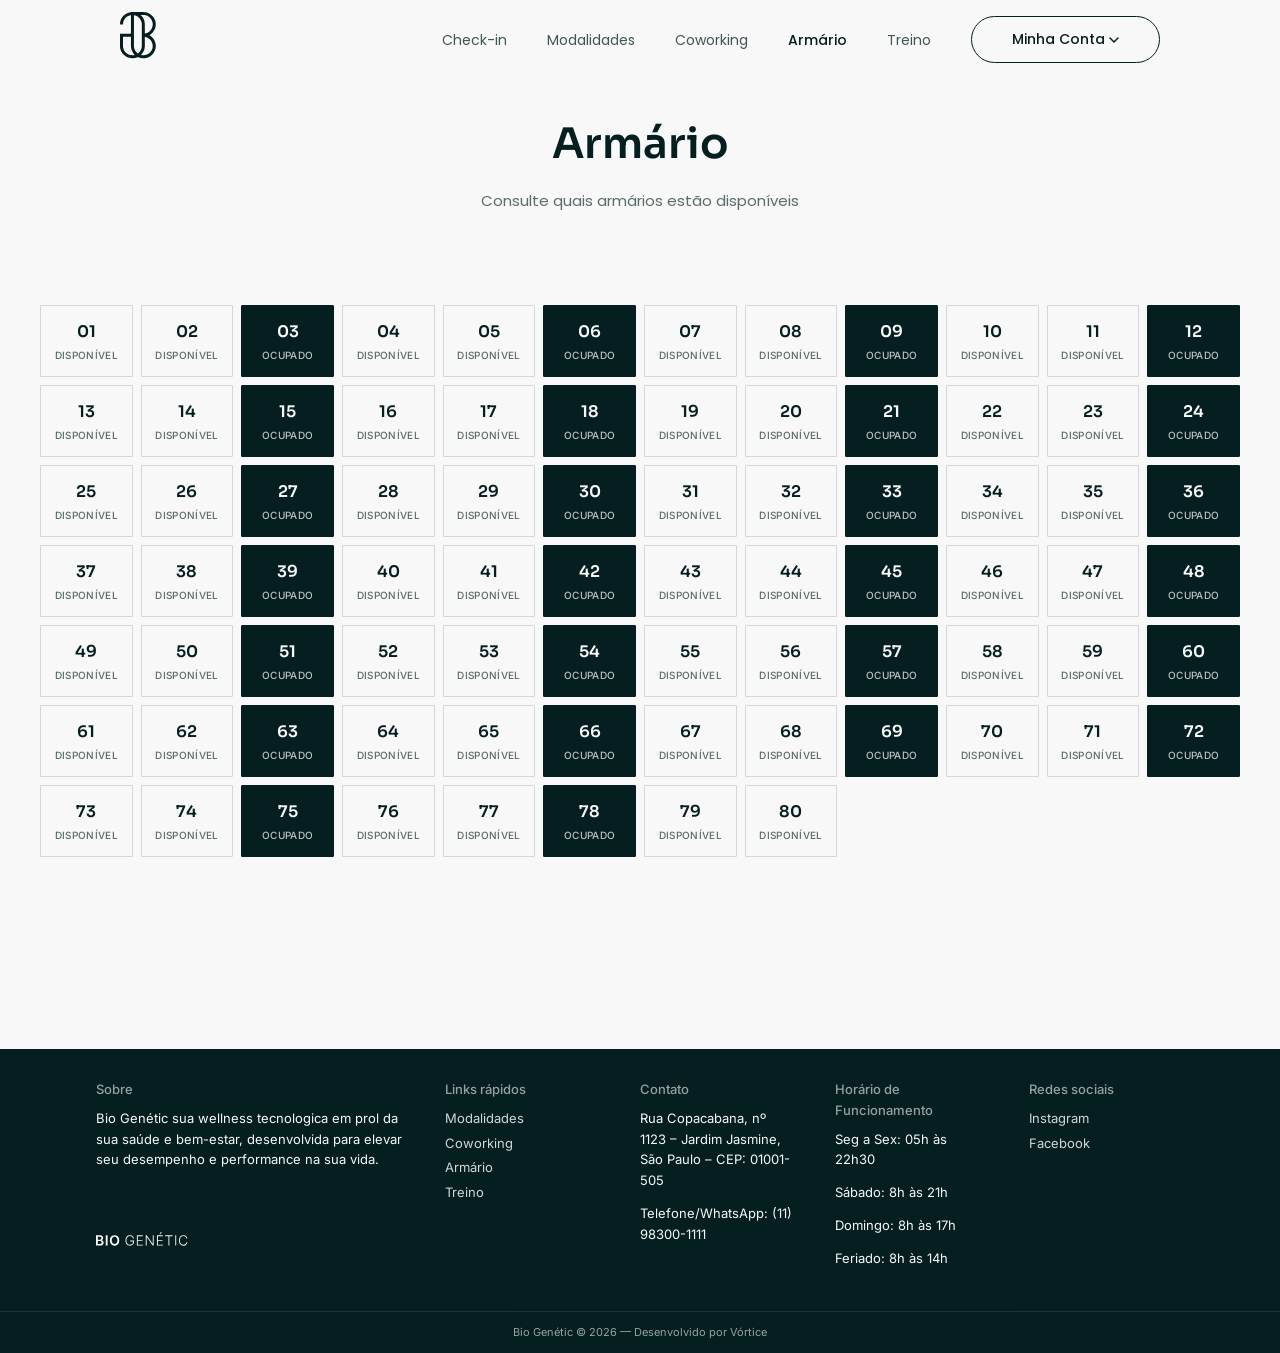
<file: html/armario.html>
<!DOCTYPE html>
<html lang="pt-BR">
<head>
  <meta charset="UTF-8">
  <meta name="viewport" content="width=device-width, initial-scale=1.0">
  <title>Armário — Bio Genétic</title>
  <link rel="icon" type="image/svg+xml" href="../img/favicon.svg">
  <link rel="alternate icon" href="../favicon.ico">
  <link rel="stylesheet" href="../css/estrutura-midia.css">
  <link rel="stylesheet" href="../css/estilo.css">
</head>
<body>

  <header class="nav">
    <div class="nav__container">
      <a href="check-in.html" class="nav__logo" aria-label="Bio Genétic — área do aluno"><svg width="36" height="47" viewBox="0 0 36 47" fill="none" xmlns="http://www.w3.org/2000/svg" aria-hidden="true">
<path d="M11.8078 46.263C8.53942 46.0858 5.78566 44.844 3.52068 42.5678C1.54963 40.5869 0.422192 38.1915 0.0782636 35.4304C0.013766 34.9126 0.0019341 34.3952 0.00176602 33.876C0.000505247 29.9794 0.000397252 26.0828 9.68228e-07 22.1862C-5.18328e-05 21.6599 0.000142623 21.6584 0.54867 21.6584C3.82703 21.6581 7.10539 21.659 10.3838 21.6584C10.9212 21.6584 10.9337 21.6478 10.9338 21.111C10.9349 15.3181 10.9348 9.52512 10.9341 3.73217C10.934 3.21719 10.8493 3.1567 10.319 3.27546C6.46986 4.13749 3.57954 7.3148 3.1054 11.1948C3.07231 11.4655 3.02438 11.7341 3.03523 12.0069C3.04619 12.2824 2.93145 12.4155 2.64441 12.4132C1.897 12.4073 1.14948 12.4067 0.402063 12.412C0.0989953 12.4141 -0.0104813 12.2831 0.000959139 11.9829C0.120058 8.85762 1.2463 6.15082 3.40823 3.86737C5.06921 2.11304 7.0875 0.972789 9.44014 0.400193C10.5657 0.126244 11.714 0.0208789 12.8662 0.0148872C16.2887 -0.00291407 19.7114 -0.00511785 23.134 0.0102609C25.738 0.0219611 28.1709 0.673348 30.3237 2.14849C32.9098 3.92053 34.6291 6.31151 35.3993 9.35925C36.0371 11.8829 35.893 14.356 34.9475 16.7696C33.9181 19.3973 32.1756 21.4527 29.7281 22.9103C29.6088 22.9813 29.4635 23.025 29.3707 23.1841C29.9267 23.5457 30.5017 23.8768 31.0221 24.2864C33.6259 26.3356 35.2085 29.001 35.6632 32.246C36.1912 36.0147 35.1411 39.3875 32.5787 42.2236C30.5514 44.4675 27.9868 45.7977 24.9482 46.1881C22.5756 46.4929 20.3046 46.1513 18.1324 45.1639C17.9465 45.0794 17.7847 45.0926 17.6076 45.1745C16.0298 45.9042 14.3599 46.2441 12.6282 46.3089C12.3678 46.3186 12.1057 46.2802 11.8078 46.263ZM18.5243 41.0576C20.6223 39.1955 21.7967 36.8974 21.8014 34.0812C21.8137 26.667 21.8072 19.2529 21.8009 11.8387C21.8006 11.4516 21.7777 11.0546 21.6906 10.6792C20.7986 6.83412 18.4771 4.32496 14.5957 3.29594C14.0096 3.14056 13.9691 3.18404 13.9691 3.78122C13.969 13.8702 13.9691 23.9592 13.9684 34.0482C13.9684 34.4894 13.9746 34.9278 14.0455 35.3669C14.4194 37.6806 15.5211 39.5893 17.3065 41.1109C17.8821 41.6014 17.8998 41.581 18.5243 41.0576ZM10.9348 29.438C10.9348 28.0094 10.924 26.5807 10.9422 25.1523C10.947 24.7793 10.8305 24.6602 10.4507 24.6626C8.14309 24.6769 5.83527 24.6784 3.5277 24.6604C3.13039 24.6573 3.01132 24.7691 3.01324 25.1635C3.02737 28.0726 3.01719 30.9817 3.02249 33.8909C3.02344 34.4086 3.02611 34.9259 3.11817 35.442C3.51846 37.6861 4.55356 39.5796 6.31023 41.0554C8.36429 42.7811 10.7634 43.4639 13.4317 43.2358C13.8759 43.1978 14.3311 43.1496 14.7941 42.9354C14.3732 42.5064 13.9787 42.1102 13.631 41.6716C11.8715 39.4522 10.9573 36.9378 10.937 34.1134C10.9259 32.5809 10.9348 31.0484 10.9348 29.438ZM32.7351 12.0629C32.6773 10.2813 32.161 8.64456 31.1522 7.16489C29.8444 5.24673 28.0526 4.00152 25.8117 3.35951C24.2306 2.90656 22.6094 3.11084 21.0063 3.01866C20.918 3.01358 20.8203 3.03254 20.7192 3.21408C20.9279 3.44404 21.1973 3.6148 21.4104 3.83821C23.629 6.16438 24.8007 8.92806 24.833 12.1318C24.8631 15.1191 24.8427 18.107 24.8348 21.0945C24.834 21.4108 24.9035 21.5575 25.2593 21.48C26.9639 21.1084 28.475 20.3529 29.7347 19.1641C31.7525 17.2598 32.7812 14.919 32.7351 12.0629ZM31.237 28.9189C29.8196 26.8408 27.9031 25.4694 25.4241 24.8977C24.8483 24.765 24.8412 24.7708 24.8408 25.3786C24.8393 27.4555 24.8561 29.5325 24.837 31.6092C24.8256 32.8531 24.9031 34.0973 24.7693 35.3416C24.5049 37.8016 23.5569 39.9666 21.9749 41.8671C21.6703 42.2329 21.3361 42.5745 21.0064 42.9372C23.4869 43.7445 27.6856 43.2388 30.4748 40.0491C33.1358 37.0061 33.4972 32.4146 31.237 28.9189Z" fill="#051F20"/>
</svg></a>

      <nav class="nav__links" id="nav-links">
        <a href="check-in.html">Check-in</a>
        <a href="modalidades-agendamento.html">Modalidades</a>
        <a href="coworking.html">Coworking</a>
        <a href="armario.html" class="is-active">Armário</a>
        <a href="treino.html">Treino</a>
        <div class="user-menu">
          <button type="button" class="user-menu__toggle btn btn--outline" id="user-menu-toggle" aria-haspopup="true" aria-expanded="false" aria-controls="user-menu-dropdown">
            Minha Conta
            <svg width="10" height="6" viewBox="0 0 10 6" fill="none" aria-hidden="true"><path d="M1 1L5 5L9 1" stroke="currentColor" stroke-width="1.5" stroke-linecap="round" stroke-linejoin="round"/></svg>
          </button>
          <div class="user-menu__dropdown" id="user-menu-dropdown" role="menu" aria-label="Menu do usuário">
            <button type="button" class="user-menu__item" role="menuitem">Editar Perfil</button>
            <button type="button" class="user-menu__item" role="menuitem">Contratos</button>
            <a href="index.html" class="user-menu__item" role="menuitem">Sair</a>
          </div>
        </div>
      </nav>
      <button class="nav__toggle" id="nav-toggle" aria-label="Abrir menu" aria-expanded="false">
        <span></span><span></span><span></span>
      </button>
    </div>
  </header>

  <main class="container">
    <section class="hero">
      <h1>Armário</h1>
      <p class="hero__subtitle">Consulte quais armários estão disponíveis</p>
    </section>

    <section class="armario-grid">
        <div class="armario-item"><span class="armario-item__numero">01</span><span class="armario-item__status">Disponível</span></div>
        <div class="armario-item"><span class="armario-item__numero">02</span><span class="armario-item__status">Disponível</span></div>
        <div class="armario-item armario-item--ocupado"><span class="armario-item__numero">03</span><span class="armario-item__status">Ocupado</span></div>
        <div class="armario-item"><span class="armario-item__numero">04</span><span class="armario-item__status">Disponível</span></div>
        <div class="armario-item"><span class="armario-item__numero">05</span><span class="armario-item__status">Disponível</span></div>
        <div class="armario-item armario-item--ocupado"><span class="armario-item__numero">06</span><span class="armario-item__status">Ocupado</span></div>
        <div class="armario-item"><span class="armario-item__numero">07</span><span class="armario-item__status">Disponível</span></div>
        <div class="armario-item"><span class="armario-item__numero">08</span><span class="armario-item__status">Disponível</span></div>
        <div class="armario-item armario-item--ocupado"><span class="armario-item__numero">09</span><span class="armario-item__status">Ocupado</span></div>
        <div class="armario-item"><span class="armario-item__numero">10</span><span class="armario-item__status">Disponível</span></div>
        <div class="armario-item"><span class="armario-item__numero">11</span><span class="armario-item__status">Disponível</span></div>
        <div class="armario-item armario-item--ocupado"><span class="armario-item__numero">12</span><span class="armario-item__status">Ocupado</span></div>
        <div class="armario-item"><span class="armario-item__numero">13</span><span class="armario-item__status">Disponível</span></div>
        <div class="armario-item"><span class="armario-item__numero">14</span><span class="armario-item__status">Disponível</span></div>
        <div class="armario-item armario-item--ocupado"><span class="armario-item__numero">15</span><span class="armario-item__status">Ocupado</span></div>
        <div class="armario-item"><span class="armario-item__numero">16</span><span class="armario-item__status">Disponível</span></div>
        <div class="armario-item"><span class="armario-item__numero">17</span><span class="armario-item__status">Disponível</span></div>
        <div class="armario-item armario-item--ocupado"><span class="armario-item__numero">18</span><span class="armario-item__status">Ocupado</span></div>
        <div class="armario-item"><span class="armario-item__numero">19</span><span class="armario-item__status">Disponível</span></div>
        <div class="armario-item"><span class="armario-item__numero">20</span><span class="armario-item__status">Disponível</span></div>
        <div class="armario-item armario-item--ocupado"><span class="armario-item__numero">21</span><span class="armario-item__status">Ocupado</span></div>
        <div class="armario-item"><span class="armario-item__numero">22</span><span class="armario-item__status">Disponível</span></div>
        <div class="armario-item"><span class="armario-item__numero">23</span><span class="armario-item__status">Disponível</span></div>
        <div class="armario-item armario-item--ocupado"><span class="armario-item__numero">24</span><span class="armario-item__status">Ocupado</span></div>
        <div class="armario-item"><span class="armario-item__numero">25</span><span class="armario-item__status">Disponível</span></div>
        <div class="armario-item"><span class="armario-item__numero">26</span><span class="armario-item__status">Disponível</span></div>
        <div class="armario-item armario-item--ocupado"><span class="armario-item__numero">27</span><span class="armario-item__status">Ocupado</span></div>
        <div class="armario-item"><span class="armario-item__numero">28</span><span class="armario-item__status">Disponível</span></div>
        <div class="armario-item"><span class="armario-item__numero">29</span><span class="armario-item__status">Disponível</span></div>
        <div class="armario-item armario-item--ocupado"><span class="armario-item__numero">30</span><span class="armario-item__status">Ocupado</span></div>
        <div class="armario-item"><span class="armario-item__numero">31</span><span class="armario-item__status">Disponível</span></div>
        <div class="armario-item"><span class="armario-item__numero">32</span><span class="armario-item__status">Disponível</span></div>
        <div class="armario-item armario-item--ocupado"><span class="armario-item__numero">33</span><span class="armario-item__status">Ocupado</span></div>
        <div class="armario-item"><span class="armario-item__numero">34</span><span class="armario-item__status">Disponível</span></div>
        <div class="armario-item"><span class="armario-item__numero">35</span><span class="armario-item__status">Disponível</span></div>
        <div class="armario-item armario-item--ocupado"><span class="armario-item__numero">36</span><span class="armario-item__status">Ocupado</span></div>
        <div class="armario-item"><span class="armario-item__numero">37</span><span class="armario-item__status">Disponível</span></div>
        <div class="armario-item"><span class="armario-item__numero">38</span><span class="armario-item__status">Disponível</span></div>
        <div class="armario-item armario-item--ocupado"><span class="armario-item__numero">39</span><span class="armario-item__status">Ocupado</span></div>
        <div class="armario-item"><span class="armario-item__numero">40</span><span class="armario-item__status">Disponível</span></div>
        <div class="armario-item"><span class="armario-item__numero">41</span><span class="armario-item__status">Disponível</span></div>
        <div class="armario-item armario-item--ocupado"><span class="armario-item__numero">42</span><span class="armario-item__status">Ocupado</span></div>
        <div class="armario-item"><span class="armario-item__numero">43</span><span class="armario-item__status">Disponível</span></div>
        <div class="armario-item"><span class="armario-item__numero">44</span><span class="armario-item__status">Disponível</span></div>
        <div class="armario-item armario-item--ocupado"><span class="armario-item__numero">45</span><span class="armario-item__status">Ocupado</span></div>
        <div class="armario-item"><span class="armario-item__numero">46</span><span class="armario-item__status">Disponível</span></div>
        <div class="armario-item"><span class="armario-item__numero">47</span><span class="armario-item__status">Disponível</span></div>
        <div class="armario-item armario-item--ocupado"><span class="armario-item__numero">48</span><span class="armario-item__status">Ocupado</span></div>
        <div class="armario-item"><span class="armario-item__numero">49</span><span class="armario-item__status">Disponível</span></div>
        <div class="armario-item"><span class="armario-item__numero">50</span><span class="armario-item__status">Disponível</span></div>
        <div class="armario-item armario-item--ocupado"><span class="armario-item__numero">51</span><span class="armario-item__status">Ocupado</span></div>
        <div class="armario-item"><span class="armario-item__numero">52</span><span class="armario-item__status">Disponível</span></div>
        <div class="armario-item"><span class="armario-item__numero">53</span><span class="armario-item__status">Disponível</span></div>
        <div class="armario-item armario-item--ocupado"><span class="armario-item__numero">54</span><span class="armario-item__status">Ocupado</span></div>
        <div class="armario-item"><span class="armario-item__numero">55</span><span class="armario-item__status">Disponível</span></div>
        <div class="armario-item"><span class="armario-item__numero">56</span><span class="armario-item__status">Disponível</span></div>
        <div class="armario-item armario-item--ocupado"><span class="armario-item__numero">57</span><span class="armario-item__status">Ocupado</span></div>
        <div class="armario-item"><span class="armario-item__numero">58</span><span class="armario-item__status">Disponível</span></div>
        <div class="armario-item"><span class="armario-item__numero">59</span><span class="armario-item__status">Disponível</span></div>
        <div class="armario-item armario-item--ocupado"><span class="armario-item__numero">60</span><span class="armario-item__status">Ocupado</span></div>
        <div class="armario-item"><span class="armario-item__numero">61</span><span class="armario-item__status">Disponível</span></div>
        <div class="armario-item"><span class="armario-item__numero">62</span><span class="armario-item__status">Disponível</span></div>
        <div class="armario-item armario-item--ocupado"><span class="armario-item__numero">63</span><span class="armario-item__status">Ocupado</span></div>
        <div class="armario-item"><span class="armario-item__numero">64</span><span class="armario-item__status">Disponível</span></div>
        <div class="armario-item"><span class="armario-item__numero">65</span><span class="armario-item__status">Disponível</span></div>
        <div class="armario-item armario-item--ocupado"><span class="armario-item__numero">66</span><span class="armario-item__status">Ocupado</span></div>
        <div class="armario-item"><span class="armario-item__numero">67</span><span class="armario-item__status">Disponível</span></div>
        <div class="armario-item"><span class="armario-item__numero">68</span><span class="armario-item__status">Disponível</span></div>
        <div class="armario-item armario-item--ocupado"><span class="armario-item__numero">69</span><span class="armario-item__status">Ocupado</span></div>
        <div class="armario-item"><span class="armario-item__numero">70</span><span class="armario-item__status">Disponível</span></div>
        <div class="armario-item"><span class="armario-item__numero">71</span><span class="armario-item__status">Disponível</span></div>
        <div class="armario-item armario-item--ocupado"><span class="armario-item__numero">72</span><span class="armario-item__status">Ocupado</span></div>
        <div class="armario-item"><span class="armario-item__numero">73</span><span class="armario-item__status">Disponível</span></div>
        <div class="armario-item"><span class="armario-item__numero">74</span><span class="armario-item__status">Disponível</span></div>
        <div class="armario-item armario-item--ocupado"><span class="armario-item__numero">75</span><span class="armario-item__status">Ocupado</span></div>
        <div class="armario-item"><span class="armario-item__numero">76</span><span class="armario-item__status">Disponível</span></div>
        <div class="armario-item"><span class="armario-item__numero">77</span><span class="armario-item__status">Disponível</span></div>
        <div class="armario-item armario-item--ocupado"><span class="armario-item__numero">78</span><span class="armario-item__status">Ocupado</span></div>
        <div class="armario-item"><span class="armario-item__numero">79</span><span class="armario-item__status">Disponível</span></div>
        <div class="armario-item"><span class="armario-item__numero">80</span><span class="armario-item__status">Disponível</span></div>
    </section>
  </main>

  <footer class="footer">
    <div class="footer__grid">
      <div>
        <h3>Sobre</h3>
        <p class="footer__sobre">Bio Genétic sua wellness tecnologica em prol da sua saúde e bem-estar, desenvolvida para elevar seu desempenho e performance na sua vida.</p>
        <svg class="footer__logo" width="92" height="14" viewBox="0 0 92 14" fill="none" xmlns="http://www.w3.org/2000/svg" aria-hidden="true">
<path d="M-3.48687e-06 13.4979V3.31605H3.89772C4.63352 3.31605 5.24503 3.43205 5.73224 3.66406C6.22277 3.89275 6.58901 4.20596 6.83096 4.60369C7.07623 5.00141 7.19886 5.45217 7.19886 5.95596C7.19886 6.37026 7.11931 6.7249 6.96022 7.01988C6.80113 7.31155 6.58735 7.54853 6.31889 7.73082C6.05042 7.91311 5.75047 8.04403 5.41903 8.12357V8.22301C5.7803 8.24289 6.12665 8.35392 6.45809 8.5561C6.79285 8.75497 7.06628 9.03669 7.27841 9.40127C7.49053 9.76586 7.59659 10.2067 7.59659 10.7237C7.59659 11.2507 7.46898 11.7247 7.21378 12.1456C6.95857 12.5632 6.5741 12.893 6.06037 13.1349C5.54663 13.3769 4.90033 13.4979 4.12145 13.4979H-3.48687e-06ZM1.84446 11.9567H3.82812C4.49763 11.9567 4.97987 11.8291 5.27485 11.5739C5.57315 11.3153 5.7223 10.9839 5.7223 10.5795C5.7223 10.2779 5.64772 10.0061 5.49858 9.7642C5.34943 9.51893 5.13731 9.3267 4.86221 9.18749C4.58712 9.04498 4.25899 8.97372 3.87784 8.97372H1.84446V11.9567ZM1.84446 7.6463H3.66903C3.98721 7.6463 4.27391 7.5883 4.52912 7.4723C4.78432 7.35298 4.98485 7.1856 5.13068 6.97016C5.27983 6.75141 5.3544 6.49289 5.3544 6.1946C5.3544 5.80018 5.2152 5.47537 4.93679 5.22016C4.66169 4.96496 4.25236 4.83735 3.7088 4.83735H1.84446V7.6463ZM11.6056 3.31605V13.4979H9.76117V3.31605H11.6056ZM23.261 8.40695C23.261 9.50402 23.0555 10.4436 22.6445 11.2258C22.2368 12.0047 21.68 12.6013 20.974 13.0156C20.2714 13.4299 19.4743 13.6371 18.5827 13.6371C17.6911 13.6371 16.8924 13.4299 16.1864 13.0156C15.4838 12.598 14.9269 11.9998 14.5159 11.2209C14.1083 10.4387 13.9044 9.5007 13.9044 8.40695C13.9044 7.30989 14.1083 6.37192 14.5159 5.59303C14.9269 4.81084 15.4838 4.21259 16.1864 3.79829C16.8924 3.38399 17.6911 3.17684 18.5827 3.17684C19.4743 3.17684 20.2714 3.38399 20.974 3.79829C21.68 4.21259 22.2368 4.81084 22.6445 5.59303C23.0555 6.37192 23.261 7.30989 23.261 8.40695ZM21.4066 8.40695C21.4066 7.6347 21.2856 6.98342 21.0436 6.45312C20.805 5.9195 20.4736 5.5168 20.0493 5.24502C19.6251 4.96993 19.1362 4.83238 18.5827 4.83238C18.0292 4.83238 17.5403 4.96993 17.1161 5.24502C16.6918 5.5168 16.3588 5.9195 16.1168 6.45312C15.8782 6.98342 15.7588 7.6347 15.7588 8.40695C15.7588 9.17921 15.8782 9.83214 16.1168 10.3658C16.3588 10.8961 16.6918 11.2988 17.1161 11.5739C17.5403 11.8456 18.0292 11.9815 18.5827 11.9815C19.1362 11.9815 19.6251 11.8456 20.0493 11.5739C20.4736 11.2988 20.805 10.8961 21.0436 10.3658C21.2856 9.83214 21.4066 9.17921 21.4066 8.40695ZM36.9902 6.49786C36.8974 6.1598 36.7615 5.84327 36.5825 5.54829C36.4035 5.24999 36.1815 4.98981 35.9163 4.76775C35.6545 4.54237 35.3512 4.36671 35.0065 4.24076C34.6651 4.11481 34.284 4.05184 33.863 4.05184C33.2002 4.05184 32.6069 4.22419 32.0832 4.56889C31.5595 4.91358 31.1452 5.41074 30.8403 6.06036C30.5387 6.70998 30.3879 7.49218 30.3879 8.40695C30.3879 9.31841 30.5404 10.099 30.8453 10.7486C31.1502 11.3982 31.5678 11.897 32.0981 12.245C32.6317 12.5897 33.2416 12.7621 33.9277 12.7621C34.5541 12.7621 35.1076 12.6229 35.5882 12.3445C36.0688 12.066 36.4433 11.6683 36.7118 11.1513C36.9835 10.6342 37.1161 10.0194 37.1095 9.30681L37.4078 9.40127H34.1464V8.56605H38.0143V9.40127C38.0143 10.2696 37.8387 11.0204 37.4873 11.6534C37.136 12.2865 36.6538 12.7753 36.0406 13.12C35.4274 13.4647 34.7231 13.6371 33.9277 13.6371C33.0394 13.6371 32.2622 13.4233 31.596 12.9957C30.9298 12.5649 30.4111 11.9583 30.0399 11.1761C29.672 10.3906 29.488 9.46756 29.488 8.40695C29.488 7.60819 29.5941 6.8873 29.8062 6.24431C30.0183 5.60132 30.3183 5.05113 30.7061 4.59374C31.0972 4.13636 31.5595 3.78669 32.0932 3.54474C32.6268 3.29947 33.2167 3.17684 33.863 3.17684C34.4199 3.17684 34.9286 3.26467 35.3893 3.44033C35.8533 3.616 36.261 3.85795 36.6123 4.16619C36.967 4.47111 37.257 4.82409 37.4824 5.22514C37.7111 5.62286 37.8652 6.04711 37.9447 6.49786H36.9902ZM40.8824 13.4979V3.31605H46.7886V4.15127H41.8121V7.98437H46.4754V8.8196H41.8121V12.6626H46.8881V13.4979H40.8824ZM57.6846 3.31605V13.4979H56.7797L50.7641 4.97159H50.6846V13.4979H49.7549V3.31605H50.6547L56.6903 11.8523H56.7698V3.31605H57.6846ZM60.9516 13.4979V3.31605H66.8579V4.15127H61.8813V7.98437H66.5446V8.8196H61.8813V12.6626H66.9573V13.4979H60.9516ZM63.4921 2.2571L64.7648 -6.07967e-06H65.8138L64.2875 2.2571H63.4921ZM69.2076 4.15127V3.31605H76.5904V4.15127H73.3639V13.4979H72.4342V4.15127H69.2076ZM80.1732 3.31605V13.4979H79.2435V3.31605H80.1732ZM91.4146 6.49786H90.48C90.4104 6.14985 90.2844 5.82836 90.1021 5.53337C89.9231 5.23508 89.6978 4.9749 89.426 4.75284C89.1542 4.53077 88.846 4.35842 88.5013 4.23579C88.1566 4.11316 87.7837 4.05184 87.3827 4.05184C86.7397 4.05184 86.153 4.21922 85.6227 4.55397C85.0957 4.88873 84.6731 5.38091 84.355 6.03053C84.0401 6.67684 83.8827 7.46898 83.8827 8.40695C83.8827 9.35156 84.0401 10.147 84.355 10.7933C84.6731 11.4396 85.0957 11.9302 85.6227 12.2649C86.153 12.5963 86.7397 12.7621 87.3827 12.7621C87.7837 12.7621 88.1566 12.7008 88.5013 12.5781C88.846 12.4555 89.1542 12.2848 89.426 12.066C89.6978 11.844 89.9231 11.5838 90.1021 11.2855C90.2844 10.9872 90.4104 10.6641 90.48 10.316H91.4146C91.3318 10.7834 91.176 11.2192 90.9473 11.6236C90.7219 12.0246 90.4336 12.3759 90.0822 12.6776C89.7342 12.9792 89.3332 13.2145 88.8791 13.3835C88.425 13.5526 87.9262 13.6371 87.3827 13.6371C86.5276 13.6371 85.7686 13.4233 85.1057 12.9957C84.4428 12.5649 83.9224 11.9583 83.5446 11.1761C83.1701 10.3939 82.9828 9.47088 82.9828 8.40695C82.9828 7.34303 83.1701 6.41998 83.5446 5.63778C83.9224 4.85558 84.4428 4.2507 85.1057 3.82315C85.7686 3.39228 86.5276 3.17684 87.3827 3.17684C87.9262 3.17684 88.425 3.26136 88.8791 3.43039C89.3332 3.59611 89.7342 3.83143 90.0822 4.13636C90.4336 4.43797 90.7219 4.78929 90.9473 5.19034C91.176 5.59138 91.3318 6.02722 91.4146 6.49786Z" fill="#f8f8f8"/>
</svg>
      </div>
      <div>
        <h3>Links rápidos</h3>
        <a href="modalidades-agendamento.html">Modalidades</a>
        <a href="coworking.html">Coworking</a>
        <a href="armario.html">Armário</a>
        <a href="treino.html">Treino</a>
      </div>
      <div>
        <h3>Contato</h3>
        <p>Rua Copacabana, nº 1123 – Jardim Jasmine, São Paulo – CEP: 01001-505</p>
        <p>Telefone/WhatsApp: (11) 98300-1111</p>
      </div>
      <div>
        <h3>Horário de Funcionamento</h3>
        <p>Seg a Sex: 05h às 22h30</p>
        <p>Sábado: 8h às 21h</p>
        <p>Domingo: 8h às 17h</p>
        <p>Feriado: 8h às 14h</p>
      </div>
      <div>
        <h3>Redes sociais</h3>
        <a href="https://www.instagram.com/">Instagram</a>
        <a href="https://www.facebook.com/">Facebook</a>
      </div>
    </div>
    <div class="footer__bottom">Bio Genétic © 2026 — Desenvolvido por Vórtice</div>
  </footer>

  <script src="../js/script.js"></script>
</body>
</html>
</file>
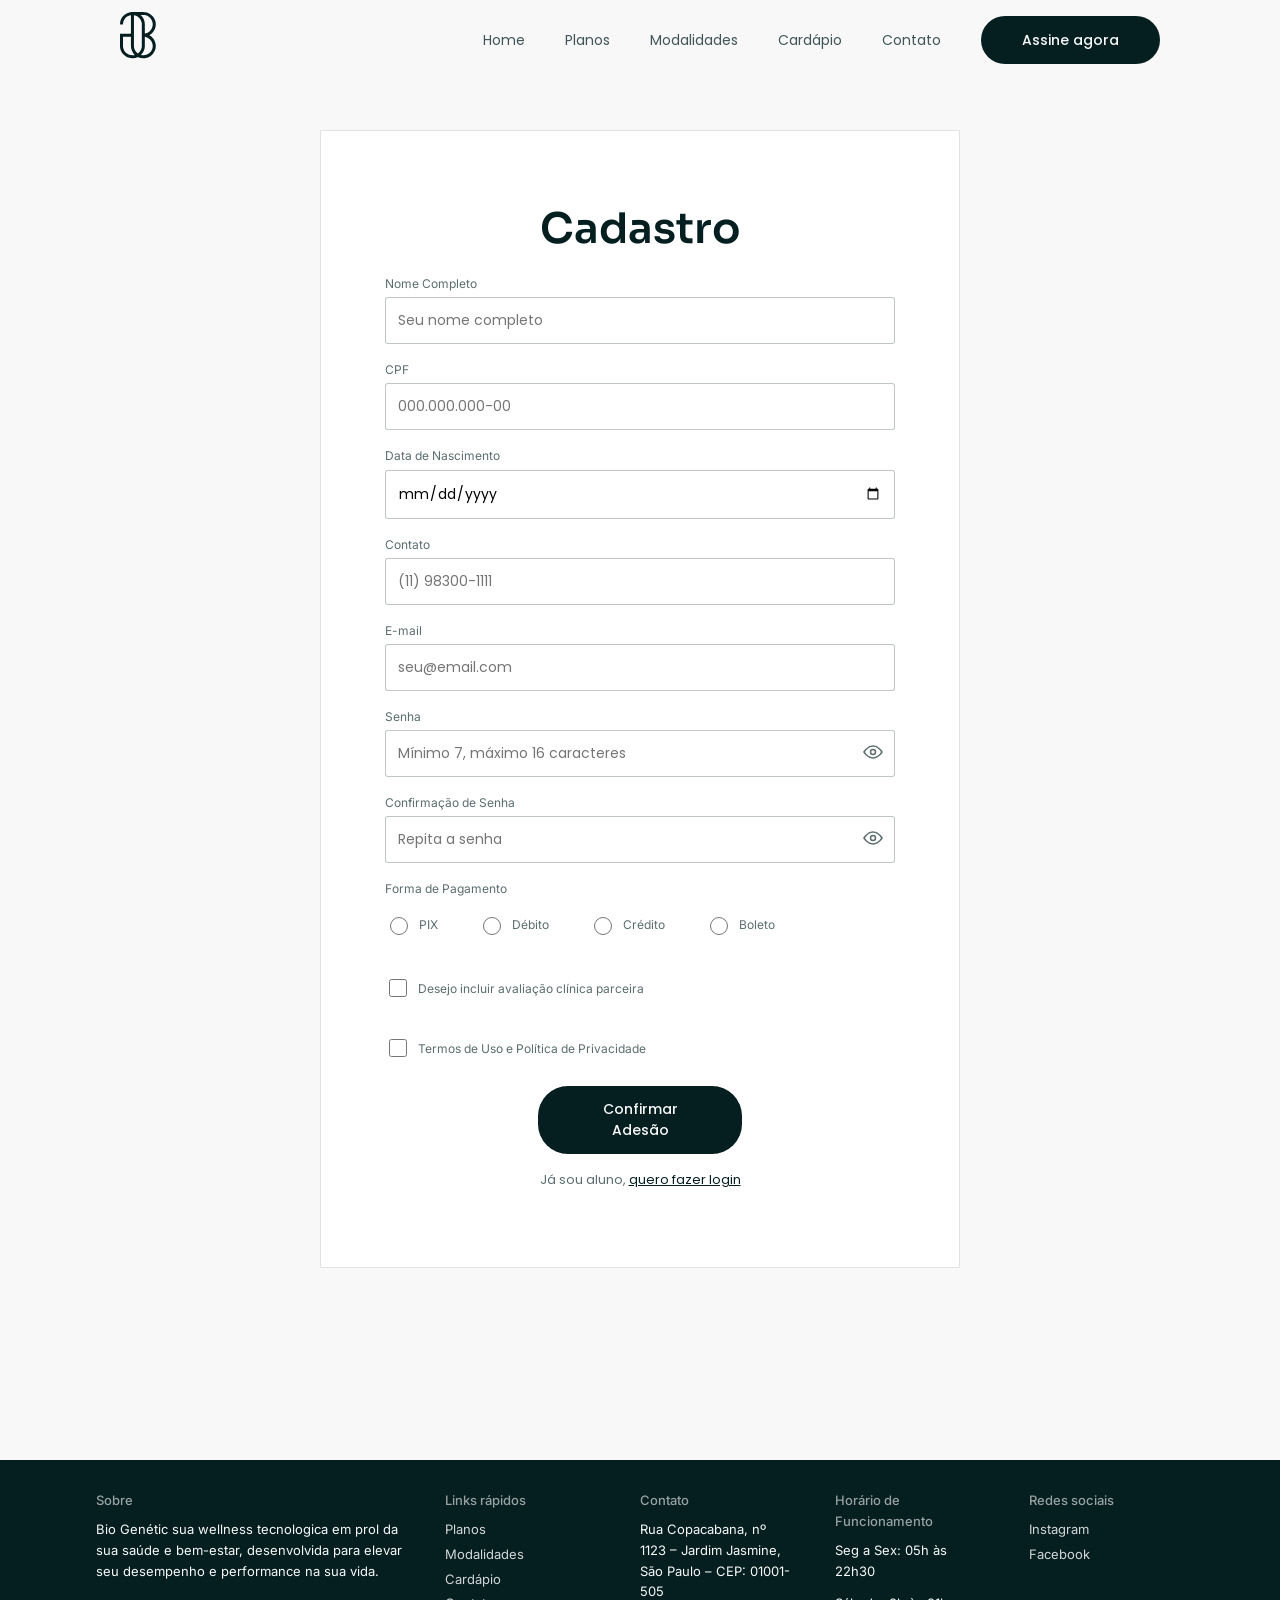
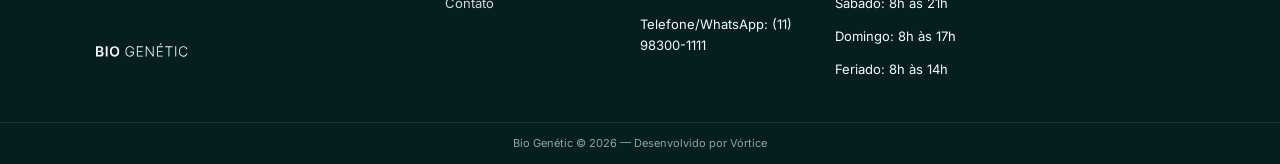
<file: html/cadastro.html>
<!DOCTYPE html>
<html lang="pt-BR">
<head>
  <meta charset="UTF-8">
  <meta name="viewport" content="width=device-width, initial-scale=1.0">
  <title>Cadastro — Bio Genétic</title>
  <link rel="icon" type="image/svg+xml" href="../img/favicon.svg">
  <link rel="alternate icon" href="../favicon.ico">
  <link rel="stylesheet" href="../css/estrutura-midia.css">
  <link rel="stylesheet" href="../css/estilo.css">
</head>
<body>

  <header class="nav">
    <div class="nav__container">
      <a href="../html/index.html" class="nav__logo" aria-label="Bio Genétic — página inicial"><svg width="36" height="47" viewBox="0 0 36 47" fill="none" xmlns="http://www.w3.org/2000/svg" aria-hidden="true">
<path d="M11.8078 46.263C8.53942 46.0858 5.78566 44.844 3.52068 42.5678C1.54963 40.5869 0.422192 38.1915 0.0782636 35.4304C0.013766 34.9126 0.0019341 34.3952 0.00176602 33.876C0.000505247 29.9794 0.000397252 26.0828 9.68228e-07 22.1862C-5.18328e-05 21.6599 0.000142623 21.6584 0.54867 21.6584C3.82703 21.6581 7.10539 21.659 10.3838 21.6584C10.9212 21.6584 10.9337 21.6478 10.9338 21.111C10.9349 15.3181 10.9348 9.52512 10.9341 3.73217C10.934 3.21719 10.8493 3.1567 10.319 3.27546C6.46986 4.13749 3.57954 7.3148 3.1054 11.1948C3.07231 11.4655 3.02438 11.7341 3.03523 12.0069C3.04619 12.2824 2.93145 12.4155 2.64441 12.4132C1.897 12.4073 1.14948 12.4067 0.402063 12.412C0.0989953 12.4141 -0.0104813 12.2831 0.000959139 11.9829C0.120058 8.85762 1.2463 6.15082 3.40823 3.86737C5.06921 2.11304 7.0875 0.972789 9.44014 0.400193C10.5657 0.126244 11.714 0.0208789 12.8662 0.0148872C16.2887 -0.00291407 19.7114 -0.00511785 23.134 0.0102609C25.738 0.0219611 28.1709 0.673348 30.3237 2.14849C32.9098 3.92053 34.6291 6.31151 35.3993 9.35925C36.0371 11.8829 35.893 14.356 34.9475 16.7696C33.9181 19.3973 32.1756 21.4527 29.7281 22.9103C29.6088 22.9813 29.4635 23.025 29.3707 23.1841C29.9267 23.5457 30.5017 23.8768 31.0221 24.2864C33.6259 26.3356 35.2085 29.001 35.6632 32.246C36.1912 36.0147 35.1411 39.3875 32.5787 42.2236C30.5514 44.4675 27.9868 45.7977 24.9482 46.1881C22.5756 46.4929 20.3046 46.1513 18.1324 45.1639C17.9465 45.0794 17.7847 45.0926 17.6076 45.1745C16.0298 45.9042 14.3599 46.2441 12.6282 46.3089C12.3678 46.3186 12.1057 46.2802 11.8078 46.263ZM18.5243 41.0576C20.6223 39.1955 21.7967 36.8974 21.8014 34.0812C21.8137 26.667 21.8072 19.2529 21.8009 11.8387C21.8006 11.4516 21.7777 11.0546 21.6906 10.6792C20.7986 6.83412 18.4771 4.32496 14.5957 3.29594C14.0096 3.14056 13.9691 3.18404 13.9691 3.78122C13.969 13.8702 13.9691 23.9592 13.9684 34.0482C13.9684 34.4894 13.9746 34.9278 14.0455 35.3669C14.4194 37.6806 15.5211 39.5893 17.3065 41.1109C17.8821 41.6014 17.8998 41.581 18.5243 41.0576ZM10.9348 29.438C10.9348 28.0094 10.924 26.5807 10.9422 25.1523C10.947 24.7793 10.8305 24.6602 10.4507 24.6626C8.14309 24.6769 5.83527 24.6784 3.5277 24.6604C3.13039 24.6573 3.01132 24.7691 3.01324 25.1635C3.02737 28.0726 3.01719 30.9817 3.02249 33.8909C3.02344 34.4086 3.02611 34.9259 3.11817 35.442C3.51846 37.6861 4.55356 39.5796 6.31023 41.0554C8.36429 42.7811 10.7634 43.4639 13.4317 43.2358C13.8759 43.1978 14.3311 43.1496 14.7941 42.9354C14.3732 42.5064 13.9787 42.1102 13.631 41.6716C11.8715 39.4522 10.9573 36.9378 10.937 34.1134C10.9259 32.5809 10.9348 31.0484 10.9348 29.438ZM32.7351 12.0629C32.6773 10.2813 32.161 8.64456 31.1522 7.16489C29.8444 5.24673 28.0526 4.00152 25.8117 3.35951C24.2306 2.90656 22.6094 3.11084 21.0063 3.01866C20.918 3.01358 20.8203 3.03254 20.7192 3.21408C20.9279 3.44404 21.1973 3.6148 21.4104 3.83821C23.629 6.16438 24.8007 8.92806 24.833 12.1318C24.8631 15.1191 24.8427 18.107 24.8348 21.0945C24.834 21.4108 24.9035 21.5575 25.2593 21.48C26.9639 21.1084 28.475 20.3529 29.7347 19.1641C31.7525 17.2598 32.7812 14.919 32.7351 12.0629ZM31.237 28.9189C29.8196 26.8408 27.9031 25.4694 25.4241 24.8977C24.8483 24.765 24.8412 24.7708 24.8408 25.3786C24.8393 27.4555 24.8561 29.5325 24.837 31.6092C24.8256 32.8531 24.9031 34.0973 24.7693 35.3416C24.5049 37.8016 23.5569 39.9666 21.9749 41.8671C21.6703 42.2329 21.3361 42.5745 21.0064 42.9372C23.4869 43.7445 27.6856 43.2388 30.4748 40.0491C33.1358 37.0061 33.4972 32.4146 31.237 28.9189Z" fill="#051F20"/>
</svg></a>

      <nav class="nav__links" id="nav-links">
        <a href="../html/index.html">Home</a>
        <a href="../html/planos.html">Planos</a>
        <a href="../html/modalidades.html">Modalidades</a>
        <a href="../html/cardapio.html">Cardápio</a>
        <a href="../html/contato.html">Contato</a>
        <a href="../html/planos.html" class="btn btn--primary">Assine agora</a>
      </nav>
      <button class="nav__toggle" id="nav-toggle" aria-label="Abrir menu" aria-expanded="false">
        <span></span><span></span><span></span>
      </button>
    </div>
  </header>

  <main class="container">
    <section class="cadastro-hero">
      <form class="cadastro-hero__form" id="form-cadastro" novalidate>
        <h1 id="cadastro-titulo">Cadastro</h1>

        <div class="form-group" data-campo="nome">
          <label for="nome">Nome Completo</label>
          <input type="text" id="nome" name="nome" placeholder="Seu nome completo" aria-describedby="erro-nome">
          <span class="form-error" id="erro-nome"></span>
        </div>

        <div class="form-group" data-campo="cpf">
          <label for="cpf">CPF</label>
          <input type="text" id="cpf" name="cpf" placeholder="000.000.000-00" inputmode="numeric" maxlength="14" aria-describedby="erro-cpf">
          <span class="form-error" id="erro-cpf"></span>
        </div>

        <div class="form-group" data-campo="nascimento">
          <label for="nascimento">Data de Nascimento</label>
          <input type="date" id="nascimento" name="nascimento" aria-describedby="erro-nascimento">
          <span class="form-error" id="erro-nascimento"></span>
        </div>

        <div class="form-group" data-campo="contato">
          <label for="contato">Contato</label>
          <input type="tel" id="contato" name="contato" placeholder="(11) 98300-1111" inputmode="numeric" maxlength="15" aria-describedby="erro-contato">
          <span class="form-error" id="erro-contato"></span>
        </div>

        <div class="form-group" data-campo="email">
          <label for="email">E-mail</label>
          <input type="email" id="email" name="email" placeholder="seu@email.com" aria-describedby="erro-email">
          <span class="form-error" id="erro-email"></span>
        </div>

        <div class="form-group" data-campo="senha">
          <label for="senha">Senha</label>
          <div class="input-senha">
            <input type="password" id="senha" name="senha" placeholder="Mínimo 7, máximo 16 caracteres" aria-describedby="erro-senha">
            <button type="button" class="input-senha__toggle" data-alvo="senha" aria-label="Mostrar senha">
              <svg class="icone-olho" width="20" height="20" viewBox="0 0 20 20" fill="none" aria-hidden="true">
                <path d="M1 10s3.5-6 9-6 9 6 9 6-3.5 6-9 6-9-6-9-6Z" stroke="currentColor" stroke-width="1.5"/>
                <circle cx="10" cy="10" r="2.5" stroke="currentColor" stroke-width="1.5"/>
              </svg>
              <svg class="icone-olho-fechado is-hidden" width="20" height="20" viewBox="0 0 20 20" fill="none" aria-hidden="true">
                <path d="M1 10s3.5-6 9-6 9 6 9 6-3.5 6-9 6-9-6-9-6Z" stroke="currentColor" stroke-width="1.5"/>
                <circle cx="10" cy="10" r="2.5" stroke="currentColor" stroke-width="1.5"/>
                <line x1="2" y1="18" x2="18" y2="2" stroke="currentColor" stroke-width="1.5"/>
              </svg>
            </button>
          </div>
          <span class="form-error" id="erro-senha"></span>
        </div>

        <div class="form-group" data-campo="confirmar-senha">
          <label for="confirmar-senha">Confirmação de Senha</label>
          <div class="input-senha">
            <input type="password" id="confirmar-senha" name="confirmar-senha" placeholder="Repita a senha" aria-describedby="erro-confirmar-senha">
            <button type="button" class="input-senha__toggle" data-alvo="confirmar-senha" aria-label="Mostrar senha">
              <svg class="icone-olho" width="20" height="20" viewBox="0 0 20 20" fill="none" aria-hidden="true">
                <path d="M1 10s3.5-6 9-6 9 6 9 6-3.5 6-9 6-9-6-9-6Z" stroke="currentColor" stroke-width="1.5"/>
                <circle cx="10" cy="10" r="2.5" stroke="currentColor" stroke-width="1.5"/>
              </svg>
              <svg class="icone-olho-fechado is-hidden" width="20" height="20" viewBox="0 0 20 20" fill="none" aria-hidden="true">
                <path d="M1 10s3.5-6 9-6 9 6 9 6-3.5 6-9 6-9-6-9-6Z" stroke="currentColor" stroke-width="1.5"/>
                <circle cx="10" cy="10" r="2.5" stroke="currentColor" stroke-width="1.5"/>
                <line x1="2" y1="18" x2="18" y2="2" stroke="currentColor" stroke-width="1.5"/>
              </svg>
            </button>
          </div>
          <span class="form-error" id="erro-confirmar-senha"></span>
        </div>

        <fieldset class="form-group" data-campo="pagamento">
          <legend>Forma de Pagamento</legend>
          <div class="form-radio-group">
            <label class="form-radio-option"><input type="radio" name="pagamento" value="pix" aria-describedby="erro-pagamento"> PIX</label>
            <label class="form-radio-option"><input type="radio" name="pagamento" value="debito" aria-describedby="erro-pagamento"> Débito</label>
            <label class="form-radio-option"><input type="radio" name="pagamento" value="credito" aria-describedby="erro-pagamento"> Crédito</label>
            <label class="form-radio-option"><input type="radio" name="pagamento" value="boleto" aria-describedby="erro-pagamento"> Boleto</label>
          </div>
          <span class="form-error" id="erro-pagamento"></span>
        </fieldset>

        <fieldset class="form-group is-hidden" data-campo="parcelas" id="campo-parcelas">
          <legend>Parcelas</legend>
          <div class="form-radio-group">
            <label class="form-radio-option"><input type="radio" name="parcelas" value="1x" aria-describedby="erro-parcelas"> 1x</label>
            <label class="form-radio-option"><input type="radio" name="parcelas" value="3x" aria-describedby="erro-parcelas"> 3x</label>
            <label class="form-radio-option"><input type="radio" name="parcelas" value="6x" aria-describedby="erro-parcelas"> 6x</label>
          </div>
          <span class="form-error" id="erro-parcelas"></span>
        </fieldset>

        <div class="form-group">
          <label class="form-checkbox-option">
            <input type="checkbox" id="avaliacao-clinica" name="avaliacao-clinica">
            Desejo incluir avaliação clínica parceira
          </label>
        </div>

        <div class="form-group" data-campo="termos">
          <label class="form-checkbox-option">
            <input type="checkbox" id="termos" name="termos" aria-describedby="erro-termos">
            Termos de Uso e Política de Privacidade
          </label>
          <span class="form-error" id="erro-termos"></span>
        </div>

        <button type="submit" class="btn btn--enviar">Confirmar Adesão</button>

        <p class="cadastro-hero__login">Já sou aluno, <a href="login.html">quero fazer login</a></p>

        <div class="form-success" role="status">Cadastro confirmado! Redirecionando para a área do aluno...</div>
      </form>
    </section>
  </main>

  <footer class="footer">
    <div class="footer__grid">
      <div>
        <h3>Sobre</h3>
        <p class="footer__sobre">Bio Genétic sua wellness tecnologica em prol da sua saúde e bem-estar, desenvolvida para elevar seu desempenho e performance na sua vida.</p>
        <svg class="footer__logo" width="92" height="14" viewBox="0 0 92 14" fill="none" xmlns="http://www.w3.org/2000/svg" aria-hidden="true">
<path d="M-3.48687e-06 13.4979V3.31605H3.89772C4.63352 3.31605 5.24503 3.43205 5.73224 3.66406C6.22277 3.89275 6.58901 4.20596 6.83096 4.60369C7.07623 5.00141 7.19886 5.45217 7.19886 5.95596C7.19886 6.37026 7.11931 6.7249 6.96022 7.01988C6.80113 7.31155 6.58735 7.54853 6.31889 7.73082C6.05042 7.91311 5.75047 8.04403 5.41903 8.12357V8.22301C5.7803 8.24289 6.12665 8.35392 6.45809 8.5561C6.79285 8.75497 7.06628 9.03669 7.27841 9.40127C7.49053 9.76586 7.59659 10.2067 7.59659 10.7237C7.59659 11.2507 7.46898 11.7247 7.21378 12.1456C6.95857 12.5632 6.5741 12.893 6.06037 13.1349C5.54663 13.3769 4.90033 13.4979 4.12145 13.4979H-3.48687e-06ZM1.84446 11.9567H3.82812C4.49763 11.9567 4.97987 11.8291 5.27485 11.5739C5.57315 11.3153 5.7223 10.9839 5.7223 10.5795C5.7223 10.2779 5.64772 10.0061 5.49858 9.7642C5.34943 9.51893 5.13731 9.3267 4.86221 9.18749C4.58712 9.04498 4.25899 8.97372 3.87784 8.97372H1.84446V11.9567ZM1.84446 7.6463H3.66903C3.98721 7.6463 4.27391 7.5883 4.52912 7.4723C4.78432 7.35298 4.98485 7.1856 5.13068 6.97016C5.27983 6.75141 5.3544 6.49289 5.3544 6.1946C5.3544 5.80018 5.2152 5.47537 4.93679 5.22016C4.66169 4.96496 4.25236 4.83735 3.7088 4.83735H1.84446V7.6463ZM11.6056 3.31605V13.4979H9.76117V3.31605H11.6056ZM23.261 8.40695C23.261 9.50402 23.0555 10.4436 22.6445 11.2258C22.2368 12.0047 21.68 12.6013 20.974 13.0156C20.2714 13.4299 19.4743 13.6371 18.5827 13.6371C17.6911 13.6371 16.8924 13.4299 16.1864 13.0156C15.4838 12.598 14.9269 11.9998 14.5159 11.2209C14.1083 10.4387 13.9044 9.5007 13.9044 8.40695C13.9044 7.30989 14.1083 6.37192 14.5159 5.59303C14.9269 4.81084 15.4838 4.21259 16.1864 3.79829C16.8924 3.38399 17.6911 3.17684 18.5827 3.17684C19.4743 3.17684 20.2714 3.38399 20.974 3.79829C21.68 4.21259 22.2368 4.81084 22.6445 5.59303C23.0555 6.37192 23.261 7.30989 23.261 8.40695ZM21.4066 8.40695C21.4066 7.6347 21.2856 6.98342 21.0436 6.45312C20.805 5.9195 20.4736 5.5168 20.0493 5.24502C19.6251 4.96993 19.1362 4.83238 18.5827 4.83238C18.0292 4.83238 17.5403 4.96993 17.1161 5.24502C16.6918 5.5168 16.3588 5.9195 16.1168 6.45312C15.8782 6.98342 15.7588 7.6347 15.7588 8.40695C15.7588 9.17921 15.8782 9.83214 16.1168 10.3658C16.3588 10.8961 16.6918 11.2988 17.1161 11.5739C17.5403 11.8456 18.0292 11.9815 18.5827 11.9815C19.1362 11.9815 19.6251 11.8456 20.0493 11.5739C20.4736 11.2988 20.805 10.8961 21.0436 10.3658C21.2856 9.83214 21.4066 9.17921 21.4066 8.40695ZM36.9902 6.49786C36.8974 6.1598 36.7615 5.84327 36.5825 5.54829C36.4035 5.24999 36.1815 4.98981 35.9163 4.76775C35.6545 4.54237 35.3512 4.36671 35.0065 4.24076C34.6651 4.11481 34.284 4.05184 33.863 4.05184C33.2002 4.05184 32.6069 4.22419 32.0832 4.56889C31.5595 4.91358 31.1452 5.41074 30.8403 6.06036C30.5387 6.70998 30.3879 7.49218 30.3879 8.40695C30.3879 9.31841 30.5404 10.099 30.8453 10.7486C31.1502 11.3982 31.5678 11.897 32.0981 12.245C32.6317 12.5897 33.2416 12.7621 33.9277 12.7621C34.5541 12.7621 35.1076 12.6229 35.5882 12.3445C36.0688 12.066 36.4433 11.6683 36.7118 11.1513C36.9835 10.6342 37.1161 10.0194 37.1095 9.30681L37.4078 9.40127H34.1464V8.56605H38.0143V9.40127C38.0143 10.2696 37.8387 11.0204 37.4873 11.6534C37.136 12.2865 36.6538 12.7753 36.0406 13.12C35.4274 13.4647 34.7231 13.6371 33.9277 13.6371C33.0394 13.6371 32.2622 13.4233 31.596 12.9957C30.9298 12.5649 30.4111 11.9583 30.0399 11.1761C29.672 10.3906 29.488 9.46756 29.488 8.40695C29.488 7.60819 29.5941 6.8873 29.8062 6.24431C30.0183 5.60132 30.3183 5.05113 30.7061 4.59374C31.0972 4.13636 31.5595 3.78669 32.0932 3.54474C32.6268 3.29947 33.2167 3.17684 33.863 3.17684C34.4199 3.17684 34.9286 3.26467 35.3893 3.44033C35.8533 3.616 36.261 3.85795 36.6123 4.16619C36.967 4.47111 37.257 4.82409 37.4824 5.22514C37.7111 5.62286 37.8652 6.04711 37.9447 6.49786H36.9902ZM40.8824 13.4979V3.31605H46.7886V4.15127H41.8121V7.98437H46.4754V8.8196H41.8121V12.6626H46.8881V13.4979H40.8824ZM57.6846 3.31605V13.4979H56.7797L50.7641 4.97159H50.6846V13.4979H49.7549V3.31605H50.6547L56.6903 11.8523H56.7698V3.31605H57.6846ZM60.9516 13.4979V3.31605H66.8579V4.15127H61.8813V7.98437H66.5446V8.8196H61.8813V12.6626H66.9573V13.4979H60.9516ZM63.4921 2.2571L64.7648 -6.07967e-06H65.8138L64.2875 2.2571H63.4921ZM69.2076 4.15127V3.31605H76.5904V4.15127H73.3639V13.4979H72.4342V4.15127H69.2076ZM80.1732 3.31605V13.4979H79.2435V3.31605H80.1732ZM91.4146 6.49786H90.48C90.4104 6.14985 90.2844 5.82836 90.1021 5.53337C89.9231 5.23508 89.6978 4.9749 89.426 4.75284C89.1542 4.53077 88.846 4.35842 88.5013 4.23579C88.1566 4.11316 87.7837 4.05184 87.3827 4.05184C86.7397 4.05184 86.153 4.21922 85.6227 4.55397C85.0957 4.88873 84.6731 5.38091 84.355 6.03053C84.0401 6.67684 83.8827 7.46898 83.8827 8.40695C83.8827 9.35156 84.0401 10.147 84.355 10.7933C84.6731 11.4396 85.0957 11.9302 85.6227 12.2649C86.153 12.5963 86.7397 12.7621 87.3827 12.7621C87.7837 12.7621 88.1566 12.7008 88.5013 12.5781C88.846 12.4555 89.1542 12.2848 89.426 12.066C89.6978 11.844 89.9231 11.5838 90.1021 11.2855C90.2844 10.9872 90.4104 10.6641 90.48 10.316H91.4146C91.3318 10.7834 91.176 11.2192 90.9473 11.6236C90.7219 12.0246 90.4336 12.3759 90.0822 12.6776C89.7342 12.9792 89.3332 13.2145 88.8791 13.3835C88.425 13.5526 87.9262 13.6371 87.3827 13.6371C86.5276 13.6371 85.7686 13.4233 85.1057 12.9957C84.4428 12.5649 83.9224 11.9583 83.5446 11.1761C83.1701 10.3939 82.9828 9.47088 82.9828 8.40695C82.9828 7.34303 83.1701 6.41998 83.5446 5.63778C83.9224 4.85558 84.4428 4.2507 85.1057 3.82315C85.7686 3.39228 86.5276 3.17684 87.3827 3.17684C87.9262 3.17684 88.425 3.26136 88.8791 3.43039C89.3332 3.59611 89.7342 3.83143 90.0822 4.13636C90.4336 4.43797 90.7219 4.78929 90.9473 5.19034C91.176 5.59138 91.3318 6.02722 91.4146 6.49786Z" fill="#f8f8f8"/>
</svg>
      </div>
      <div>
        <h3>Links rápidos</h3>
        <a href="../html/planos.html">Planos</a>
        <a href="../html/modalidades.html">Modalidades</a>
        <a href="../html/cardapio.html">Cardápio</a>
        <a href="../html/contato.html">Contato</a>
      </div>
      <div>
        <h3>Contato</h3>
        <p>Rua Copacabana, nº 1123 – Jardim Jasmine, São Paulo – CEP: 01001-505</p>
        <p>Telefone/WhatsApp: (11) 98300-1111</p>
      </div>
      <div>
        <h3>Horário de Funcionamento</h3>
        <p>Seg a Sex: 05h às 22h30</p>
        <p>Sábado: 8h às 21h</p>
        <p>Domingo: 8h às 17h</p>
        <p>Feriado: 8h às 14h</p>
      </div>
      <div>
        <h3>Redes sociais</h3>
        <a href="https://www.instagram.com/">Instagram</a>
        <a href="https://www.facebook.com/">Facebook</a>
      </div>
    </div>
    <div class="footer__bottom">Bio Genétic © 2026 — Desenvolvido por Vórtice</div>
  </footer>

  <script src="../js/script.js"></script>
</body>
</html>
</file>
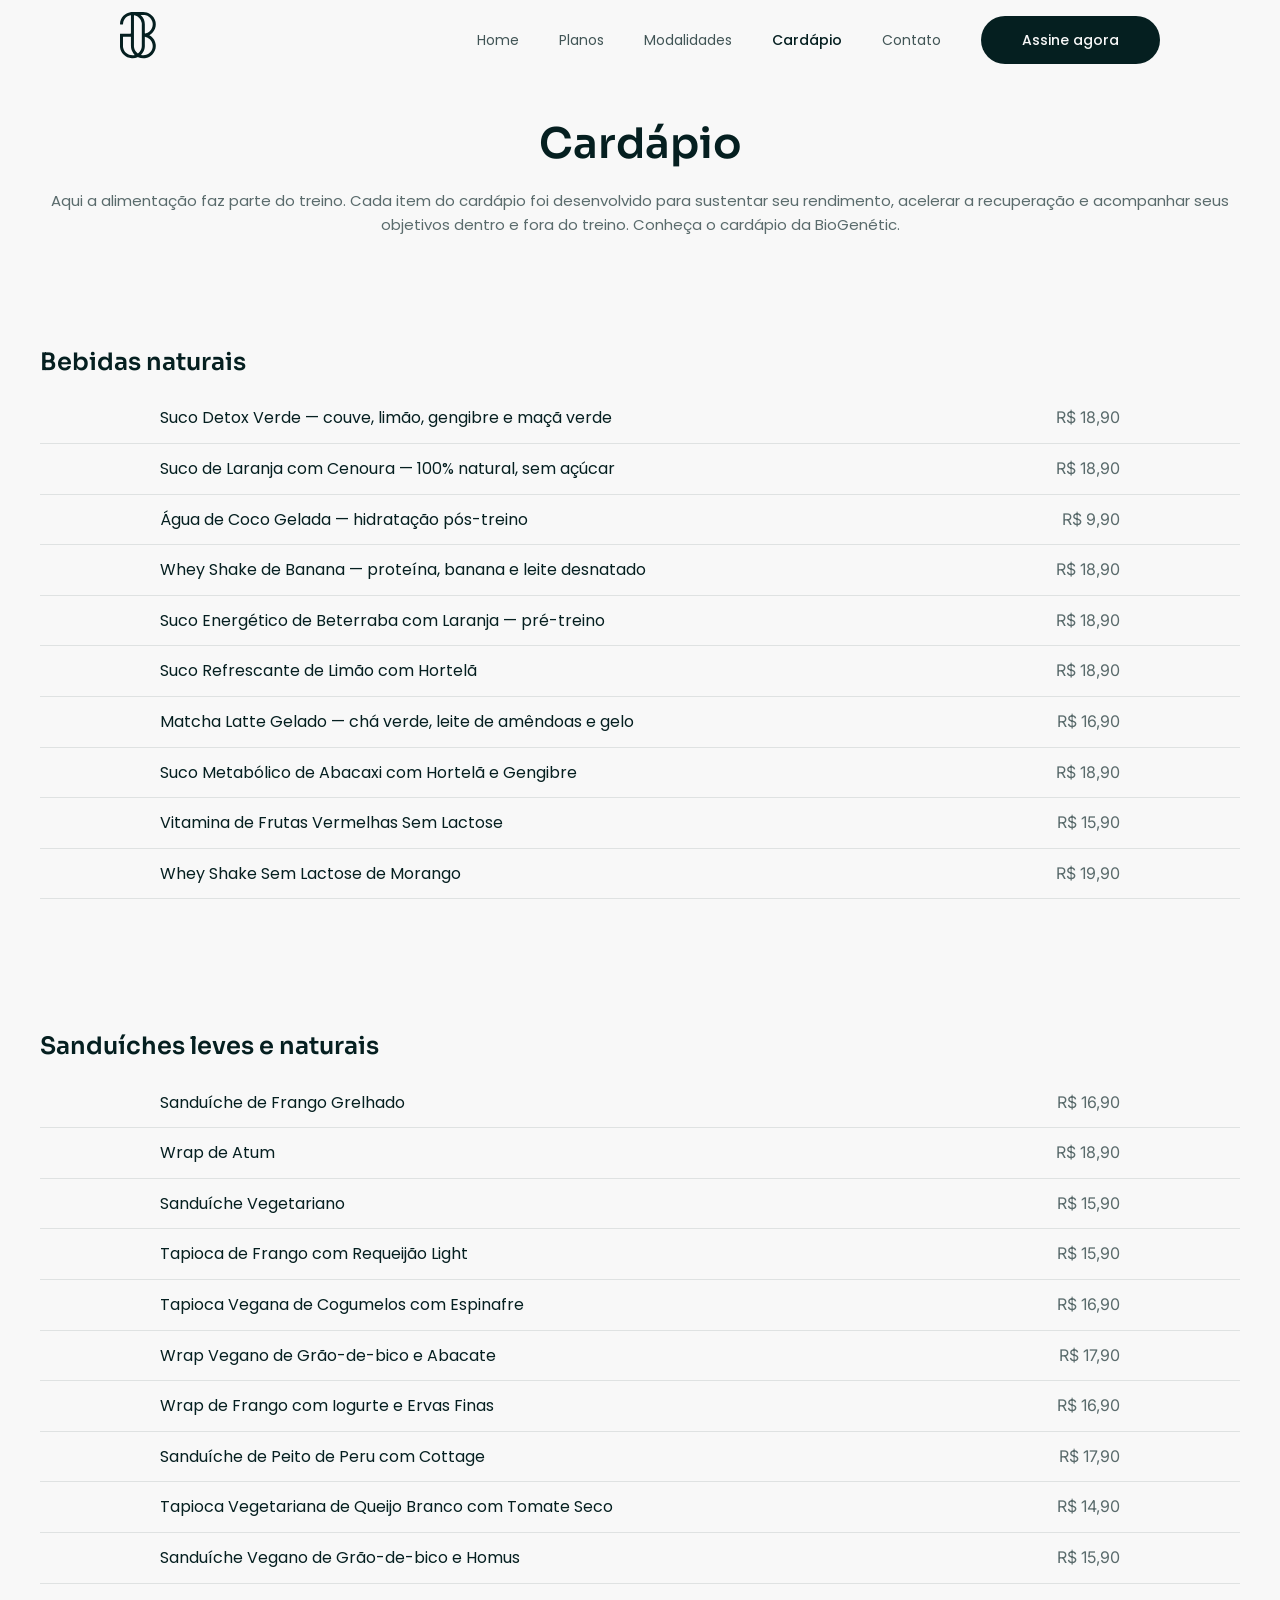
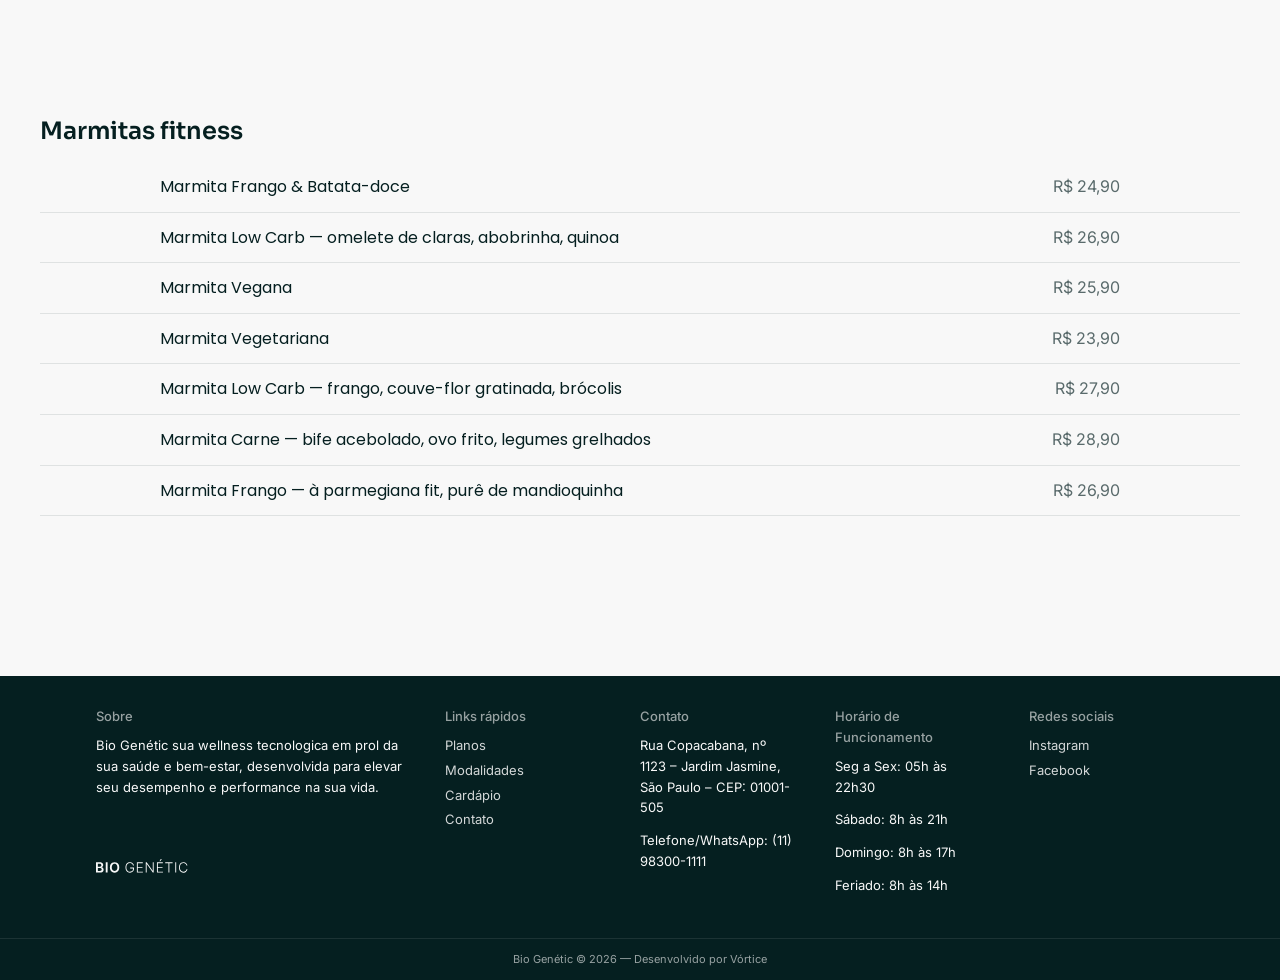
<file: html/cardapio.html>
<!DOCTYPE html>
<html lang="pt-BR">
<head>
  <meta charset="UTF-8">
  <meta name="viewport" content="width=device-width, initial-scale=1.0">
  <title>Cardápio — Bio Genétic</title>
  <link rel="icon" type="image/svg+xml" href="../img/favicon.svg">
  <link rel="alternate icon" href="../favicon.ico">
  <link rel="stylesheet" href="../css/estrutura-midia.css">
  <link rel="stylesheet" href="../css/estilo.css">
</head>
<body>

  <header class="nav">
    <div class="nav__container">
      <a href="../html/index.html" class="nav__logo" aria-label="Bio Genétic — página inicial"><svg width="36" height="47" viewBox="0 0 36 47" fill="none" xmlns="http://www.w3.org/2000/svg" aria-hidden="true">
<path d="M11.8078 46.263C8.53942 46.0858 5.78566 44.844 3.52068 42.5678C1.54963 40.5869 0.422192 38.1915 0.0782636 35.4304C0.013766 34.9126 0.0019341 34.3952 0.00176602 33.876C0.000505247 29.9794 0.000397252 26.0828 9.68228e-07 22.1862C-5.18328e-05 21.6599 0.000142623 21.6584 0.54867 21.6584C3.82703 21.6581 7.10539 21.659 10.3838 21.6584C10.9212 21.6584 10.9337 21.6478 10.9338 21.111C10.9349 15.3181 10.9348 9.52512 10.9341 3.73217C10.934 3.21719 10.8493 3.1567 10.319 3.27546C6.46986 4.13749 3.57954 7.3148 3.1054 11.1948C3.07231 11.4655 3.02438 11.7341 3.03523 12.0069C3.04619 12.2824 2.93145 12.4155 2.64441 12.4132C1.897 12.4073 1.14948 12.4067 0.402063 12.412C0.0989953 12.4141 -0.0104813 12.2831 0.000959139 11.9829C0.120058 8.85762 1.2463 6.15082 3.40823 3.86737C5.06921 2.11304 7.0875 0.972789 9.44014 0.400193C10.5657 0.126244 11.714 0.0208789 12.8662 0.0148872C16.2887 -0.00291407 19.7114 -0.00511785 23.134 0.0102609C25.738 0.0219611 28.1709 0.673348 30.3237 2.14849C32.9098 3.92053 34.6291 6.31151 35.3993 9.35925C36.0371 11.8829 35.893 14.356 34.9475 16.7696C33.9181 19.3973 32.1756 21.4527 29.7281 22.9103C29.6088 22.9813 29.4635 23.025 29.3707 23.1841C29.9267 23.5457 30.5017 23.8768 31.0221 24.2864C33.6259 26.3356 35.2085 29.001 35.6632 32.246C36.1912 36.0147 35.1411 39.3875 32.5787 42.2236C30.5514 44.4675 27.9868 45.7977 24.9482 46.1881C22.5756 46.4929 20.3046 46.1513 18.1324 45.1639C17.9465 45.0794 17.7847 45.0926 17.6076 45.1745C16.0298 45.9042 14.3599 46.2441 12.6282 46.3089C12.3678 46.3186 12.1057 46.2802 11.8078 46.263ZM18.5243 41.0576C20.6223 39.1955 21.7967 36.8974 21.8014 34.0812C21.8137 26.667 21.8072 19.2529 21.8009 11.8387C21.8006 11.4516 21.7777 11.0546 21.6906 10.6792C20.7986 6.83412 18.4771 4.32496 14.5957 3.29594C14.0096 3.14056 13.9691 3.18404 13.9691 3.78122C13.969 13.8702 13.9691 23.9592 13.9684 34.0482C13.9684 34.4894 13.9746 34.9278 14.0455 35.3669C14.4194 37.6806 15.5211 39.5893 17.3065 41.1109C17.8821 41.6014 17.8998 41.581 18.5243 41.0576ZM10.9348 29.438C10.9348 28.0094 10.924 26.5807 10.9422 25.1523C10.947 24.7793 10.8305 24.6602 10.4507 24.6626C8.14309 24.6769 5.83527 24.6784 3.5277 24.6604C3.13039 24.6573 3.01132 24.7691 3.01324 25.1635C3.02737 28.0726 3.01719 30.9817 3.02249 33.8909C3.02344 34.4086 3.02611 34.9259 3.11817 35.442C3.51846 37.6861 4.55356 39.5796 6.31023 41.0554C8.36429 42.7811 10.7634 43.4639 13.4317 43.2358C13.8759 43.1978 14.3311 43.1496 14.7941 42.9354C14.3732 42.5064 13.9787 42.1102 13.631 41.6716C11.8715 39.4522 10.9573 36.9378 10.937 34.1134C10.9259 32.5809 10.9348 31.0484 10.9348 29.438ZM32.7351 12.0629C32.6773 10.2813 32.161 8.64456 31.1522 7.16489C29.8444 5.24673 28.0526 4.00152 25.8117 3.35951C24.2306 2.90656 22.6094 3.11084 21.0063 3.01866C20.918 3.01358 20.8203 3.03254 20.7192 3.21408C20.9279 3.44404 21.1973 3.6148 21.4104 3.83821C23.629 6.16438 24.8007 8.92806 24.833 12.1318C24.8631 15.1191 24.8427 18.107 24.8348 21.0945C24.834 21.4108 24.9035 21.5575 25.2593 21.48C26.9639 21.1084 28.475 20.3529 29.7347 19.1641C31.7525 17.2598 32.7812 14.919 32.7351 12.0629ZM31.237 28.9189C29.8196 26.8408 27.9031 25.4694 25.4241 24.8977C24.8483 24.765 24.8412 24.7708 24.8408 25.3786C24.8393 27.4555 24.8561 29.5325 24.837 31.6092C24.8256 32.8531 24.9031 34.0973 24.7693 35.3416C24.5049 37.8016 23.5569 39.9666 21.9749 41.8671C21.6703 42.2329 21.3361 42.5745 21.0064 42.9372C23.4869 43.7445 27.6856 43.2388 30.4748 40.0491C33.1358 37.0061 33.4972 32.4146 31.237 28.9189Z" fill="#051F20"/>
</svg></a>
      <nav class="nav__links" id="nav-links">
        <a href="../html/index.html">Home</a>
        <a href="../html/planos.html">Planos</a>
        <a href="../html/modalidades.html">Modalidades</a>
        <a href="../html/cardapio.html" class="is-active">Cardápio</a>
        <a href="../html/contato.html">Contato</a>
        <a href="../html/planos.html" class="btn btn--primary">Assine agora</a>
      </nav>
      <button class="nav__toggle" id="nav-toggle" aria-label="Abrir menu" aria-expanded="false">
        <span></span><span></span><span></span>
      </button>
    </div>
  </header>

  <main class="container">
    <section class="hero">
      <h1>Cardápio</h1>
      <p class="hero__subtitle">Aqui a alimentação faz parte do treino. Cada item do cardápio foi desenvolvido para sustentar seu rendimento, acelerar a recuperação e acompanhar seus objetivos dentro e fora do treino.
      Conheça o cardápio da BioGenétic.</p>
    </section>

    <!-- Sem mídia nesta página — decisão travada com a aluna -->

    <section class="cardapio-categoria">
      <h2>Bebidas naturais</h2>
      <div class="cardapio-item"><span>Suco Detox Verde — couve, limão, gengibre e maçã verde</span><span class="cardapio-item__preco">R$ 18,90</span></div>
      <div class="cardapio-item"><span>Suco de Laranja com Cenoura — 100% natural, sem açúcar</span><span class="cardapio-item__preco">R$ 18,90</span></div>
      <div class="cardapio-item"><span>Água de Coco Gelada — hidratação pós-treino</span><span class="cardapio-item__preco">R$ 9,90</span></div>
      <div class="cardapio-item"><span>Whey Shake de Banana — proteína, banana e leite desnatado</span><span class="cardapio-item__preco">R$ 18,90</span></div>
      <div class="cardapio-item"><span>Suco Energético de Beterraba com Laranja — pré-treino</span><span class="cardapio-item__preco">R$ 18,90</span></div>
      <div class="cardapio-item"><span>Suco Refrescante de Limão com Hortelã</span><span class="cardapio-item__preco">R$ 18,90</span></div>
      <div class="cardapio-item"><span>Matcha Latte Gelado — chá verde, leite de amêndoas e gelo</span><span class="cardapio-item__preco">R$ 16,90</span></div>
      <div class="cardapio-item"><span>Suco Metabólico de Abacaxi com Hortelã e Gengibre</span><span class="cardapio-item__preco">R$ 18,90</span></div>
      <div class="cardapio-item"><span>Vitamina de Frutas Vermelhas Sem Lactose</span><span class="cardapio-item__preco">R$ 15,90</span></div>
      <div class="cardapio-item"><span>Whey Shake Sem Lactose de Morango</span><span class="cardapio-item__preco">R$ 19,90</span></div>
    </section>

    <section class="cardapio-categoria">
      <h2>Sanduíches leves e naturais</h2>
      <div class="cardapio-item"><span>Sanduíche de Frango Grelhado</span><span class="cardapio-item__preco">R$ 16,90</span></div>
      <div class="cardapio-item"><span>Wrap de Atum</span><span class="cardapio-item__preco">R$ 18,90</span></div>
      <div class="cardapio-item"><span>Sanduíche Vegetariano</span><span class="cardapio-item__preco">R$ 15,90</span></div>
      <div class="cardapio-item"><span>Tapioca de Frango com Requeijão Light</span><span class="cardapio-item__preco">R$ 15,90</span></div>
      <div class="cardapio-item"><span>Tapioca Vegana de Cogumelos com Espinafre</span><span class="cardapio-item__preco">R$ 16,90</span></div>
      <div class="cardapio-item"><span>Wrap Vegano de Grão-de-bico e Abacate</span><span class="cardapio-item__preco">R$ 17,90</span></div>
      <div class="cardapio-item"><span>Wrap de Frango com Iogurte e Ervas Finas</span><span class="cardapio-item__preco">R$ 16,90</span></div>
      <div class="cardapio-item"><span>Sanduíche de Peito de Peru com Cottage</span><span class="cardapio-item__preco">R$ 17,90</span></div>
      <div class="cardapio-item"><span>Tapioca Vegetariana de Queijo Branco com Tomate Seco</span><span class="cardapio-item__preco">R$ 14,90</span></div>
      <div class="cardapio-item"><span>Sanduíche Vegano de Grão-de-bico e Homus</span><span class="cardapio-item__preco">R$ 15,90</span></div>
    </section>

    <section class="cardapio-categoria">
      <h2>Marmitas fitness</h2>
      <div class="cardapio-item"><span>Marmita Frango &amp; Batata-doce</span><span class="cardapio-item__preco">R$ 24,90</span></div>
      <div class="cardapio-item"><span>Marmita Low Carb — omelete de claras, abobrinha, quinoa</span><span class="cardapio-item__preco">R$ 26,90</span></div>
      <div class="cardapio-item"><span>Marmita Vegana</span><span class="cardapio-item__preco">R$ 25,90</span></div>
      <div class="cardapio-item"><span>Marmita Vegetariana</span><span class="cardapio-item__preco">R$ 23,90</span></div>
      <div class="cardapio-item"><span>Marmita Low Carb — frango, couve-flor gratinada, brócolis</span><span class="cardapio-item__preco">R$ 27,90</span></div>
      <div class="cardapio-item"><span>Marmita Carne — bife acebolado, ovo frito, legumes grelhados</span><span class="cardapio-item__preco">R$ 28,90</span></div>
      <div class="cardapio-item"><span>Marmita Frango — à parmegiana fit, purê de mandioquinha</span><span class="cardapio-item__preco">R$ 26,90</span></div>
    </section>
  </main>

  <footer class="footer">
    <div class="footer__grid">
      <div>
        <h3>Sobre</h3>
        <p class="footer__sobre">Bio Genétic sua wellness tecnologica em prol da sua saúde e bem-estar, desenvolvida para elevar seu desempenho e performance na sua vida.</p>
        <svg class="footer__logo" width="92" height="14" viewBox="0 0 92 14" fill="none" xmlns="http://www.w3.org/2000/svg" aria-hidden="true">
<path d="M-3.48687e-06 13.4979V3.31605H3.89772C4.63352 3.31605 5.24503 3.43205 5.73224 3.66406C6.22277 3.89275 6.58901 4.20596 6.83096 4.60369C7.07623 5.00141 7.19886 5.45217 7.19886 5.95596C7.19886 6.37026 7.11931 6.7249 6.96022 7.01988C6.80113 7.31155 6.58735 7.54853 6.31889 7.73082C6.05042 7.91311 5.75047 8.04403 5.41903 8.12357V8.22301C5.7803 8.24289 6.12665 8.35392 6.45809 8.5561C6.79285 8.75497 7.06628 9.03669 7.27841 9.40127C7.49053 9.76586 7.59659 10.2067 7.59659 10.7237C7.59659 11.2507 7.46898 11.7247 7.21378 12.1456C6.95857 12.5632 6.5741 12.893 6.06037 13.1349C5.54663 13.3769 4.90033 13.4979 4.12145 13.4979H-3.48687e-06ZM1.84446 11.9567H3.82812C4.49763 11.9567 4.97987 11.8291 5.27485 11.5739C5.57315 11.3153 5.7223 10.9839 5.7223 10.5795C5.7223 10.2779 5.64772 10.0061 5.49858 9.7642C5.34943 9.51893 5.13731 9.3267 4.86221 9.18749C4.58712 9.04498 4.25899 8.97372 3.87784 8.97372H1.84446V11.9567ZM1.84446 7.6463H3.66903C3.98721 7.6463 4.27391 7.5883 4.52912 7.4723C4.78432 7.35298 4.98485 7.1856 5.13068 6.97016C5.27983 6.75141 5.3544 6.49289 5.3544 6.1946C5.3544 5.80018 5.2152 5.47537 4.93679 5.22016C4.66169 4.96496 4.25236 4.83735 3.7088 4.83735H1.84446V7.6463ZM11.6056 3.31605V13.4979H9.76117V3.31605H11.6056ZM23.261 8.40695C23.261 9.50402 23.0555 10.4436 22.6445 11.2258C22.2368 12.0047 21.68 12.6013 20.974 13.0156C20.2714 13.4299 19.4743 13.6371 18.5827 13.6371C17.6911 13.6371 16.8924 13.4299 16.1864 13.0156C15.4838 12.598 14.9269 11.9998 14.5159 11.2209C14.1083 10.4387 13.9044 9.5007 13.9044 8.40695C13.9044 7.30989 14.1083 6.37192 14.5159 5.59303C14.9269 4.81084 15.4838 4.21259 16.1864 3.79829C16.8924 3.38399 17.6911 3.17684 18.5827 3.17684C19.4743 3.17684 20.2714 3.38399 20.974 3.79829C21.68 4.21259 22.2368 4.81084 22.6445 5.59303C23.0555 6.37192 23.261 7.30989 23.261 8.40695ZM21.4066 8.40695C21.4066 7.6347 21.2856 6.98342 21.0436 6.45312C20.805 5.9195 20.4736 5.5168 20.0493 5.24502C19.6251 4.96993 19.1362 4.83238 18.5827 4.83238C18.0292 4.83238 17.5403 4.96993 17.1161 5.24502C16.6918 5.5168 16.3588 5.9195 16.1168 6.45312C15.8782 6.98342 15.7588 7.6347 15.7588 8.40695C15.7588 9.17921 15.8782 9.83214 16.1168 10.3658C16.3588 10.8961 16.6918 11.2988 17.1161 11.5739C17.5403 11.8456 18.0292 11.9815 18.5827 11.9815C19.1362 11.9815 19.6251 11.8456 20.0493 11.5739C20.4736 11.2988 20.805 10.8961 21.0436 10.3658C21.2856 9.83214 21.4066 9.17921 21.4066 8.40695ZM36.9902 6.49786C36.8974 6.1598 36.7615 5.84327 36.5825 5.54829C36.4035 5.24999 36.1815 4.98981 35.9163 4.76775C35.6545 4.54237 35.3512 4.36671 35.0065 4.24076C34.6651 4.11481 34.284 4.05184 33.863 4.05184C33.2002 4.05184 32.6069 4.22419 32.0832 4.56889C31.5595 4.91358 31.1452 5.41074 30.8403 6.06036C30.5387 6.70998 30.3879 7.49218 30.3879 8.40695C30.3879 9.31841 30.5404 10.099 30.8453 10.7486C31.1502 11.3982 31.5678 11.897 32.0981 12.245C32.6317 12.5897 33.2416 12.7621 33.9277 12.7621C34.5541 12.7621 35.1076 12.6229 35.5882 12.3445C36.0688 12.066 36.4433 11.6683 36.7118 11.1513C36.9835 10.6342 37.1161 10.0194 37.1095 9.30681L37.4078 9.40127H34.1464V8.56605H38.0143V9.40127C38.0143 10.2696 37.8387 11.0204 37.4873 11.6534C37.136 12.2865 36.6538 12.7753 36.0406 13.12C35.4274 13.4647 34.7231 13.6371 33.9277 13.6371C33.0394 13.6371 32.2622 13.4233 31.596 12.9957C30.9298 12.5649 30.4111 11.9583 30.0399 11.1761C29.672 10.3906 29.488 9.46756 29.488 8.40695C29.488 7.60819 29.5941 6.8873 29.8062 6.24431C30.0183 5.60132 30.3183 5.05113 30.7061 4.59374C31.0972 4.13636 31.5595 3.78669 32.0932 3.54474C32.6268 3.29947 33.2167 3.17684 33.863 3.17684C34.4199 3.17684 34.9286 3.26467 35.3893 3.44033C35.8533 3.616 36.261 3.85795 36.6123 4.16619C36.967 4.47111 37.257 4.82409 37.4824 5.22514C37.7111 5.62286 37.8652 6.04711 37.9447 6.49786H36.9902ZM40.8824 13.4979V3.31605H46.7886V4.15127H41.8121V7.98437H46.4754V8.8196H41.8121V12.6626H46.8881V13.4979H40.8824ZM57.6846 3.31605V13.4979H56.7797L50.7641 4.97159H50.6846V13.4979H49.7549V3.31605H50.6547L56.6903 11.8523H56.7698V3.31605H57.6846ZM60.9516 13.4979V3.31605H66.8579V4.15127H61.8813V7.98437H66.5446V8.8196H61.8813V12.6626H66.9573V13.4979H60.9516ZM63.4921 2.2571L64.7648 -6.07967e-06H65.8138L64.2875 2.2571H63.4921ZM69.2076 4.15127V3.31605H76.5904V4.15127H73.3639V13.4979H72.4342V4.15127H69.2076ZM80.1732 3.31605V13.4979H79.2435V3.31605H80.1732ZM91.4146 6.49786H90.48C90.4104 6.14985 90.2844 5.82836 90.1021 5.53337C89.9231 5.23508 89.6978 4.9749 89.426 4.75284C89.1542 4.53077 88.846 4.35842 88.5013 4.23579C88.1566 4.11316 87.7837 4.05184 87.3827 4.05184C86.7397 4.05184 86.153 4.21922 85.6227 4.55397C85.0957 4.88873 84.6731 5.38091 84.355 6.03053C84.0401 6.67684 83.8827 7.46898 83.8827 8.40695C83.8827 9.35156 84.0401 10.147 84.355 10.7933C84.6731 11.4396 85.0957 11.9302 85.6227 12.2649C86.153 12.5963 86.7397 12.7621 87.3827 12.7621C87.7837 12.7621 88.1566 12.7008 88.5013 12.5781C88.846 12.4555 89.1542 12.2848 89.426 12.066C89.6978 11.844 89.9231 11.5838 90.1021 11.2855C90.2844 10.9872 90.4104 10.6641 90.48 10.316H91.4146C91.3318 10.7834 91.176 11.2192 90.9473 11.6236C90.7219 12.0246 90.4336 12.3759 90.0822 12.6776C89.7342 12.9792 89.3332 13.2145 88.8791 13.3835C88.425 13.5526 87.9262 13.6371 87.3827 13.6371C86.5276 13.6371 85.7686 13.4233 85.1057 12.9957C84.4428 12.5649 83.9224 11.9583 83.5446 11.1761C83.1701 10.3939 82.9828 9.47088 82.9828 8.40695C82.9828 7.34303 83.1701 6.41998 83.5446 5.63778C83.9224 4.85558 84.4428 4.2507 85.1057 3.82315C85.7686 3.39228 86.5276 3.17684 87.3827 3.17684C87.9262 3.17684 88.425 3.26136 88.8791 3.43039C89.3332 3.59611 89.7342 3.83143 90.0822 4.13636C90.4336 4.43797 90.7219 4.78929 90.9473 5.19034C91.176 5.59138 91.3318 6.02722 91.4146 6.49786Z" fill="#f8f8f8"/>
</svg>
      </div>
      <div>
        <h3>Links rápidos</h3>
        <a href="../html/planos.html">Planos</a>
        <a href="../html/modalidades.html">Modalidades</a>
        <a href="../html/cardapio.html">Cardápio</a>
        <a href="../html/contato.html">Contato</a>
      </div>
      <div>
        <h3>Contato</h3>
        <p>Rua Copacabana, nº 1123 – Jardim Jasmine, São Paulo – CEP: 01001-505</p>
        <p>Telefone/WhatsApp: (11) 98300-1111</p>
      </div>
      <div>
        <h3>Horário de Funcionamento</h3>
        <p>Seg a Sex: 05h às 22h30</p>
        <p>Sábado: 8h às 21h</p>
        <p>Domingo: 8h às 17h</p>
        <p>Feriado: 8h às 14h</p>
      </div>
      <div>
        <h3>Redes sociais</h3>
        <a href="https://www.instagram.com/">Instagram</a>
        <a href="https://www.facebook.com/">Facebook</a>
      </div>
    </div>
    <div class="footer__bottom">Bio Genétic © 2026 — Desenvolvido por Vórtice</div>
  </footer>

  <script src="../js/script.js"></script>
</body>
</html>
</file>
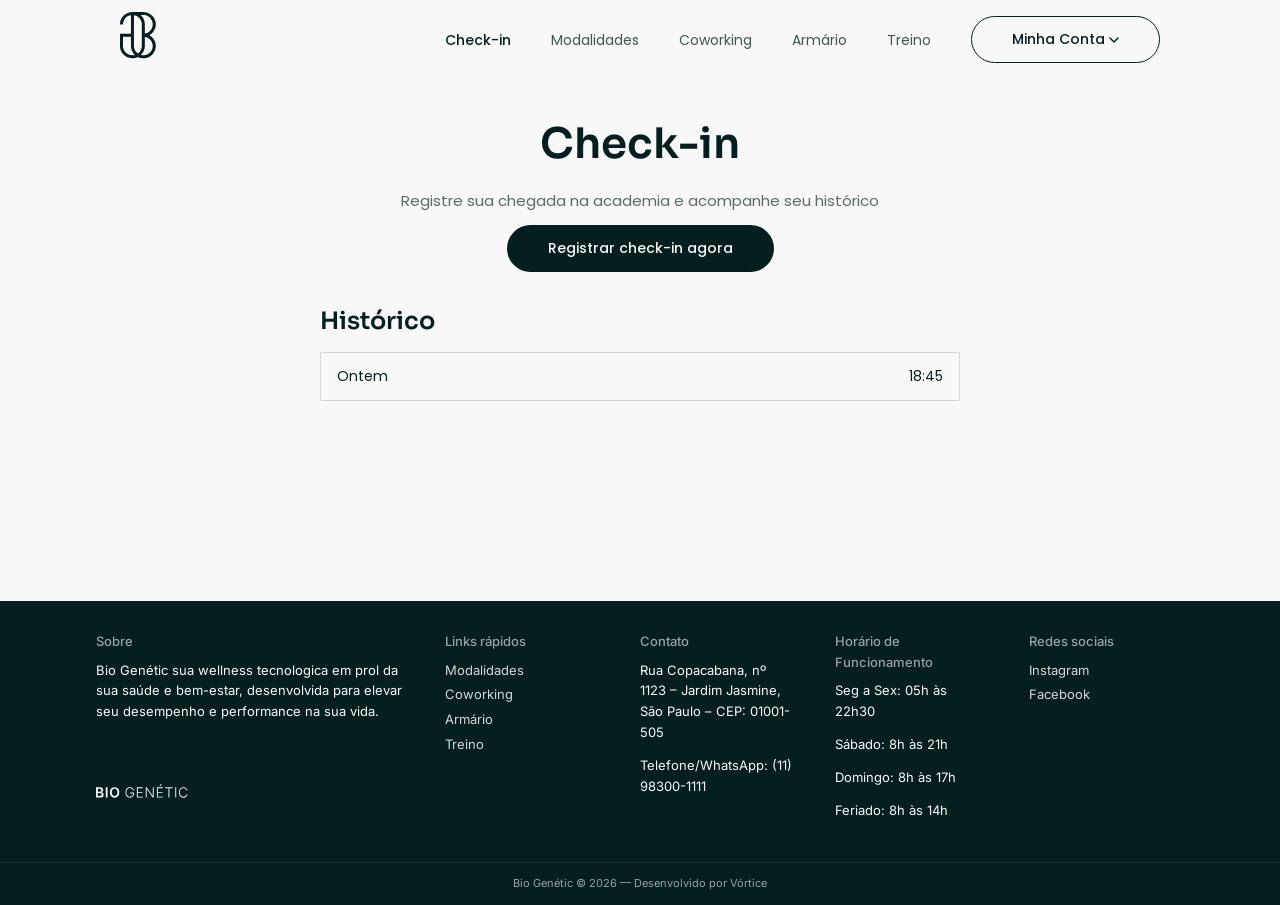
<file: html/check-in.html>
<!DOCTYPE html>
<html lang="pt-BR">
<head>
  <meta charset="UTF-8">
  <meta name="viewport" content="width=device-width, initial-scale=1.0">
  <title>Check-in — Bio Genétic</title>
  <link rel="icon" type="image/svg+xml" href="../img/favicon.svg">
  <link rel="alternate icon" href="../favicon.ico">
  <link rel="stylesheet" href="../css/estrutura-midia.css">
  <link rel="stylesheet" href="../css/estilo.css">
</head>
<body>

  <header class="nav">
    <div class="nav__container">
      <a href="check-in.html" class="nav__logo" aria-label="Bio Genétic — área do aluno"><svg width="36" height="47" viewBox="0 0 36 47" fill="none" xmlns="http://www.w3.org/2000/svg" aria-hidden="true">
<path d="M11.8078 46.263C8.53942 46.0858 5.78566 44.844 3.52068 42.5678C1.54963 40.5869 0.422192 38.1915 0.0782636 35.4304C0.013766 34.9126 0.0019341 34.3952 0.00176602 33.876C0.000505247 29.9794 0.000397252 26.0828 9.68228e-07 22.1862C-5.18328e-05 21.6599 0.000142623 21.6584 0.54867 21.6584C3.82703 21.6581 7.10539 21.659 10.3838 21.6584C10.9212 21.6584 10.9337 21.6478 10.9338 21.111C10.9349 15.3181 10.9348 9.52512 10.9341 3.73217C10.934 3.21719 10.8493 3.1567 10.319 3.27546C6.46986 4.13749 3.57954 7.3148 3.1054 11.1948C3.07231 11.4655 3.02438 11.7341 3.03523 12.0069C3.04619 12.2824 2.93145 12.4155 2.64441 12.4132C1.897 12.4073 1.14948 12.4067 0.402063 12.412C0.0989953 12.4141 -0.0104813 12.2831 0.000959139 11.9829C0.120058 8.85762 1.2463 6.15082 3.40823 3.86737C5.06921 2.11304 7.0875 0.972789 9.44014 0.400193C10.5657 0.126244 11.714 0.0208789 12.8662 0.0148872C16.2887 -0.00291407 19.7114 -0.00511785 23.134 0.0102609C25.738 0.0219611 28.1709 0.673348 30.3237 2.14849C32.9098 3.92053 34.6291 6.31151 35.3993 9.35925C36.0371 11.8829 35.893 14.356 34.9475 16.7696C33.9181 19.3973 32.1756 21.4527 29.7281 22.9103C29.6088 22.9813 29.4635 23.025 29.3707 23.1841C29.9267 23.5457 30.5017 23.8768 31.0221 24.2864C33.6259 26.3356 35.2085 29.001 35.6632 32.246C36.1912 36.0147 35.1411 39.3875 32.5787 42.2236C30.5514 44.4675 27.9868 45.7977 24.9482 46.1881C22.5756 46.4929 20.3046 46.1513 18.1324 45.1639C17.9465 45.0794 17.7847 45.0926 17.6076 45.1745C16.0298 45.9042 14.3599 46.2441 12.6282 46.3089C12.3678 46.3186 12.1057 46.2802 11.8078 46.263ZM18.5243 41.0576C20.6223 39.1955 21.7967 36.8974 21.8014 34.0812C21.8137 26.667 21.8072 19.2529 21.8009 11.8387C21.8006 11.4516 21.7777 11.0546 21.6906 10.6792C20.7986 6.83412 18.4771 4.32496 14.5957 3.29594C14.0096 3.14056 13.9691 3.18404 13.9691 3.78122C13.969 13.8702 13.9691 23.9592 13.9684 34.0482C13.9684 34.4894 13.9746 34.9278 14.0455 35.3669C14.4194 37.6806 15.5211 39.5893 17.3065 41.1109C17.8821 41.6014 17.8998 41.581 18.5243 41.0576ZM10.9348 29.438C10.9348 28.0094 10.924 26.5807 10.9422 25.1523C10.947 24.7793 10.8305 24.6602 10.4507 24.6626C8.14309 24.6769 5.83527 24.6784 3.5277 24.6604C3.13039 24.6573 3.01132 24.7691 3.01324 25.1635C3.02737 28.0726 3.01719 30.9817 3.02249 33.8909C3.02344 34.4086 3.02611 34.9259 3.11817 35.442C3.51846 37.6861 4.55356 39.5796 6.31023 41.0554C8.36429 42.7811 10.7634 43.4639 13.4317 43.2358C13.8759 43.1978 14.3311 43.1496 14.7941 42.9354C14.3732 42.5064 13.9787 42.1102 13.631 41.6716C11.8715 39.4522 10.9573 36.9378 10.937 34.1134C10.9259 32.5809 10.9348 31.0484 10.9348 29.438ZM32.7351 12.0629C32.6773 10.2813 32.161 8.64456 31.1522 7.16489C29.8444 5.24673 28.0526 4.00152 25.8117 3.35951C24.2306 2.90656 22.6094 3.11084 21.0063 3.01866C20.918 3.01358 20.8203 3.03254 20.7192 3.21408C20.9279 3.44404 21.1973 3.6148 21.4104 3.83821C23.629 6.16438 24.8007 8.92806 24.833 12.1318C24.8631 15.1191 24.8427 18.107 24.8348 21.0945C24.834 21.4108 24.9035 21.5575 25.2593 21.48C26.9639 21.1084 28.475 20.3529 29.7347 19.1641C31.7525 17.2598 32.7812 14.919 32.7351 12.0629ZM31.237 28.9189C29.8196 26.8408 27.9031 25.4694 25.4241 24.8977C24.8483 24.765 24.8412 24.7708 24.8408 25.3786C24.8393 27.4555 24.8561 29.5325 24.837 31.6092C24.8256 32.8531 24.9031 34.0973 24.7693 35.3416C24.5049 37.8016 23.5569 39.9666 21.9749 41.8671C21.6703 42.2329 21.3361 42.5745 21.0064 42.9372C23.4869 43.7445 27.6856 43.2388 30.4748 40.0491C33.1358 37.0061 33.4972 32.4146 31.237 28.9189Z" fill="#051F20"/>
</svg></a>

      <nav class="nav__links" id="nav-links">
        <a href="check-in.html" class="is-active">Check-in</a>
        <a href="modalidades-agendamento.html">Modalidades</a>
        <a href="coworking.html">Coworking</a>
        <a href="armario.html">Armário</a>
        <a href="treino.html">Treino</a>
        <div class="user-menu">
          <button type="button" class="user-menu__toggle btn btn--outline" id="user-menu-toggle" aria-haspopup="true" aria-expanded="false" aria-controls="user-menu-dropdown">
            Minha Conta
            <svg width="10" height="6" viewBox="0 0 10 6" fill="none" aria-hidden="true"><path d="M1 1L5 5L9 1" stroke="currentColor" stroke-width="1.5" stroke-linecap="round" stroke-linejoin="round"/></svg>
          </button>
          <div class="user-menu__dropdown" id="user-menu-dropdown" role="menu" aria-label="Menu do usuário">
            <button type="button" class="user-menu__item" role="menuitem">Editar Perfil</button>
            <button type="button" class="user-menu__item" role="menuitem">Contratos</button>
            <a href="index.html" class="user-menu__item" role="menuitem">Sair</a>
          </div>
        </div>
      </nav>
      <button class="nav__toggle" id="nav-toggle" aria-label="Abrir menu" aria-expanded="false">
        <span></span><span></span><span></span>
      </button>
    </div>
  </header>

  <main class="container">
    <section class="hero">
      <h1>Check-in</h1>
      <p class="hero__subtitle">Registre sua chegada na academia e acompanhe seu histórico</p>
      <button type="button" class="btn btn--primary" id="btn-checkin">Registrar check-in agora</button>
      <p class="checkin-confirmacao form-success" id="checkin-confirmacao" role="status"></p>
    </section>

    <section class="checkin-historico">
      <h2>Histórico</h2>
      <div id="lista-checkin">
        <div class="registro-item">
          <span>Ontem</span>
          <span>18:45</span>
        </div>
      </div>
    </section>
  </main>

  <footer class="footer">
    <div class="footer__grid">
      <div>
        <h3>Sobre</h3>
        <p class="footer__sobre">Bio Genétic sua wellness tecnologica em prol da sua saúde e bem-estar, desenvolvida para elevar seu desempenho e performance na sua vida.</p>
        <svg class="footer__logo" width="92" height="14" viewBox="0 0 92 14" fill="none" xmlns="http://www.w3.org/2000/svg" aria-hidden="true">
<path d="M-3.48687e-06 13.4979V3.31605H3.89772C4.63352 3.31605 5.24503 3.43205 5.73224 3.66406C6.22277 3.89275 6.58901 4.20596 6.83096 4.60369C7.07623 5.00141 7.19886 5.45217 7.19886 5.95596C7.19886 6.37026 7.11931 6.7249 6.96022 7.01988C6.80113 7.31155 6.58735 7.54853 6.31889 7.73082C6.05042 7.91311 5.75047 8.04403 5.41903 8.12357V8.22301C5.7803 8.24289 6.12665 8.35392 6.45809 8.5561C6.79285 8.75497 7.06628 9.03669 7.27841 9.40127C7.49053 9.76586 7.59659 10.2067 7.59659 10.7237C7.59659 11.2507 7.46898 11.7247 7.21378 12.1456C6.95857 12.5632 6.5741 12.893 6.06037 13.1349C5.54663 13.3769 4.90033 13.4979 4.12145 13.4979H-3.48687e-06ZM1.84446 11.9567H3.82812C4.49763 11.9567 4.97987 11.8291 5.27485 11.5739C5.57315 11.3153 5.7223 10.9839 5.7223 10.5795C5.7223 10.2779 5.64772 10.0061 5.49858 9.7642C5.34943 9.51893 5.13731 9.3267 4.86221 9.18749C4.58712 9.04498 4.25899 8.97372 3.87784 8.97372H1.84446V11.9567ZM1.84446 7.6463H3.66903C3.98721 7.6463 4.27391 7.5883 4.52912 7.4723C4.78432 7.35298 4.98485 7.1856 5.13068 6.97016C5.27983 6.75141 5.3544 6.49289 5.3544 6.1946C5.3544 5.80018 5.2152 5.47537 4.93679 5.22016C4.66169 4.96496 4.25236 4.83735 3.7088 4.83735H1.84446V7.6463ZM11.6056 3.31605V13.4979H9.76117V3.31605H11.6056ZM23.261 8.40695C23.261 9.50402 23.0555 10.4436 22.6445 11.2258C22.2368 12.0047 21.68 12.6013 20.974 13.0156C20.2714 13.4299 19.4743 13.6371 18.5827 13.6371C17.6911 13.6371 16.8924 13.4299 16.1864 13.0156C15.4838 12.598 14.9269 11.9998 14.5159 11.2209C14.1083 10.4387 13.9044 9.5007 13.9044 8.40695C13.9044 7.30989 14.1083 6.37192 14.5159 5.59303C14.9269 4.81084 15.4838 4.21259 16.1864 3.79829C16.8924 3.38399 17.6911 3.17684 18.5827 3.17684C19.4743 3.17684 20.2714 3.38399 20.974 3.79829C21.68 4.21259 22.2368 4.81084 22.6445 5.59303C23.0555 6.37192 23.261 7.30989 23.261 8.40695ZM21.4066 8.40695C21.4066 7.6347 21.2856 6.98342 21.0436 6.45312C20.805 5.9195 20.4736 5.5168 20.0493 5.24502C19.6251 4.96993 19.1362 4.83238 18.5827 4.83238C18.0292 4.83238 17.5403 4.96993 17.1161 5.24502C16.6918 5.5168 16.3588 5.9195 16.1168 6.45312C15.8782 6.98342 15.7588 7.6347 15.7588 8.40695C15.7588 9.17921 15.8782 9.83214 16.1168 10.3658C16.3588 10.8961 16.6918 11.2988 17.1161 11.5739C17.5403 11.8456 18.0292 11.9815 18.5827 11.9815C19.1362 11.9815 19.6251 11.8456 20.0493 11.5739C20.4736 11.2988 20.805 10.8961 21.0436 10.3658C21.2856 9.83214 21.4066 9.17921 21.4066 8.40695ZM36.9902 6.49786C36.8974 6.1598 36.7615 5.84327 36.5825 5.54829C36.4035 5.24999 36.1815 4.98981 35.9163 4.76775C35.6545 4.54237 35.3512 4.36671 35.0065 4.24076C34.6651 4.11481 34.284 4.05184 33.863 4.05184C33.2002 4.05184 32.6069 4.22419 32.0832 4.56889C31.5595 4.91358 31.1452 5.41074 30.8403 6.06036C30.5387 6.70998 30.3879 7.49218 30.3879 8.40695C30.3879 9.31841 30.5404 10.099 30.8453 10.7486C31.1502 11.3982 31.5678 11.897 32.0981 12.245C32.6317 12.5897 33.2416 12.7621 33.9277 12.7621C34.5541 12.7621 35.1076 12.6229 35.5882 12.3445C36.0688 12.066 36.4433 11.6683 36.7118 11.1513C36.9835 10.6342 37.1161 10.0194 37.1095 9.30681L37.4078 9.40127H34.1464V8.56605H38.0143V9.40127C38.0143 10.2696 37.8387 11.0204 37.4873 11.6534C37.136 12.2865 36.6538 12.7753 36.0406 13.12C35.4274 13.4647 34.7231 13.6371 33.9277 13.6371C33.0394 13.6371 32.2622 13.4233 31.596 12.9957C30.9298 12.5649 30.4111 11.9583 30.0399 11.1761C29.672 10.3906 29.488 9.46756 29.488 8.40695C29.488 7.60819 29.5941 6.8873 29.8062 6.24431C30.0183 5.60132 30.3183 5.05113 30.7061 4.59374C31.0972 4.13636 31.5595 3.78669 32.0932 3.54474C32.6268 3.29947 33.2167 3.17684 33.863 3.17684C34.4199 3.17684 34.9286 3.26467 35.3893 3.44033C35.8533 3.616 36.261 3.85795 36.6123 4.16619C36.967 4.47111 37.257 4.82409 37.4824 5.22514C37.7111 5.62286 37.8652 6.04711 37.9447 6.49786H36.9902ZM40.8824 13.4979V3.31605H46.7886V4.15127H41.8121V7.98437H46.4754V8.8196H41.8121V12.6626H46.8881V13.4979H40.8824ZM57.6846 3.31605V13.4979H56.7797L50.7641 4.97159H50.6846V13.4979H49.7549V3.31605H50.6547L56.6903 11.8523H56.7698V3.31605H57.6846ZM60.9516 13.4979V3.31605H66.8579V4.15127H61.8813V7.98437H66.5446V8.8196H61.8813V12.6626H66.9573V13.4979H60.9516ZM63.4921 2.2571L64.7648 -6.07967e-06H65.8138L64.2875 2.2571H63.4921ZM69.2076 4.15127V3.31605H76.5904V4.15127H73.3639V13.4979H72.4342V4.15127H69.2076ZM80.1732 3.31605V13.4979H79.2435V3.31605H80.1732ZM91.4146 6.49786H90.48C90.4104 6.14985 90.2844 5.82836 90.1021 5.53337C89.9231 5.23508 89.6978 4.9749 89.426 4.75284C89.1542 4.53077 88.846 4.35842 88.5013 4.23579C88.1566 4.11316 87.7837 4.05184 87.3827 4.05184C86.7397 4.05184 86.153 4.21922 85.6227 4.55397C85.0957 4.88873 84.6731 5.38091 84.355 6.03053C84.0401 6.67684 83.8827 7.46898 83.8827 8.40695C83.8827 9.35156 84.0401 10.147 84.355 10.7933C84.6731 11.4396 85.0957 11.9302 85.6227 12.2649C86.153 12.5963 86.7397 12.7621 87.3827 12.7621C87.7837 12.7621 88.1566 12.7008 88.5013 12.5781C88.846 12.4555 89.1542 12.2848 89.426 12.066C89.6978 11.844 89.9231 11.5838 90.1021 11.2855C90.2844 10.9872 90.4104 10.6641 90.48 10.316H91.4146C91.3318 10.7834 91.176 11.2192 90.9473 11.6236C90.7219 12.0246 90.4336 12.3759 90.0822 12.6776C89.7342 12.9792 89.3332 13.2145 88.8791 13.3835C88.425 13.5526 87.9262 13.6371 87.3827 13.6371C86.5276 13.6371 85.7686 13.4233 85.1057 12.9957C84.4428 12.5649 83.9224 11.9583 83.5446 11.1761C83.1701 10.3939 82.9828 9.47088 82.9828 8.40695C82.9828 7.34303 83.1701 6.41998 83.5446 5.63778C83.9224 4.85558 84.4428 4.2507 85.1057 3.82315C85.7686 3.39228 86.5276 3.17684 87.3827 3.17684C87.9262 3.17684 88.425 3.26136 88.8791 3.43039C89.3332 3.59611 89.7342 3.83143 90.0822 4.13636C90.4336 4.43797 90.7219 4.78929 90.9473 5.19034C91.176 5.59138 91.3318 6.02722 91.4146 6.49786Z" fill="#f8f8f8"/>
</svg>
      </div>
      <div>
        <h3>Links rápidos</h3>
        <a href="modalidades-agendamento.html">Modalidades</a>
        <a href="coworking.html">Coworking</a>
        <a href="armario.html">Armário</a>
        <a href="treino.html">Treino</a>
      </div>
      <div>
        <h3>Contato</h3>
        <p>Rua Copacabana, nº 1123 – Jardim Jasmine, São Paulo – CEP: 01001-505</p>
        <p>Telefone/WhatsApp: (11) 98300-1111</p>
      </div>
      <div>
        <h3>Horário de Funcionamento</h3>
        <p>Seg a Sex: 05h às 22h30</p>
        <p>Sábado: 8h às 21h</p>
        <p>Domingo: 8h às 17h</p>
        <p>Feriado: 8h às 14h</p>
      </div>
      <div>
        <h3>Redes sociais</h3>
        <a href="https://www.instagram.com/">Instagram</a>
        <a href="https://www.facebook.com/">Facebook</a>
      </div>
    </div>
    <div class="footer__bottom">Bio Genétic © 2026 — Desenvolvido por Vórtice</div>
  </footer>

  <script src="../js/script.js"></script>
</body>
</html>
</file>
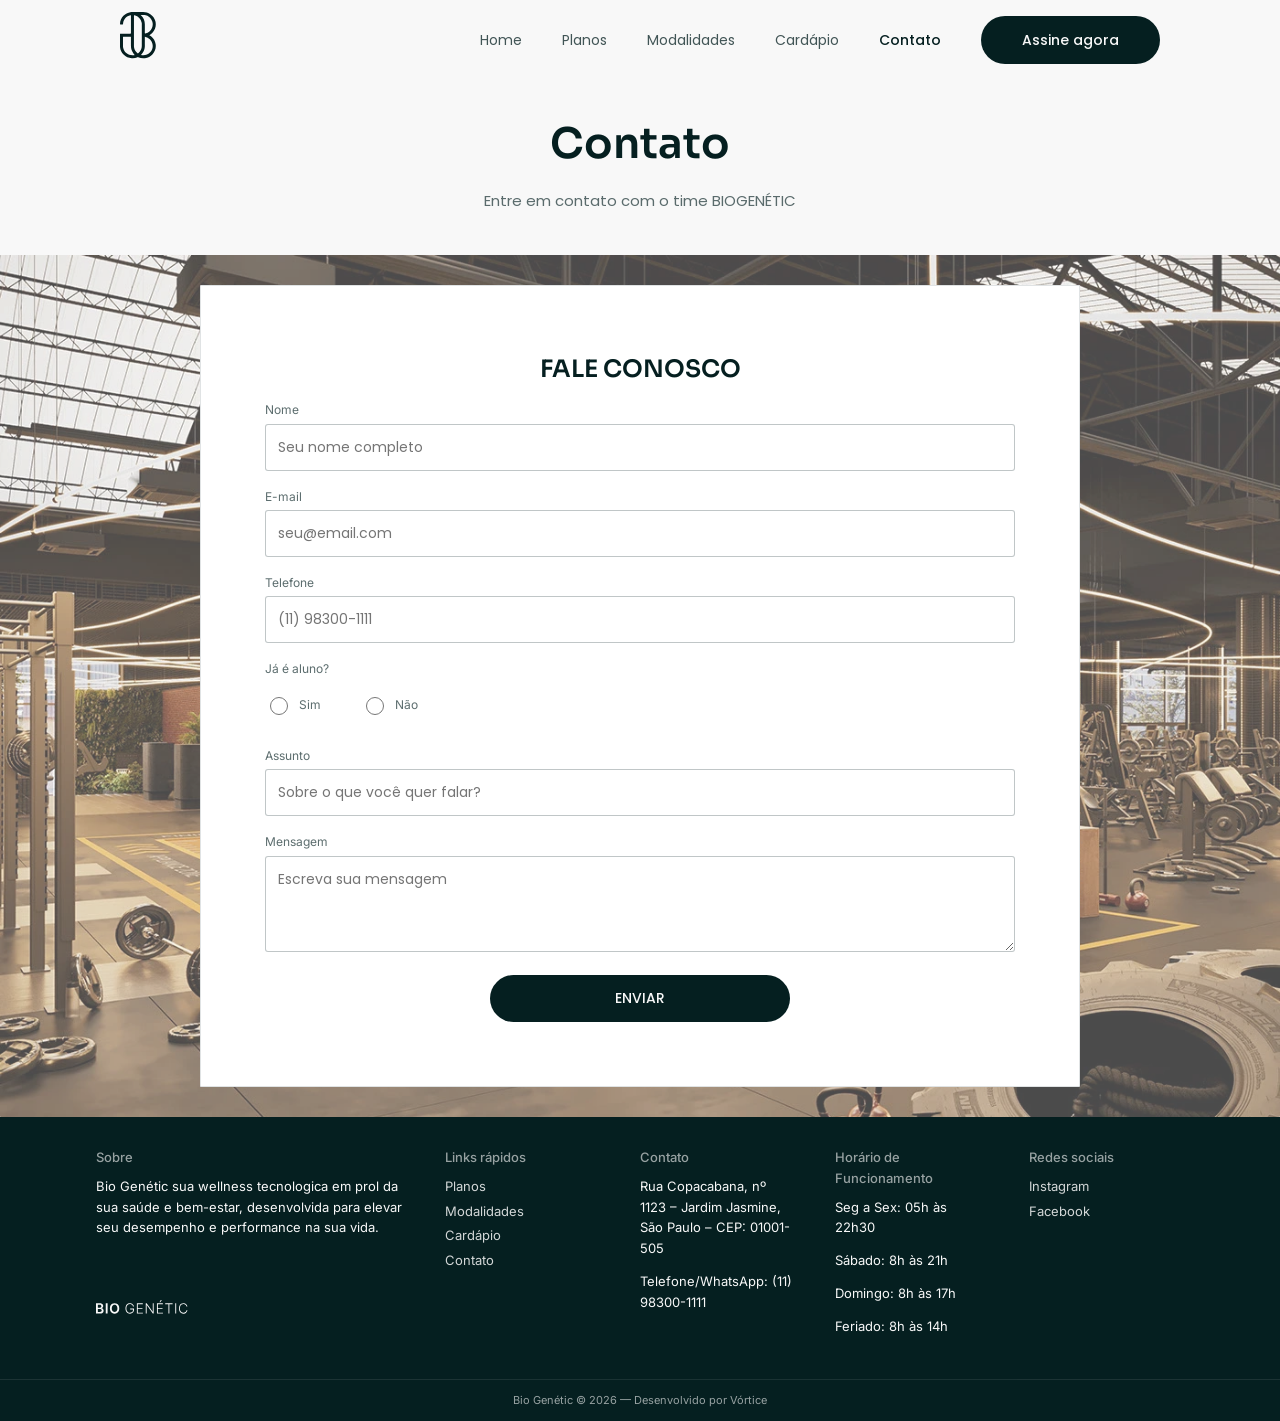
<file: html/contato.html>
<!DOCTYPE html>
<html lang="pt-BR">
<head>
  <meta charset="UTF-8">
  <meta name="viewport" content="width=device-width, initial-scale=1.0">
  <title>Contato — Bio Genétic</title>
  <link rel="icon" type="image/svg+xml" href="../img/favicon.svg">
  <link rel="alternate icon" href="../favicon.ico">
  <link rel="stylesheet" href="../css/estrutura-midia.css">
  <link rel="stylesheet" href="../css/estilo.css">
</head>
<body>

  <header class="nav">
    <div class="nav__container">
      <a href="../html/index.html" class="nav__logo" aria-label="Bio Genétic — página inicial"><svg width="36" height="47" viewBox="0 0 36 47" fill="none" xmlns="http://www.w3.org/2000/svg" aria-hidden="true">
<path d="M11.8078 46.263C8.53942 46.0858 5.78566 44.844 3.52068 42.5678C1.54963 40.5869 0.422192 38.1915 0.0782636 35.4304C0.013766 34.9126 0.0019341 34.3952 0.00176602 33.876C0.000505247 29.9794 0.000397252 26.0828 9.68228e-07 22.1862C-5.18328e-05 21.6599 0.000142623 21.6584 0.54867 21.6584C3.82703 21.6581 7.10539 21.659 10.3838 21.6584C10.9212 21.6584 10.9337 21.6478 10.9338 21.111C10.9349 15.3181 10.9348 9.52512 10.9341 3.73217C10.934 3.21719 10.8493 3.1567 10.319 3.27546C6.46986 4.13749 3.57954 7.3148 3.1054 11.1948C3.07231 11.4655 3.02438 11.7341 3.03523 12.0069C3.04619 12.2824 2.93145 12.4155 2.64441 12.4132C1.897 12.4073 1.14948 12.4067 0.402063 12.412C0.0989953 12.4141 -0.0104813 12.2831 0.000959139 11.9829C0.120058 8.85762 1.2463 6.15082 3.40823 3.86737C5.06921 2.11304 7.0875 0.972789 9.44014 0.400193C10.5657 0.126244 11.714 0.0208789 12.8662 0.0148872C16.2887 -0.00291407 19.7114 -0.00511785 23.134 0.0102609C25.738 0.0219611 28.1709 0.673348 30.3237 2.14849C32.9098 3.92053 34.6291 6.31151 35.3993 9.35925C36.0371 11.8829 35.893 14.356 34.9475 16.7696C33.9181 19.3973 32.1756 21.4527 29.7281 22.9103C29.6088 22.9813 29.4635 23.025 29.3707 23.1841C29.9267 23.5457 30.5017 23.8768 31.0221 24.2864C33.6259 26.3356 35.2085 29.001 35.6632 32.246C36.1912 36.0147 35.1411 39.3875 32.5787 42.2236C30.5514 44.4675 27.9868 45.7977 24.9482 46.1881C22.5756 46.4929 20.3046 46.1513 18.1324 45.1639C17.9465 45.0794 17.7847 45.0926 17.6076 45.1745C16.0298 45.9042 14.3599 46.2441 12.6282 46.3089C12.3678 46.3186 12.1057 46.2802 11.8078 46.263ZM18.5243 41.0576C20.6223 39.1955 21.7967 36.8974 21.8014 34.0812C21.8137 26.667 21.8072 19.2529 21.8009 11.8387C21.8006 11.4516 21.7777 11.0546 21.6906 10.6792C20.7986 6.83412 18.4771 4.32496 14.5957 3.29594C14.0096 3.14056 13.9691 3.18404 13.9691 3.78122C13.969 13.8702 13.9691 23.9592 13.9684 34.0482C13.9684 34.4894 13.9746 34.9278 14.0455 35.3669C14.4194 37.6806 15.5211 39.5893 17.3065 41.1109C17.8821 41.6014 17.8998 41.581 18.5243 41.0576ZM10.9348 29.438C10.9348 28.0094 10.924 26.5807 10.9422 25.1523C10.947 24.7793 10.8305 24.6602 10.4507 24.6626C8.14309 24.6769 5.83527 24.6784 3.5277 24.6604C3.13039 24.6573 3.01132 24.7691 3.01324 25.1635C3.02737 28.0726 3.01719 30.9817 3.02249 33.8909C3.02344 34.4086 3.02611 34.9259 3.11817 35.442C3.51846 37.6861 4.55356 39.5796 6.31023 41.0554C8.36429 42.7811 10.7634 43.4639 13.4317 43.2358C13.8759 43.1978 14.3311 43.1496 14.7941 42.9354C14.3732 42.5064 13.9787 42.1102 13.631 41.6716C11.8715 39.4522 10.9573 36.9378 10.937 34.1134C10.9259 32.5809 10.9348 31.0484 10.9348 29.438ZM32.7351 12.0629C32.6773 10.2813 32.161 8.64456 31.1522 7.16489C29.8444 5.24673 28.0526 4.00152 25.8117 3.35951C24.2306 2.90656 22.6094 3.11084 21.0063 3.01866C20.918 3.01358 20.8203 3.03254 20.7192 3.21408C20.9279 3.44404 21.1973 3.6148 21.4104 3.83821C23.629 6.16438 24.8007 8.92806 24.833 12.1318C24.8631 15.1191 24.8427 18.107 24.8348 21.0945C24.834 21.4108 24.9035 21.5575 25.2593 21.48C26.9639 21.1084 28.475 20.3529 29.7347 19.1641C31.7525 17.2598 32.7812 14.919 32.7351 12.0629ZM31.237 28.9189C29.8196 26.8408 27.9031 25.4694 25.4241 24.8977C24.8483 24.765 24.8412 24.7708 24.8408 25.3786C24.8393 27.4555 24.8561 29.5325 24.837 31.6092C24.8256 32.8531 24.9031 34.0973 24.7693 35.3416C24.5049 37.8016 23.5569 39.9666 21.9749 41.8671C21.6703 42.2329 21.3361 42.5745 21.0064 42.9372C23.4869 43.7445 27.6856 43.2388 30.4748 40.0491C33.1358 37.0061 33.4972 32.4146 31.237 28.9189Z" fill="#051F20"/>
</svg></a>

      <nav class="nav__links" id="nav-links">
        <a href="../html/index.html">Home</a>
        <a href="../html/planos.html">Planos</a>
        <a href="../html/modalidades.html">Modalidades</a>
        <a href="../html/cardapio.html">Cardápio</a>
        <a href="../html/contato.html" class="is-active">Contato</a>
        <a href="../html/planos.html" class="btn btn--primary">Assine agora</a>
      </nav>
      <button class="nav__toggle" id="nav-toggle" aria-label="Abrir menu" aria-expanded="false">
        <span></span><span></span><span></span>
      </button>
    </div>
  </header>

  <main class="container">
    <section class="hero">
      <h1>Contato</h1>
      <p class="hero__subtitle">Entre em contato com o time BIOGENÉTIC</p>
      
    </section>

    <!-- Imagem de fundo com o formulário sobreposto por cima -->
    <section class="contato-hero">
      <img class="media contato-hero__bg" src="../img/image_contato.jpg" alt="Bio Genétic interno">
      <div class="contato-hero__overlay"></div>

      <form class="contato-hero__form" id="form-contato" novalidate>
        <h2>FALE CONOSCO</h2>

        <div class="form-group" data-campo="nome">
          <label for="nome">Nome</label>
          <input type="text" id="nome" name="nome" placeholder="Seu nome completo" aria-describedby="erro-nome">
          <span class="form-error" id="erro-nome"></span>
        </div>

        <div class="form-group" data-campo="email">
          <label for="email">E-mail</label>
          <input type="email" id="email" name="email" placeholder="seu@email.com" aria-describedby="erro-email">
          <span class="form-error" id="erro-email"></span>
        </div>

        <div class="form-group" data-campo="telefone">
          <label for="telefone">Telefone</label>
          <input type="tel" id="telefone" name="telefone" placeholder="(11) 98300-1111" aria-describedby="erro-telefone">
          <span class="form-error" id="erro-telefone"></span>
        </div>

        <fieldset class="form-group" data-campo="ja-e-aluno">
          <legend>Já é aluno?</legend>
          <div class="form-radio-group">
            <label class="form-radio-option">
              <input type="radio" name="ja-e-aluno" value="sim" aria-describedby="erro-ja-e-aluno"> Sim
            </label>
            <label class="form-radio-option">
              <input type="radio" name="ja-e-aluno" value="nao" aria-describedby="erro-ja-e-aluno"> Não
            </label>
          </div>
          <span class="form-error" id="erro-ja-e-aluno"></span>
        </fieldset>

        <div class="form-group" data-campo="assunto">
          <label for="assunto">Assunto</label>
          <input type="text" id="assunto" name="assunto" placeholder="Sobre o que você quer falar?" aria-describedby="erro-assunto">
          <span class="form-error" id="erro-assunto"></span>
        </div>

        <div class="form-group" data-campo="mensagem">
          <label for="mensagem">Mensagem</label>
          <textarea id="mensagem" name="mensagem" placeholder="Escreva sua mensagem" aria-describedby="erro-mensagem"></textarea>
          <span class="form-error" id="erro-mensagem"></span>
        </div>

        <!-- Formulário decorativo — sem back-end, sem envio real -->
        <button type="submit" class="btn btn--enviar">ENVIAR</button>

        <div class="form-success" role="status">Mensagem enviada! Em breve entraremos em contato.</div>
      </form>
    </section>
  </main>

  <footer class="footer">
    <div class="footer__grid">
      <div>
        <h3>Sobre</h3>
        <p class="footer__sobre">Bio Genétic sua wellness tecnologica em prol da sua saúde e bem-estar, desenvolvida para elevar seu desempenho e performance na sua vida.</p>
        <svg class="footer__logo" width="92" height="14" viewBox="0 0 92 14" fill="none" xmlns="http://www.w3.org/2000/svg" aria-hidden="true">
<path d="M-3.48687e-06 13.4979V3.31605H3.89772C4.63352 3.31605 5.24503 3.43205 5.73224 3.66406C6.22277 3.89275 6.58901 4.20596 6.83096 4.60369C7.07623 5.00141 7.19886 5.45217 7.19886 5.95596C7.19886 6.37026 7.11931 6.7249 6.96022 7.01988C6.80113 7.31155 6.58735 7.54853 6.31889 7.73082C6.05042 7.91311 5.75047 8.04403 5.41903 8.12357V8.22301C5.7803 8.24289 6.12665 8.35392 6.45809 8.5561C6.79285 8.75497 7.06628 9.03669 7.27841 9.40127C7.49053 9.76586 7.59659 10.2067 7.59659 10.7237C7.59659 11.2507 7.46898 11.7247 7.21378 12.1456C6.95857 12.5632 6.5741 12.893 6.06037 13.1349C5.54663 13.3769 4.90033 13.4979 4.12145 13.4979H-3.48687e-06ZM1.84446 11.9567H3.82812C4.49763 11.9567 4.97987 11.8291 5.27485 11.5739C5.57315 11.3153 5.7223 10.9839 5.7223 10.5795C5.7223 10.2779 5.64772 10.0061 5.49858 9.7642C5.34943 9.51893 5.13731 9.3267 4.86221 9.18749C4.58712 9.04498 4.25899 8.97372 3.87784 8.97372H1.84446V11.9567ZM1.84446 7.6463H3.66903C3.98721 7.6463 4.27391 7.5883 4.52912 7.4723C4.78432 7.35298 4.98485 7.1856 5.13068 6.97016C5.27983 6.75141 5.3544 6.49289 5.3544 6.1946C5.3544 5.80018 5.2152 5.47537 4.93679 5.22016C4.66169 4.96496 4.25236 4.83735 3.7088 4.83735H1.84446V7.6463ZM11.6056 3.31605V13.4979H9.76117V3.31605H11.6056ZM23.261 8.40695C23.261 9.50402 23.0555 10.4436 22.6445 11.2258C22.2368 12.0047 21.68 12.6013 20.974 13.0156C20.2714 13.4299 19.4743 13.6371 18.5827 13.6371C17.6911 13.6371 16.8924 13.4299 16.1864 13.0156C15.4838 12.598 14.9269 11.9998 14.5159 11.2209C14.1083 10.4387 13.9044 9.5007 13.9044 8.40695C13.9044 7.30989 14.1083 6.37192 14.5159 5.59303C14.9269 4.81084 15.4838 4.21259 16.1864 3.79829C16.8924 3.38399 17.6911 3.17684 18.5827 3.17684C19.4743 3.17684 20.2714 3.38399 20.974 3.79829C21.68 4.21259 22.2368 4.81084 22.6445 5.59303C23.0555 6.37192 23.261 7.30989 23.261 8.40695ZM21.4066 8.40695C21.4066 7.6347 21.2856 6.98342 21.0436 6.45312C20.805 5.9195 20.4736 5.5168 20.0493 5.24502C19.6251 4.96993 19.1362 4.83238 18.5827 4.83238C18.0292 4.83238 17.5403 4.96993 17.1161 5.24502C16.6918 5.5168 16.3588 5.9195 16.1168 6.45312C15.8782 6.98342 15.7588 7.6347 15.7588 8.40695C15.7588 9.17921 15.8782 9.83214 16.1168 10.3658C16.3588 10.8961 16.6918 11.2988 17.1161 11.5739C17.5403 11.8456 18.0292 11.9815 18.5827 11.9815C19.1362 11.9815 19.6251 11.8456 20.0493 11.5739C20.4736 11.2988 20.805 10.8961 21.0436 10.3658C21.2856 9.83214 21.4066 9.17921 21.4066 8.40695ZM36.9902 6.49786C36.8974 6.1598 36.7615 5.84327 36.5825 5.54829C36.4035 5.24999 36.1815 4.98981 35.9163 4.76775C35.6545 4.54237 35.3512 4.36671 35.0065 4.24076C34.6651 4.11481 34.284 4.05184 33.863 4.05184C33.2002 4.05184 32.6069 4.22419 32.0832 4.56889C31.5595 4.91358 31.1452 5.41074 30.8403 6.06036C30.5387 6.70998 30.3879 7.49218 30.3879 8.40695C30.3879 9.31841 30.5404 10.099 30.8453 10.7486C31.1502 11.3982 31.5678 11.897 32.0981 12.245C32.6317 12.5897 33.2416 12.7621 33.9277 12.7621C34.5541 12.7621 35.1076 12.6229 35.5882 12.3445C36.0688 12.066 36.4433 11.6683 36.7118 11.1513C36.9835 10.6342 37.1161 10.0194 37.1095 9.30681L37.4078 9.40127H34.1464V8.56605H38.0143V9.40127C38.0143 10.2696 37.8387 11.0204 37.4873 11.6534C37.136 12.2865 36.6538 12.7753 36.0406 13.12C35.4274 13.4647 34.7231 13.6371 33.9277 13.6371C33.0394 13.6371 32.2622 13.4233 31.596 12.9957C30.9298 12.5649 30.4111 11.9583 30.0399 11.1761C29.672 10.3906 29.488 9.46756 29.488 8.40695C29.488 7.60819 29.5941 6.8873 29.8062 6.24431C30.0183 5.60132 30.3183 5.05113 30.7061 4.59374C31.0972 4.13636 31.5595 3.78669 32.0932 3.54474C32.6268 3.29947 33.2167 3.17684 33.863 3.17684C34.4199 3.17684 34.9286 3.26467 35.3893 3.44033C35.8533 3.616 36.261 3.85795 36.6123 4.16619C36.967 4.47111 37.257 4.82409 37.4824 5.22514C37.7111 5.62286 37.8652 6.04711 37.9447 6.49786H36.9902ZM40.8824 13.4979V3.31605H46.7886V4.15127H41.8121V7.98437H46.4754V8.8196H41.8121V12.6626H46.8881V13.4979H40.8824ZM57.6846 3.31605V13.4979H56.7797L50.7641 4.97159H50.6846V13.4979H49.7549V3.31605H50.6547L56.6903 11.8523H56.7698V3.31605H57.6846ZM60.9516 13.4979V3.31605H66.8579V4.15127H61.8813V7.98437H66.5446V8.8196H61.8813V12.6626H66.9573V13.4979H60.9516ZM63.4921 2.2571L64.7648 -6.07967e-06H65.8138L64.2875 2.2571H63.4921ZM69.2076 4.15127V3.31605H76.5904V4.15127H73.3639V13.4979H72.4342V4.15127H69.2076ZM80.1732 3.31605V13.4979H79.2435V3.31605H80.1732ZM91.4146 6.49786H90.48C90.4104 6.14985 90.2844 5.82836 90.1021 5.53337C89.9231 5.23508 89.6978 4.9749 89.426 4.75284C89.1542 4.53077 88.846 4.35842 88.5013 4.23579C88.1566 4.11316 87.7837 4.05184 87.3827 4.05184C86.7397 4.05184 86.153 4.21922 85.6227 4.55397C85.0957 4.88873 84.6731 5.38091 84.355 6.03053C84.0401 6.67684 83.8827 7.46898 83.8827 8.40695C83.8827 9.35156 84.0401 10.147 84.355 10.7933C84.6731 11.4396 85.0957 11.9302 85.6227 12.2649C86.153 12.5963 86.7397 12.7621 87.3827 12.7621C87.7837 12.7621 88.1566 12.7008 88.5013 12.5781C88.846 12.4555 89.1542 12.2848 89.426 12.066C89.6978 11.844 89.9231 11.5838 90.1021 11.2855C90.2844 10.9872 90.4104 10.6641 90.48 10.316H91.4146C91.3318 10.7834 91.176 11.2192 90.9473 11.6236C90.7219 12.0246 90.4336 12.3759 90.0822 12.6776C89.7342 12.9792 89.3332 13.2145 88.8791 13.3835C88.425 13.5526 87.9262 13.6371 87.3827 13.6371C86.5276 13.6371 85.7686 13.4233 85.1057 12.9957C84.4428 12.5649 83.9224 11.9583 83.5446 11.1761C83.1701 10.3939 82.9828 9.47088 82.9828 8.40695C82.9828 7.34303 83.1701 6.41998 83.5446 5.63778C83.9224 4.85558 84.4428 4.2507 85.1057 3.82315C85.7686 3.39228 86.5276 3.17684 87.3827 3.17684C87.9262 3.17684 88.425 3.26136 88.8791 3.43039C89.3332 3.59611 89.7342 3.83143 90.0822 4.13636C90.4336 4.43797 90.7219 4.78929 90.9473 5.19034C91.176 5.59138 91.3318 6.02722 91.4146 6.49786Z" fill="#f8f8f8"/>
</svg>
      </div>
      <div>
        <h3>Links rápidos</h3>
        <a href="../html/planos.html">Planos</a>
        <a href="../html/modalidades.html">Modalidades</a>
        <a href="../html/cardapio.html">Cardápio</a>
        <a href="../html/contato.html">Contato</a>
      </div>
      <div>
        <h3>Contato</h3>
        <p>Rua Copacabana, nº 1123 – Jardim Jasmine, São Paulo – CEP: 01001-505</p>
        <p>Telefone/WhatsApp: (11) 98300-1111</p>
      </div>
      <div>
        <h3>Horário de Funcionamento</h3>
        <p>Seg a Sex: 05h às 22h30</p>
        <p>Sábado: 8h às 21h</p>
        <p>Domingo: 8h às 17h</p>
        <p>Feriado: 8h às 14h</p>
      </div>
      <div>
        <h3>Redes sociais</h3>
        <a href="https://www.instagram.com/">Instagram</a>
        <a href="https://www.facebook.com/">Facebook</a>
      </div>
    </div>
    <div class="footer__bottom">Bio Genétic © 2026 — Desenvolvido por Vórtice</div>
  </footer>

  <script src="../js/script.js"></script>
</body>
</html>
</file>
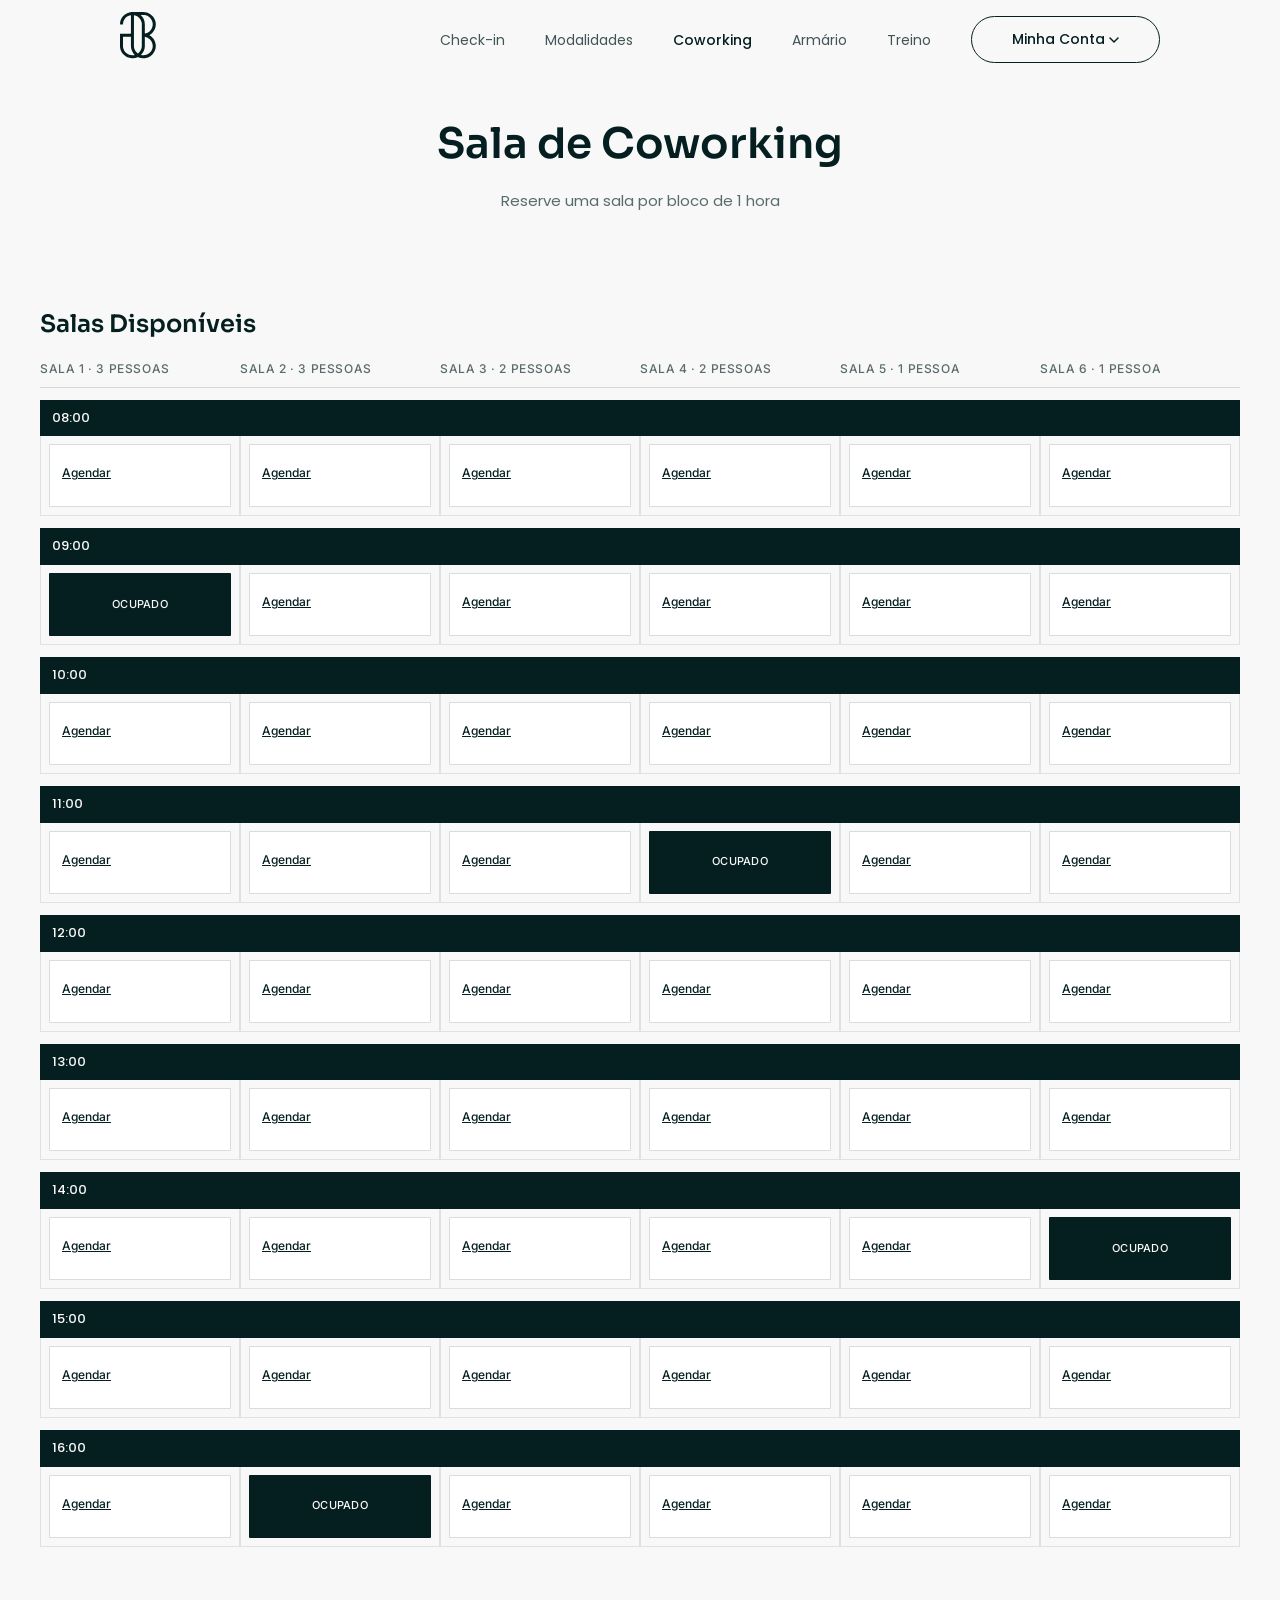
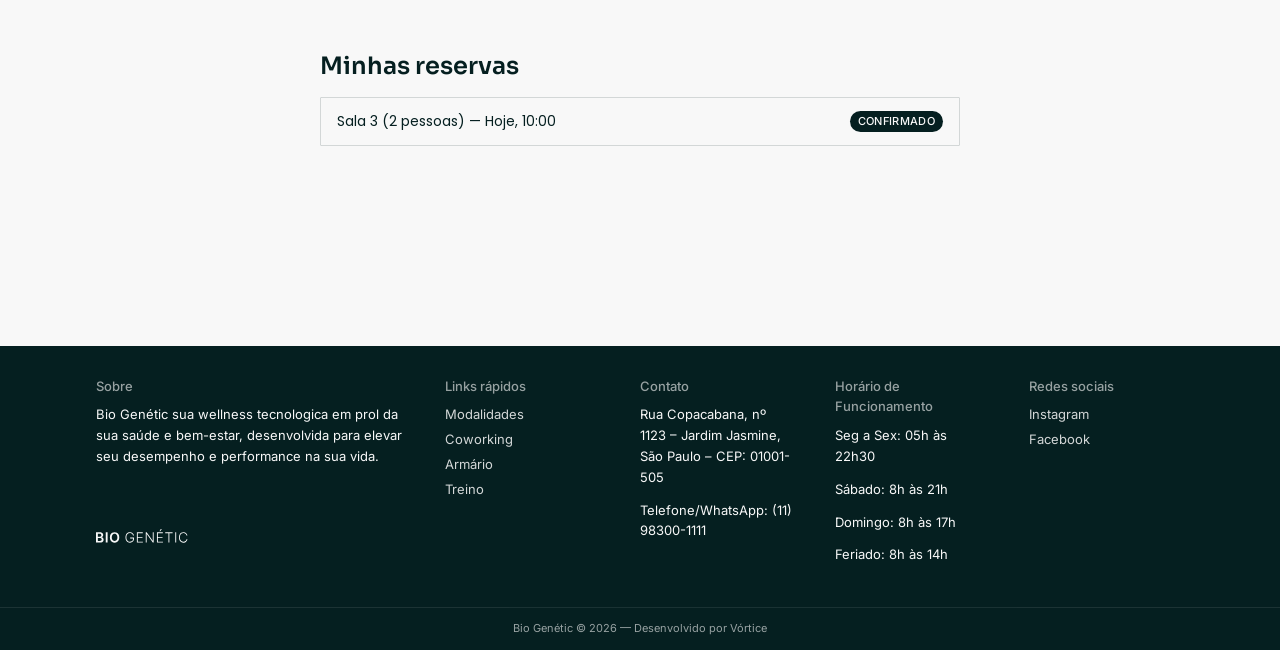
<file: html/coworking.html>
<!DOCTYPE html>
<html lang="pt-BR">
<head>
  <meta charset="UTF-8">
  <meta name="viewport" content="width=device-width, initial-scale=1.0">
  <title>Coworking — Bio Genétic</title>
  <link rel="icon" type="image/svg+xml" href="../img/favicon.svg">
  <link rel="alternate icon" href="../favicon.ico">
  <link rel="stylesheet" href="../css/estrutura-midia.css">
  <link rel="stylesheet" href="../css/estilo.css">
</head>
<body>

  <header class="nav">
    <div class="nav__container">
      <a href="check-in.html" class="nav__logo" aria-label="Bio Genétic — área do aluno"><svg width="36" height="47" viewBox="0 0 36 47" fill="none" xmlns="http://www.w3.org/2000/svg" aria-hidden="true">
<path d="M11.8078 46.263C8.53942 46.0858 5.78566 44.844 3.52068 42.5678C1.54963 40.5869 0.422192 38.1915 0.0782636 35.4304C0.013766 34.9126 0.0019341 34.3952 0.00176602 33.876C0.000505247 29.9794 0.000397252 26.0828 9.68228e-07 22.1862C-5.18328e-05 21.6599 0.000142623 21.6584 0.54867 21.6584C3.82703 21.6581 7.10539 21.659 10.3838 21.6584C10.9212 21.6584 10.9337 21.6478 10.9338 21.111C10.9349 15.3181 10.9348 9.52512 10.9341 3.73217C10.934 3.21719 10.8493 3.1567 10.319 3.27546C6.46986 4.13749 3.57954 7.3148 3.1054 11.1948C3.07231 11.4655 3.02438 11.7341 3.03523 12.0069C3.04619 12.2824 2.93145 12.4155 2.64441 12.4132C1.897 12.4073 1.14948 12.4067 0.402063 12.412C0.0989953 12.4141 -0.0104813 12.2831 0.000959139 11.9829C0.120058 8.85762 1.2463 6.15082 3.40823 3.86737C5.06921 2.11304 7.0875 0.972789 9.44014 0.400193C10.5657 0.126244 11.714 0.0208789 12.8662 0.0148872C16.2887 -0.00291407 19.7114 -0.00511785 23.134 0.0102609C25.738 0.0219611 28.1709 0.673348 30.3237 2.14849C32.9098 3.92053 34.6291 6.31151 35.3993 9.35925C36.0371 11.8829 35.893 14.356 34.9475 16.7696C33.9181 19.3973 32.1756 21.4527 29.7281 22.9103C29.6088 22.9813 29.4635 23.025 29.3707 23.1841C29.9267 23.5457 30.5017 23.8768 31.0221 24.2864C33.6259 26.3356 35.2085 29.001 35.6632 32.246C36.1912 36.0147 35.1411 39.3875 32.5787 42.2236C30.5514 44.4675 27.9868 45.7977 24.9482 46.1881C22.5756 46.4929 20.3046 46.1513 18.1324 45.1639C17.9465 45.0794 17.7847 45.0926 17.6076 45.1745C16.0298 45.9042 14.3599 46.2441 12.6282 46.3089C12.3678 46.3186 12.1057 46.2802 11.8078 46.263ZM18.5243 41.0576C20.6223 39.1955 21.7967 36.8974 21.8014 34.0812C21.8137 26.667 21.8072 19.2529 21.8009 11.8387C21.8006 11.4516 21.7777 11.0546 21.6906 10.6792C20.7986 6.83412 18.4771 4.32496 14.5957 3.29594C14.0096 3.14056 13.9691 3.18404 13.9691 3.78122C13.969 13.8702 13.9691 23.9592 13.9684 34.0482C13.9684 34.4894 13.9746 34.9278 14.0455 35.3669C14.4194 37.6806 15.5211 39.5893 17.3065 41.1109C17.8821 41.6014 17.8998 41.581 18.5243 41.0576ZM10.9348 29.438C10.9348 28.0094 10.924 26.5807 10.9422 25.1523C10.947 24.7793 10.8305 24.6602 10.4507 24.6626C8.14309 24.6769 5.83527 24.6784 3.5277 24.6604C3.13039 24.6573 3.01132 24.7691 3.01324 25.1635C3.02737 28.0726 3.01719 30.9817 3.02249 33.8909C3.02344 34.4086 3.02611 34.9259 3.11817 35.442C3.51846 37.6861 4.55356 39.5796 6.31023 41.0554C8.36429 42.7811 10.7634 43.4639 13.4317 43.2358C13.8759 43.1978 14.3311 43.1496 14.7941 42.9354C14.3732 42.5064 13.9787 42.1102 13.631 41.6716C11.8715 39.4522 10.9573 36.9378 10.937 34.1134C10.9259 32.5809 10.9348 31.0484 10.9348 29.438ZM32.7351 12.0629C32.6773 10.2813 32.161 8.64456 31.1522 7.16489C29.8444 5.24673 28.0526 4.00152 25.8117 3.35951C24.2306 2.90656 22.6094 3.11084 21.0063 3.01866C20.918 3.01358 20.8203 3.03254 20.7192 3.21408C20.9279 3.44404 21.1973 3.6148 21.4104 3.83821C23.629 6.16438 24.8007 8.92806 24.833 12.1318C24.8631 15.1191 24.8427 18.107 24.8348 21.0945C24.834 21.4108 24.9035 21.5575 25.2593 21.48C26.9639 21.1084 28.475 20.3529 29.7347 19.1641C31.7525 17.2598 32.7812 14.919 32.7351 12.0629ZM31.237 28.9189C29.8196 26.8408 27.9031 25.4694 25.4241 24.8977C24.8483 24.765 24.8412 24.7708 24.8408 25.3786C24.8393 27.4555 24.8561 29.5325 24.837 31.6092C24.8256 32.8531 24.9031 34.0973 24.7693 35.3416C24.5049 37.8016 23.5569 39.9666 21.9749 41.8671C21.6703 42.2329 21.3361 42.5745 21.0064 42.9372C23.4869 43.7445 27.6856 43.2388 30.4748 40.0491C33.1358 37.0061 33.4972 32.4146 31.237 28.9189Z" fill="#051F20"/>
</svg></a>

      <nav class="nav__links" id="nav-links">
        <a href="check-in.html">Check-in</a>
        <a href="modalidades-agendamento.html">Modalidades</a>
        <a href="coworking.html" class="is-active">Coworking</a>
        <a href="armario.html">Armário</a>
        <a href="treino.html">Treino</a>
        <div class="user-menu">
          <button type="button" class="user-menu__toggle btn btn--outline" id="user-menu-toggle" aria-haspopup="true" aria-expanded="false" aria-controls="user-menu-dropdown">
            Minha Conta
            <svg width="10" height="6" viewBox="0 0 10 6" fill="none" aria-hidden="true"><path d="M1 1L5 5L9 1" stroke="currentColor" stroke-width="1.5" stroke-linecap="round" stroke-linejoin="round"/></svg>
          </button>
          <div class="user-menu__dropdown" id="user-menu-dropdown" role="menu" aria-label="Menu do usuário">
            <button type="button" class="user-menu__item" role="menuitem">Editar Perfil</button>
            <button type="button" class="user-menu__item" role="menuitem">Contratos</button>
            <a href="index.html" class="user-menu__item" role="menuitem">Sair</a>
          </div>
        </div>
      </nav>
      <button class="nav__toggle" id="nav-toggle" aria-label="Abrir menu" aria-expanded="false">
        <span></span><span></span><span></span>
      </button>
    </div>
  </header>

  <main class="container">
    <section class="hero">
      <h1>Sala de Coworking</h1>
      <p class="hero__subtitle">Reserve uma sala por bloco de 1 hora</p>
    </section>

    <section class="grade-horarios coworking-horarios">
      <h2>Salas Disponíveis</h2>
      <div class="grade-horarios__scroll">
      <div class="grade-horarios__cabecalho">
        <div>Sala 1 · 3 pessoas</div>
        <div>Sala 2 · 3 pessoas</div>
        <div>Sala 3 · 2 pessoas</div>
        <div>Sala 4 · 2 pessoas</div>
        <div>Sala 5 · 1 pessoa</div>
        <div>Sala 6 · 1 pessoa</div>
      </div>
      <div class="grade-horarios__corpo">
        <div class="grade-horarios__hora">08:00</div>
        <div class="grade-horarios__celula"><div class="aula-card"><button type="button" class="aula-card__agendar">Agendar</button></div></div>
        <div class="grade-horarios__celula"><div class="aula-card"><button type="button" class="aula-card__agendar">Agendar</button></div></div>
        <div class="grade-horarios__celula"><div class="aula-card"><button type="button" class="aula-card__agendar">Agendar</button></div></div>
        <div class="grade-horarios__celula"><div class="aula-card"><button type="button" class="aula-card__agendar">Agendar</button></div></div>
        <div class="grade-horarios__celula"><div class="aula-card"><button type="button" class="aula-card__agendar">Agendar</button></div></div>
        <div class="grade-horarios__celula"><div class="aula-card"><button type="button" class="aula-card__agendar">Agendar</button></div></div>

        <div class="grade-horarios__hora">09:00</div>
        <div class="grade-horarios__celula"><div class="aula-card aula-card--ocupado"><span class="status-badge status-badge--ocupado">Ocupado</span></div></div>
        <div class="grade-horarios__celula"><div class="aula-card"><button type="button" class="aula-card__agendar">Agendar</button></div></div>
        <div class="grade-horarios__celula"><div class="aula-card"><button type="button" class="aula-card__agendar">Agendar</button></div></div>
        <div class="grade-horarios__celula"><div class="aula-card"><button type="button" class="aula-card__agendar">Agendar</button></div></div>
        <div class="grade-horarios__celula"><div class="aula-card"><button type="button" class="aula-card__agendar">Agendar</button></div></div>
        <div class="grade-horarios__celula"><div class="aula-card"><button type="button" class="aula-card__agendar">Agendar</button></div></div>

        <div class="grade-horarios__hora">10:00</div>
        <div class="grade-horarios__celula"><div class="aula-card"><button type="button" class="aula-card__agendar">Agendar</button></div></div>
        <div class="grade-horarios__celula"><div class="aula-card"><button type="button" class="aula-card__agendar">Agendar</button></div></div>
        <div class="grade-horarios__celula"><div class="aula-card"><button type="button" class="aula-card__agendar">Agendar</button></div></div>
        <div class="grade-horarios__celula"><div class="aula-card"><button type="button" class="aula-card__agendar">Agendar</button></div></div>
        <div class="grade-horarios__celula"><div class="aula-card"><button type="button" class="aula-card__agendar">Agendar</button></div></div>
        <div class="grade-horarios__celula"><div class="aula-card"><button type="button" class="aula-card__agendar">Agendar</button></div></div>

        <div class="grade-horarios__hora">11:00</div>
        <div class="grade-horarios__celula"><div class="aula-card"><button type="button" class="aula-card__agendar">Agendar</button></div></div>
        <div class="grade-horarios__celula"><div class="aula-card"><button type="button" class="aula-card__agendar">Agendar</button></div></div>
        <div class="grade-horarios__celula"><div class="aula-card"><button type="button" class="aula-card__agendar">Agendar</button></div></div>
        <div class="grade-horarios__celula"><div class="aula-card aula-card--ocupado"><span class="status-badge status-badge--ocupado">Ocupado</span></div></div>
        <div class="grade-horarios__celula"><div class="aula-card"><button type="button" class="aula-card__agendar">Agendar</button></div></div>
        <div class="grade-horarios__celula"><div class="aula-card"><button type="button" class="aula-card__agendar">Agendar</button></div></div>

        <div class="grade-horarios__hora">12:00</div>
        <div class="grade-horarios__celula"><div class="aula-card"><button type="button" class="aula-card__agendar">Agendar</button></div></div>
        <div class="grade-horarios__celula"><div class="aula-card"><button type="button" class="aula-card__agendar">Agendar</button></div></div>
        <div class="grade-horarios__celula"><div class="aula-card"><button type="button" class="aula-card__agendar">Agendar</button></div></div>
        <div class="grade-horarios__celula"><div class="aula-card"><button type="button" class="aula-card__agendar">Agendar</button></div></div>
        <div class="grade-horarios__celula"><div class="aula-card"><button type="button" class="aula-card__agendar">Agendar</button></div></div>
        <div class="grade-horarios__celula"><div class="aula-card"><button type="button" class="aula-card__agendar">Agendar</button></div></div>

        <div class="grade-horarios__hora">13:00</div>
        <div class="grade-horarios__celula"><div class="aula-card"><button type="button" class="aula-card__agendar">Agendar</button></div></div>
        <div class="grade-horarios__celula"><div class="aula-card"><button type="button" class="aula-card__agendar">Agendar</button></div></div>
        <div class="grade-horarios__celula"><div class="aula-card"><button type="button" class="aula-card__agendar">Agendar</button></div></div>
        <div class="grade-horarios__celula"><div class="aula-card"><button type="button" class="aula-card__agendar">Agendar</button></div></div>
        <div class="grade-horarios__celula"><div class="aula-card"><button type="button" class="aula-card__agendar">Agendar</button></div></div>
        <div class="grade-horarios__celula"><div class="aula-card"><button type="button" class="aula-card__agendar">Agendar</button></div></div>

        <div class="grade-horarios__hora">14:00</div>
        <div class="grade-horarios__celula"><div class="aula-card"><button type="button" class="aula-card__agendar">Agendar</button></div></div>
        <div class="grade-horarios__celula"><div class="aula-card"><button type="button" class="aula-card__agendar">Agendar</button></div></div>
        <div class="grade-horarios__celula"><div class="aula-card"><button type="button" class="aula-card__agendar">Agendar</button></div></div>
        <div class="grade-horarios__celula"><div class="aula-card"><button type="button" class="aula-card__agendar">Agendar</button></div></div>
        <div class="grade-horarios__celula"><div class="aula-card"><button type="button" class="aula-card__agendar">Agendar</button></div></div>
        <div class="grade-horarios__celula"><div class="aula-card aula-card--ocupado"><span class="status-badge status-badge--ocupado">Ocupado</span></div></div>

        <div class="grade-horarios__hora">15:00</div>
        <div class="grade-horarios__celula"><div class="aula-card"><button type="button" class="aula-card__agendar">Agendar</button></div></div>
        <div class="grade-horarios__celula"><div class="aula-card"><button type="button" class="aula-card__agendar">Agendar</button></div></div>
        <div class="grade-horarios__celula"><div class="aula-card"><button type="button" class="aula-card__agendar">Agendar</button></div></div>
        <div class="grade-horarios__celula"><div class="aula-card"><button type="button" class="aula-card__agendar">Agendar</button></div></div>
        <div class="grade-horarios__celula"><div class="aula-card"><button type="button" class="aula-card__agendar">Agendar</button></div></div>
        <div class="grade-horarios__celula"><div class="aula-card"><button type="button" class="aula-card__agendar">Agendar</button></div></div>

        <div class="grade-horarios__hora">16:00</div>
        <div class="grade-horarios__celula"><div class="aula-card"><button type="button" class="aula-card__agendar">Agendar</button></div></div>
        <div class="grade-horarios__celula"><div class="aula-card aula-card--ocupado"><span class="status-badge status-badge--ocupado">Ocupado</span></div></div>
        <div class="grade-horarios__celula"><div class="aula-card"><button type="button" class="aula-card__agendar">Agendar</button></div></div>
        <div class="grade-horarios__celula"><div class="aula-card"><button type="button" class="aula-card__agendar">Agendar</button></div></div>
        <div class="grade-horarios__celula"><div class="aula-card"><button type="button" class="aula-card__agendar">Agendar</button></div></div>
        <div class="grade-horarios__celula"><div class="aula-card"><button type="button" class="aula-card__agendar">Agendar</button></div></div>

      </div>
      </div>
    </section>

    <section class="meus-registros">
      <h2>Minhas reservas</h2>
      <div id="lista-reservas">
        <div class="registro-item">
          <span>Sala 3 (2 pessoas) — Hoje, 10:00</span>
          <span class="status-badge status-badge--confirmado">Confirmado</span>
        </div>
      </div>
    </section>
  </main>

  <footer class="footer">
    <div class="footer__grid">
      <div>
        <h3>Sobre</h3>
        <p class="footer__sobre">Bio Genétic sua wellness tecnologica em prol da sua saúde e bem-estar, desenvolvida para elevar seu desempenho e performance na sua vida.</p>
        <svg class="footer__logo" width="92" height="14" viewBox="0 0 92 14" fill="none" xmlns="http://www.w3.org/2000/svg" aria-hidden="true">
<path d="M-3.48687e-06 13.4979V3.31605H3.89772C4.63352 3.31605 5.24503 3.43205 5.73224 3.66406C6.22277 3.89275 6.58901 4.20596 6.83096 4.60369C7.07623 5.00141 7.19886 5.45217 7.19886 5.95596C7.19886 6.37026 7.11931 6.7249 6.96022 7.01988C6.80113 7.31155 6.58735 7.54853 6.31889 7.73082C6.05042 7.91311 5.75047 8.04403 5.41903 8.12357V8.22301C5.7803 8.24289 6.12665 8.35392 6.45809 8.5561C6.79285 8.75497 7.06628 9.03669 7.27841 9.40127C7.49053 9.76586 7.59659 10.2067 7.59659 10.7237C7.59659 11.2507 7.46898 11.7247 7.21378 12.1456C6.95857 12.5632 6.5741 12.893 6.06037 13.1349C5.54663 13.3769 4.90033 13.4979 4.12145 13.4979H-3.48687e-06ZM1.84446 11.9567H3.82812C4.49763 11.9567 4.97987 11.8291 5.27485 11.5739C5.57315 11.3153 5.7223 10.9839 5.7223 10.5795C5.7223 10.2779 5.64772 10.0061 5.49858 9.7642C5.34943 9.51893 5.13731 9.3267 4.86221 9.18749C4.58712 9.04498 4.25899 8.97372 3.87784 8.97372H1.84446V11.9567ZM1.84446 7.6463H3.66903C3.98721 7.6463 4.27391 7.5883 4.52912 7.4723C4.78432 7.35298 4.98485 7.1856 5.13068 6.97016C5.27983 6.75141 5.3544 6.49289 5.3544 6.1946C5.3544 5.80018 5.2152 5.47537 4.93679 5.22016C4.66169 4.96496 4.25236 4.83735 3.7088 4.83735H1.84446V7.6463ZM11.6056 3.31605V13.4979H9.76117V3.31605H11.6056ZM23.261 8.40695C23.261 9.50402 23.0555 10.4436 22.6445 11.2258C22.2368 12.0047 21.68 12.6013 20.974 13.0156C20.2714 13.4299 19.4743 13.6371 18.5827 13.6371C17.6911 13.6371 16.8924 13.4299 16.1864 13.0156C15.4838 12.598 14.9269 11.9998 14.5159 11.2209C14.1083 10.4387 13.9044 9.5007 13.9044 8.40695C13.9044 7.30989 14.1083 6.37192 14.5159 5.59303C14.9269 4.81084 15.4838 4.21259 16.1864 3.79829C16.8924 3.38399 17.6911 3.17684 18.5827 3.17684C19.4743 3.17684 20.2714 3.38399 20.974 3.79829C21.68 4.21259 22.2368 4.81084 22.6445 5.59303C23.0555 6.37192 23.261 7.30989 23.261 8.40695ZM21.4066 8.40695C21.4066 7.6347 21.2856 6.98342 21.0436 6.45312C20.805 5.9195 20.4736 5.5168 20.0493 5.24502C19.6251 4.96993 19.1362 4.83238 18.5827 4.83238C18.0292 4.83238 17.5403 4.96993 17.1161 5.24502C16.6918 5.5168 16.3588 5.9195 16.1168 6.45312C15.8782 6.98342 15.7588 7.6347 15.7588 8.40695C15.7588 9.17921 15.8782 9.83214 16.1168 10.3658C16.3588 10.8961 16.6918 11.2988 17.1161 11.5739C17.5403 11.8456 18.0292 11.9815 18.5827 11.9815C19.1362 11.9815 19.6251 11.8456 20.0493 11.5739C20.4736 11.2988 20.805 10.8961 21.0436 10.3658C21.2856 9.83214 21.4066 9.17921 21.4066 8.40695ZM36.9902 6.49786C36.8974 6.1598 36.7615 5.84327 36.5825 5.54829C36.4035 5.24999 36.1815 4.98981 35.9163 4.76775C35.6545 4.54237 35.3512 4.36671 35.0065 4.24076C34.6651 4.11481 34.284 4.05184 33.863 4.05184C33.2002 4.05184 32.6069 4.22419 32.0832 4.56889C31.5595 4.91358 31.1452 5.41074 30.8403 6.06036C30.5387 6.70998 30.3879 7.49218 30.3879 8.40695C30.3879 9.31841 30.5404 10.099 30.8453 10.7486C31.1502 11.3982 31.5678 11.897 32.0981 12.245C32.6317 12.5897 33.2416 12.7621 33.9277 12.7621C34.5541 12.7621 35.1076 12.6229 35.5882 12.3445C36.0688 12.066 36.4433 11.6683 36.7118 11.1513C36.9835 10.6342 37.1161 10.0194 37.1095 9.30681L37.4078 9.40127H34.1464V8.56605H38.0143V9.40127C38.0143 10.2696 37.8387 11.0204 37.4873 11.6534C37.136 12.2865 36.6538 12.7753 36.0406 13.12C35.4274 13.4647 34.7231 13.6371 33.9277 13.6371C33.0394 13.6371 32.2622 13.4233 31.596 12.9957C30.9298 12.5649 30.4111 11.9583 30.0399 11.1761C29.672 10.3906 29.488 9.46756 29.488 8.40695C29.488 7.60819 29.5941 6.8873 29.8062 6.24431C30.0183 5.60132 30.3183 5.05113 30.7061 4.59374C31.0972 4.13636 31.5595 3.78669 32.0932 3.54474C32.6268 3.29947 33.2167 3.17684 33.863 3.17684C34.4199 3.17684 34.9286 3.26467 35.3893 3.44033C35.8533 3.616 36.261 3.85795 36.6123 4.16619C36.967 4.47111 37.257 4.82409 37.4824 5.22514C37.7111 5.62286 37.8652 6.04711 37.9447 6.49786H36.9902ZM40.8824 13.4979V3.31605H46.7886V4.15127H41.8121V7.98437H46.4754V8.8196H41.8121V12.6626H46.8881V13.4979H40.8824ZM57.6846 3.31605V13.4979H56.7797L50.7641 4.97159H50.6846V13.4979H49.7549V3.31605H50.6547L56.6903 11.8523H56.7698V3.31605H57.6846ZM60.9516 13.4979V3.31605H66.8579V4.15127H61.8813V7.98437H66.5446V8.8196H61.8813V12.6626H66.9573V13.4979H60.9516ZM63.4921 2.2571L64.7648 -6.07967e-06H65.8138L64.2875 2.2571H63.4921ZM69.2076 4.15127V3.31605H76.5904V4.15127H73.3639V13.4979H72.4342V4.15127H69.2076ZM80.1732 3.31605V13.4979H79.2435V3.31605H80.1732ZM91.4146 6.49786H90.48C90.4104 6.14985 90.2844 5.82836 90.1021 5.53337C89.9231 5.23508 89.6978 4.9749 89.426 4.75284C89.1542 4.53077 88.846 4.35842 88.5013 4.23579C88.1566 4.11316 87.7837 4.05184 87.3827 4.05184C86.7397 4.05184 86.153 4.21922 85.6227 4.55397C85.0957 4.88873 84.6731 5.38091 84.355 6.03053C84.0401 6.67684 83.8827 7.46898 83.8827 8.40695C83.8827 9.35156 84.0401 10.147 84.355 10.7933C84.6731 11.4396 85.0957 11.9302 85.6227 12.2649C86.153 12.5963 86.7397 12.7621 87.3827 12.7621C87.7837 12.7621 88.1566 12.7008 88.5013 12.5781C88.846 12.4555 89.1542 12.2848 89.426 12.066C89.6978 11.844 89.9231 11.5838 90.1021 11.2855C90.2844 10.9872 90.4104 10.6641 90.48 10.316H91.4146C91.3318 10.7834 91.176 11.2192 90.9473 11.6236C90.7219 12.0246 90.4336 12.3759 90.0822 12.6776C89.7342 12.9792 89.3332 13.2145 88.8791 13.3835C88.425 13.5526 87.9262 13.6371 87.3827 13.6371C86.5276 13.6371 85.7686 13.4233 85.1057 12.9957C84.4428 12.5649 83.9224 11.9583 83.5446 11.1761C83.1701 10.3939 82.9828 9.47088 82.9828 8.40695C82.9828 7.34303 83.1701 6.41998 83.5446 5.63778C83.9224 4.85558 84.4428 4.2507 85.1057 3.82315C85.7686 3.39228 86.5276 3.17684 87.3827 3.17684C87.9262 3.17684 88.425 3.26136 88.8791 3.43039C89.3332 3.59611 89.7342 3.83143 90.0822 4.13636C90.4336 4.43797 90.7219 4.78929 90.9473 5.19034C91.176 5.59138 91.3318 6.02722 91.4146 6.49786Z" fill="#f8f8f8"/>
</svg>
      </div>
      <div>
        <h3>Links rápidos</h3>
        <a href="modalidades-agendamento.html">Modalidades</a>
        <a href="coworking.html">Coworking</a>
        <a href="armario.html">Armário</a>
        <a href="treino.html">Treino</a>
      </div>
      <div>
        <h3>Contato</h3>
        <p>Rua Copacabana, nº 1123 – Jardim Jasmine, São Paulo – CEP: 01001-505</p>
        <p>Telefone/WhatsApp: (11) 98300-1111</p>
      </div>
      <div>
        <h3>Horário de Funcionamento</h3>
        <p>Seg a Sex: 05h às 22h30</p>
        <p>Sábado: 8h às 21h</p>
        <p>Domingo: 8h às 17h</p>
        <p>Feriado: 8h às 14h</p>
      </div>
      <div>
        <h3>Redes sociais</h3>
        <a href="https://www.instagram.com/">Instagram</a>
        <a href="https://www.facebook.com/">Facebook</a>
      </div>
    </div>
    <div class="footer__bottom">Bio Genétic © 2026 — Desenvolvido por Vórtice</div>
  </footer>

  <script src="../js/script.js"></script>
</body>
</html>
</file>
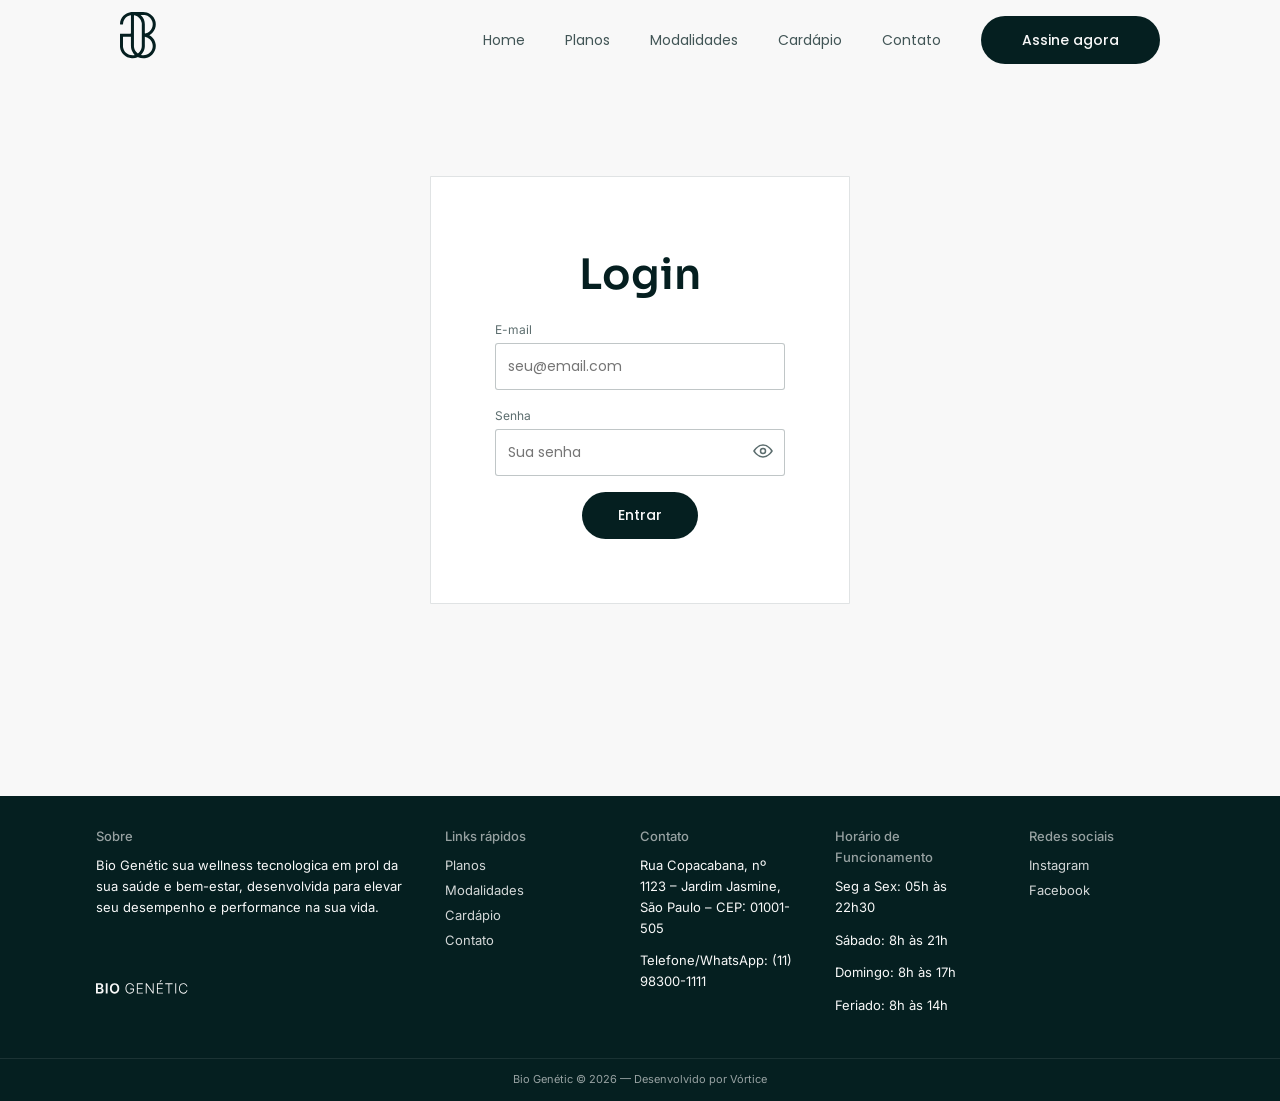
<file: html/login.html>
<!DOCTYPE html>
<html lang="pt-BR">
<head>
  <meta charset="UTF-8">
  <meta name="viewport" content="width=device-width, initial-scale=1.0">
  <title>Login — Bio Genétic</title>
  <link rel="icon" type="image/svg+xml" href="../img/favicon.svg">
  <link rel="alternate icon" href="../favicon.ico">
  <link rel="stylesheet" href="../css/estrutura-midia.css">
  <link rel="stylesheet" href="../css/estilo.css">
</head>
<body>

  <header class="nav">
    <div class="nav__container">
      <a href="../html/index.html" class="nav__logo" aria-label="Bio Genétic — página inicial"><svg width="36" height="47" viewBox="0 0 36 47" fill="none" xmlns="http://www.w3.org/2000/svg" aria-hidden="true">
<path d="M11.8078 46.263C8.53942 46.0858 5.78566 44.844 3.52068 42.5678C1.54963 40.5869 0.422192 38.1915 0.0782636 35.4304C0.013766 34.9126 0.0019341 34.3952 0.00176602 33.876C0.000505247 29.9794 0.000397252 26.0828 9.68228e-07 22.1862C-5.18328e-05 21.6599 0.000142623 21.6584 0.54867 21.6584C3.82703 21.6581 7.10539 21.659 10.3838 21.6584C10.9212 21.6584 10.9337 21.6478 10.9338 21.111C10.9349 15.3181 10.9348 9.52512 10.9341 3.73217C10.934 3.21719 10.8493 3.1567 10.319 3.27546C6.46986 4.13749 3.57954 7.3148 3.1054 11.1948C3.07231 11.4655 3.02438 11.7341 3.03523 12.0069C3.04619 12.2824 2.93145 12.4155 2.64441 12.4132C1.897 12.4073 1.14948 12.4067 0.402063 12.412C0.0989953 12.4141 -0.0104813 12.2831 0.000959139 11.9829C0.120058 8.85762 1.2463 6.15082 3.40823 3.86737C5.06921 2.11304 7.0875 0.972789 9.44014 0.400193C10.5657 0.126244 11.714 0.0208789 12.8662 0.0148872C16.2887 -0.00291407 19.7114 -0.00511785 23.134 0.0102609C25.738 0.0219611 28.1709 0.673348 30.3237 2.14849C32.9098 3.92053 34.6291 6.31151 35.3993 9.35925C36.0371 11.8829 35.893 14.356 34.9475 16.7696C33.9181 19.3973 32.1756 21.4527 29.7281 22.9103C29.6088 22.9813 29.4635 23.025 29.3707 23.1841C29.9267 23.5457 30.5017 23.8768 31.0221 24.2864C33.6259 26.3356 35.2085 29.001 35.6632 32.246C36.1912 36.0147 35.1411 39.3875 32.5787 42.2236C30.5514 44.4675 27.9868 45.7977 24.9482 46.1881C22.5756 46.4929 20.3046 46.1513 18.1324 45.1639C17.9465 45.0794 17.7847 45.0926 17.6076 45.1745C16.0298 45.9042 14.3599 46.2441 12.6282 46.3089C12.3678 46.3186 12.1057 46.2802 11.8078 46.263ZM18.5243 41.0576C20.6223 39.1955 21.7967 36.8974 21.8014 34.0812C21.8137 26.667 21.8072 19.2529 21.8009 11.8387C21.8006 11.4516 21.7777 11.0546 21.6906 10.6792C20.7986 6.83412 18.4771 4.32496 14.5957 3.29594C14.0096 3.14056 13.9691 3.18404 13.9691 3.78122C13.969 13.8702 13.9691 23.9592 13.9684 34.0482C13.9684 34.4894 13.9746 34.9278 14.0455 35.3669C14.4194 37.6806 15.5211 39.5893 17.3065 41.1109C17.8821 41.6014 17.8998 41.581 18.5243 41.0576ZM10.9348 29.438C10.9348 28.0094 10.924 26.5807 10.9422 25.1523C10.947 24.7793 10.8305 24.6602 10.4507 24.6626C8.14309 24.6769 5.83527 24.6784 3.5277 24.6604C3.13039 24.6573 3.01132 24.7691 3.01324 25.1635C3.02737 28.0726 3.01719 30.9817 3.02249 33.8909C3.02344 34.4086 3.02611 34.9259 3.11817 35.442C3.51846 37.6861 4.55356 39.5796 6.31023 41.0554C8.36429 42.7811 10.7634 43.4639 13.4317 43.2358C13.8759 43.1978 14.3311 43.1496 14.7941 42.9354C14.3732 42.5064 13.9787 42.1102 13.631 41.6716C11.8715 39.4522 10.9573 36.9378 10.937 34.1134C10.9259 32.5809 10.9348 31.0484 10.9348 29.438ZM32.7351 12.0629C32.6773 10.2813 32.161 8.64456 31.1522 7.16489C29.8444 5.24673 28.0526 4.00152 25.8117 3.35951C24.2306 2.90656 22.6094 3.11084 21.0063 3.01866C20.918 3.01358 20.8203 3.03254 20.7192 3.21408C20.9279 3.44404 21.1973 3.6148 21.4104 3.83821C23.629 6.16438 24.8007 8.92806 24.833 12.1318C24.8631 15.1191 24.8427 18.107 24.8348 21.0945C24.834 21.4108 24.9035 21.5575 25.2593 21.48C26.9639 21.1084 28.475 20.3529 29.7347 19.1641C31.7525 17.2598 32.7812 14.919 32.7351 12.0629ZM31.237 28.9189C29.8196 26.8408 27.9031 25.4694 25.4241 24.8977C24.8483 24.765 24.8412 24.7708 24.8408 25.3786C24.8393 27.4555 24.8561 29.5325 24.837 31.6092C24.8256 32.8531 24.9031 34.0973 24.7693 35.3416C24.5049 37.8016 23.5569 39.9666 21.9749 41.8671C21.6703 42.2329 21.3361 42.5745 21.0064 42.9372C23.4869 43.7445 27.6856 43.2388 30.4748 40.0491C33.1358 37.0061 33.4972 32.4146 31.237 28.9189Z" fill="#051F20"/>
</svg></a>

      <nav class="nav__links" id="nav-links">
        <a href="../html/index.html">Home</a>
        <a href="../html/planos.html">Planos</a>
        <a href="../html/modalidades.html">Modalidades</a>
        <a href="../html/cardapio.html">Cardápio</a>
        <a href="../html/contato.html">Contato</a>
        <a href="../html/planos.html" class="btn btn--primary">Assine agora</a>
      </nav>
      <button class="nav__toggle" id="nav-toggle" aria-label="Abrir menu" aria-expanded="false">
        <span></span><span></span><span></span>
      </button>
    </div>
  </header>

  <main class="container">
    <section class="login-hero">
      <form class="login-hero__form" id="form-login" novalidate>
        <h1>Login</h1>

        <div class="form-group" data-campo="email">
          <label for="email">E-mail</label>
          <input type="email" id="email" name="email" placeholder="seu@email.com" aria-describedby="erro-email">
          <span class="form-error" id="erro-email"></span>
        </div>

        <div class="form-group" data-campo="senha">
          <label for="senha">Senha</label>
          <div class="input-senha">
            <input type="password" id="senha" name="senha" placeholder="Sua senha" aria-describedby="erro-senha">
            <button type="button" class="input-senha__toggle" data-alvo="senha" aria-label="Mostrar senha">
              <svg class="icone-olho" width="20" height="20" viewBox="0 0 20 20" fill="none" aria-hidden="true">
                <path d="M1 10s3.5-6 9-6 9 6 9 6-3.5 6-9 6-9-6-9-6Z" stroke="currentColor" stroke-width="1.5"/>
                <circle cx="10" cy="10" r="2.5" stroke="currentColor" stroke-width="1.5"/>
              </svg>
              <svg class="icone-olho-fechado is-hidden" width="20" height="20" viewBox="0 0 20 20" fill="none" aria-hidden="true">
                <path d="M1 10s3.5-6 9-6 9 6 9 6-3.5 6-9 6-9-6-9-6Z" stroke="currentColor" stroke-width="1.5"/>
                <circle cx="10" cy="10" r="2.5" stroke="currentColor" stroke-width="1.5"/>
                <line x1="2" y1="18" x2="18" y2="2" stroke="currentColor" stroke-width="1.5"/>
              </svg>
            </button>
          </div>
          <span class="form-error" id="erro-senha"></span>
        </div>

        <button type="submit" class="btn btn--enviar">Entrar</button>

        <div class="form-success" role="status">Login realizado! Redirecionando para a área do aluno...</div>
      </form>
    </section>
  </main>

  <footer class="footer">
    <div class="footer__grid">
      <div>
        <h3>Sobre</h3>
        <p class="footer__sobre">Bio Genétic sua wellness tecnologica em prol da sua saúde e bem-estar, desenvolvida para elevar seu desempenho e performance na sua vida.</p>
        <svg class="footer__logo" width="92" height="14" viewBox="0 0 92 14" fill="none" xmlns="http://www.w3.org/2000/svg" aria-hidden="true">
<path d="M-3.48687e-06 13.4979V3.31605H3.89772C4.63352 3.31605 5.24503 3.43205 5.73224 3.66406C6.22277 3.89275 6.58901 4.20596 6.83096 4.60369C7.07623 5.00141 7.19886 5.45217 7.19886 5.95596C7.19886 6.37026 7.11931 6.7249 6.96022 7.01988C6.80113 7.31155 6.58735 7.54853 6.31889 7.73082C6.05042 7.91311 5.75047 8.04403 5.41903 8.12357V8.22301C5.7803 8.24289 6.12665 8.35392 6.45809 8.5561C6.79285 8.75497 7.06628 9.03669 7.27841 9.40127C7.49053 9.76586 7.59659 10.2067 7.59659 10.7237C7.59659 11.2507 7.46898 11.7247 7.21378 12.1456C6.95857 12.5632 6.5741 12.893 6.06037 13.1349C5.54663 13.3769 4.90033 13.4979 4.12145 13.4979H-3.48687e-06ZM1.84446 11.9567H3.82812C4.49763 11.9567 4.97987 11.8291 5.27485 11.5739C5.57315 11.3153 5.7223 10.9839 5.7223 10.5795C5.7223 10.2779 5.64772 10.0061 5.49858 9.7642C5.34943 9.51893 5.13731 9.3267 4.86221 9.18749C4.58712 9.04498 4.25899 8.97372 3.87784 8.97372H1.84446V11.9567ZM1.84446 7.6463H3.66903C3.98721 7.6463 4.27391 7.5883 4.52912 7.4723C4.78432 7.35298 4.98485 7.1856 5.13068 6.97016C5.27983 6.75141 5.3544 6.49289 5.3544 6.1946C5.3544 5.80018 5.2152 5.47537 4.93679 5.22016C4.66169 4.96496 4.25236 4.83735 3.7088 4.83735H1.84446V7.6463ZM11.6056 3.31605V13.4979H9.76117V3.31605H11.6056ZM23.261 8.40695C23.261 9.50402 23.0555 10.4436 22.6445 11.2258C22.2368 12.0047 21.68 12.6013 20.974 13.0156C20.2714 13.4299 19.4743 13.6371 18.5827 13.6371C17.6911 13.6371 16.8924 13.4299 16.1864 13.0156C15.4838 12.598 14.9269 11.9998 14.5159 11.2209C14.1083 10.4387 13.9044 9.5007 13.9044 8.40695C13.9044 7.30989 14.1083 6.37192 14.5159 5.59303C14.9269 4.81084 15.4838 4.21259 16.1864 3.79829C16.8924 3.38399 17.6911 3.17684 18.5827 3.17684C19.4743 3.17684 20.2714 3.38399 20.974 3.79829C21.68 4.21259 22.2368 4.81084 22.6445 5.59303C23.0555 6.37192 23.261 7.30989 23.261 8.40695ZM21.4066 8.40695C21.4066 7.6347 21.2856 6.98342 21.0436 6.45312C20.805 5.9195 20.4736 5.5168 20.0493 5.24502C19.6251 4.96993 19.1362 4.83238 18.5827 4.83238C18.0292 4.83238 17.5403 4.96993 17.1161 5.24502C16.6918 5.5168 16.3588 5.9195 16.1168 6.45312C15.8782 6.98342 15.7588 7.6347 15.7588 8.40695C15.7588 9.17921 15.8782 9.83214 16.1168 10.3658C16.3588 10.8961 16.6918 11.2988 17.1161 11.5739C17.5403 11.8456 18.0292 11.9815 18.5827 11.9815C19.1362 11.9815 19.6251 11.8456 20.0493 11.5739C20.4736 11.2988 20.805 10.8961 21.0436 10.3658C21.2856 9.83214 21.4066 9.17921 21.4066 8.40695ZM36.9902 6.49786C36.8974 6.1598 36.7615 5.84327 36.5825 5.54829C36.4035 5.24999 36.1815 4.98981 35.9163 4.76775C35.6545 4.54237 35.3512 4.36671 35.0065 4.24076C34.6651 4.11481 34.284 4.05184 33.863 4.05184C33.2002 4.05184 32.6069 4.22419 32.0832 4.56889C31.5595 4.91358 31.1452 5.41074 30.8403 6.06036C30.5387 6.70998 30.3879 7.49218 30.3879 8.40695C30.3879 9.31841 30.5404 10.099 30.8453 10.7486C31.1502 11.3982 31.5678 11.897 32.0981 12.245C32.6317 12.5897 33.2416 12.7621 33.9277 12.7621C34.5541 12.7621 35.1076 12.6229 35.5882 12.3445C36.0688 12.066 36.4433 11.6683 36.7118 11.1513C36.9835 10.6342 37.1161 10.0194 37.1095 9.30681L37.4078 9.40127H34.1464V8.56605H38.0143V9.40127C38.0143 10.2696 37.8387 11.0204 37.4873 11.6534C37.136 12.2865 36.6538 12.7753 36.0406 13.12C35.4274 13.4647 34.7231 13.6371 33.9277 13.6371C33.0394 13.6371 32.2622 13.4233 31.596 12.9957C30.9298 12.5649 30.4111 11.9583 30.0399 11.1761C29.672 10.3906 29.488 9.46756 29.488 8.40695C29.488 7.60819 29.5941 6.8873 29.8062 6.24431C30.0183 5.60132 30.3183 5.05113 30.7061 4.59374C31.0972 4.13636 31.5595 3.78669 32.0932 3.54474C32.6268 3.29947 33.2167 3.17684 33.863 3.17684C34.4199 3.17684 34.9286 3.26467 35.3893 3.44033C35.8533 3.616 36.261 3.85795 36.6123 4.16619C36.967 4.47111 37.257 4.82409 37.4824 5.22514C37.7111 5.62286 37.8652 6.04711 37.9447 6.49786H36.9902ZM40.8824 13.4979V3.31605H46.7886V4.15127H41.8121V7.98437H46.4754V8.8196H41.8121V12.6626H46.8881V13.4979H40.8824ZM57.6846 3.31605V13.4979H56.7797L50.7641 4.97159H50.6846V13.4979H49.7549V3.31605H50.6547L56.6903 11.8523H56.7698V3.31605H57.6846ZM60.9516 13.4979V3.31605H66.8579V4.15127H61.8813V7.98437H66.5446V8.8196H61.8813V12.6626H66.9573V13.4979H60.9516ZM63.4921 2.2571L64.7648 -6.07967e-06H65.8138L64.2875 2.2571H63.4921ZM69.2076 4.15127V3.31605H76.5904V4.15127H73.3639V13.4979H72.4342V4.15127H69.2076ZM80.1732 3.31605V13.4979H79.2435V3.31605H80.1732ZM91.4146 6.49786H90.48C90.4104 6.14985 90.2844 5.82836 90.1021 5.53337C89.9231 5.23508 89.6978 4.9749 89.426 4.75284C89.1542 4.53077 88.846 4.35842 88.5013 4.23579C88.1566 4.11316 87.7837 4.05184 87.3827 4.05184C86.7397 4.05184 86.153 4.21922 85.6227 4.55397C85.0957 4.88873 84.6731 5.38091 84.355 6.03053C84.0401 6.67684 83.8827 7.46898 83.8827 8.40695C83.8827 9.35156 84.0401 10.147 84.355 10.7933C84.6731 11.4396 85.0957 11.9302 85.6227 12.2649C86.153 12.5963 86.7397 12.7621 87.3827 12.7621C87.7837 12.7621 88.1566 12.7008 88.5013 12.5781C88.846 12.4555 89.1542 12.2848 89.426 12.066C89.6978 11.844 89.9231 11.5838 90.1021 11.2855C90.2844 10.9872 90.4104 10.6641 90.48 10.316H91.4146C91.3318 10.7834 91.176 11.2192 90.9473 11.6236C90.7219 12.0246 90.4336 12.3759 90.0822 12.6776C89.7342 12.9792 89.3332 13.2145 88.8791 13.3835C88.425 13.5526 87.9262 13.6371 87.3827 13.6371C86.5276 13.6371 85.7686 13.4233 85.1057 12.9957C84.4428 12.5649 83.9224 11.9583 83.5446 11.1761C83.1701 10.3939 82.9828 9.47088 82.9828 8.40695C82.9828 7.34303 83.1701 6.41998 83.5446 5.63778C83.9224 4.85558 84.4428 4.2507 85.1057 3.82315C85.7686 3.39228 86.5276 3.17684 87.3827 3.17684C87.9262 3.17684 88.425 3.26136 88.8791 3.43039C89.3332 3.59611 89.7342 3.83143 90.0822 4.13636C90.4336 4.43797 90.7219 4.78929 90.9473 5.19034C91.176 5.59138 91.3318 6.02722 91.4146 6.49786Z" fill="#f8f8f8"/>
</svg>
      </div>
      <div>
        <h3>Links rápidos</h3>
        <a href="../html/planos.html">Planos</a>
        <a href="../html/modalidades.html">Modalidades</a>
        <a href="../html/cardapio.html">Cardápio</a>
        <a href="../html/contato.html">Contato</a>
      </div>
      <div>
        <h3>Contato</h3>
        <p>Rua Copacabana, nº 1123 – Jardim Jasmine, São Paulo – CEP: 01001-505</p>
        <p>Telefone/WhatsApp: (11) 98300-1111</p>
      </div>
      <div>
        <h3>Horário de Funcionamento</h3>
        <p>Seg a Sex: 05h às 22h30</p>
        <p>Sábado: 8h às 21h</p>
        <p>Domingo: 8h às 17h</p>
        <p>Feriado: 8h às 14h</p>
      </div>
      <div>
        <h3>Redes sociais</h3>
        <a href="https://www.instagram.com/">Instagram</a>
        <a href="https://www.facebook.com/">Facebook</a>
      </div>
    </div>
    <div class="footer__bottom">Bio Genétic © 2026 — Desenvolvido por Vórtice</div>
  </footer>

  <script src="../js/script.js"></script>
</body>
</html>
</file>
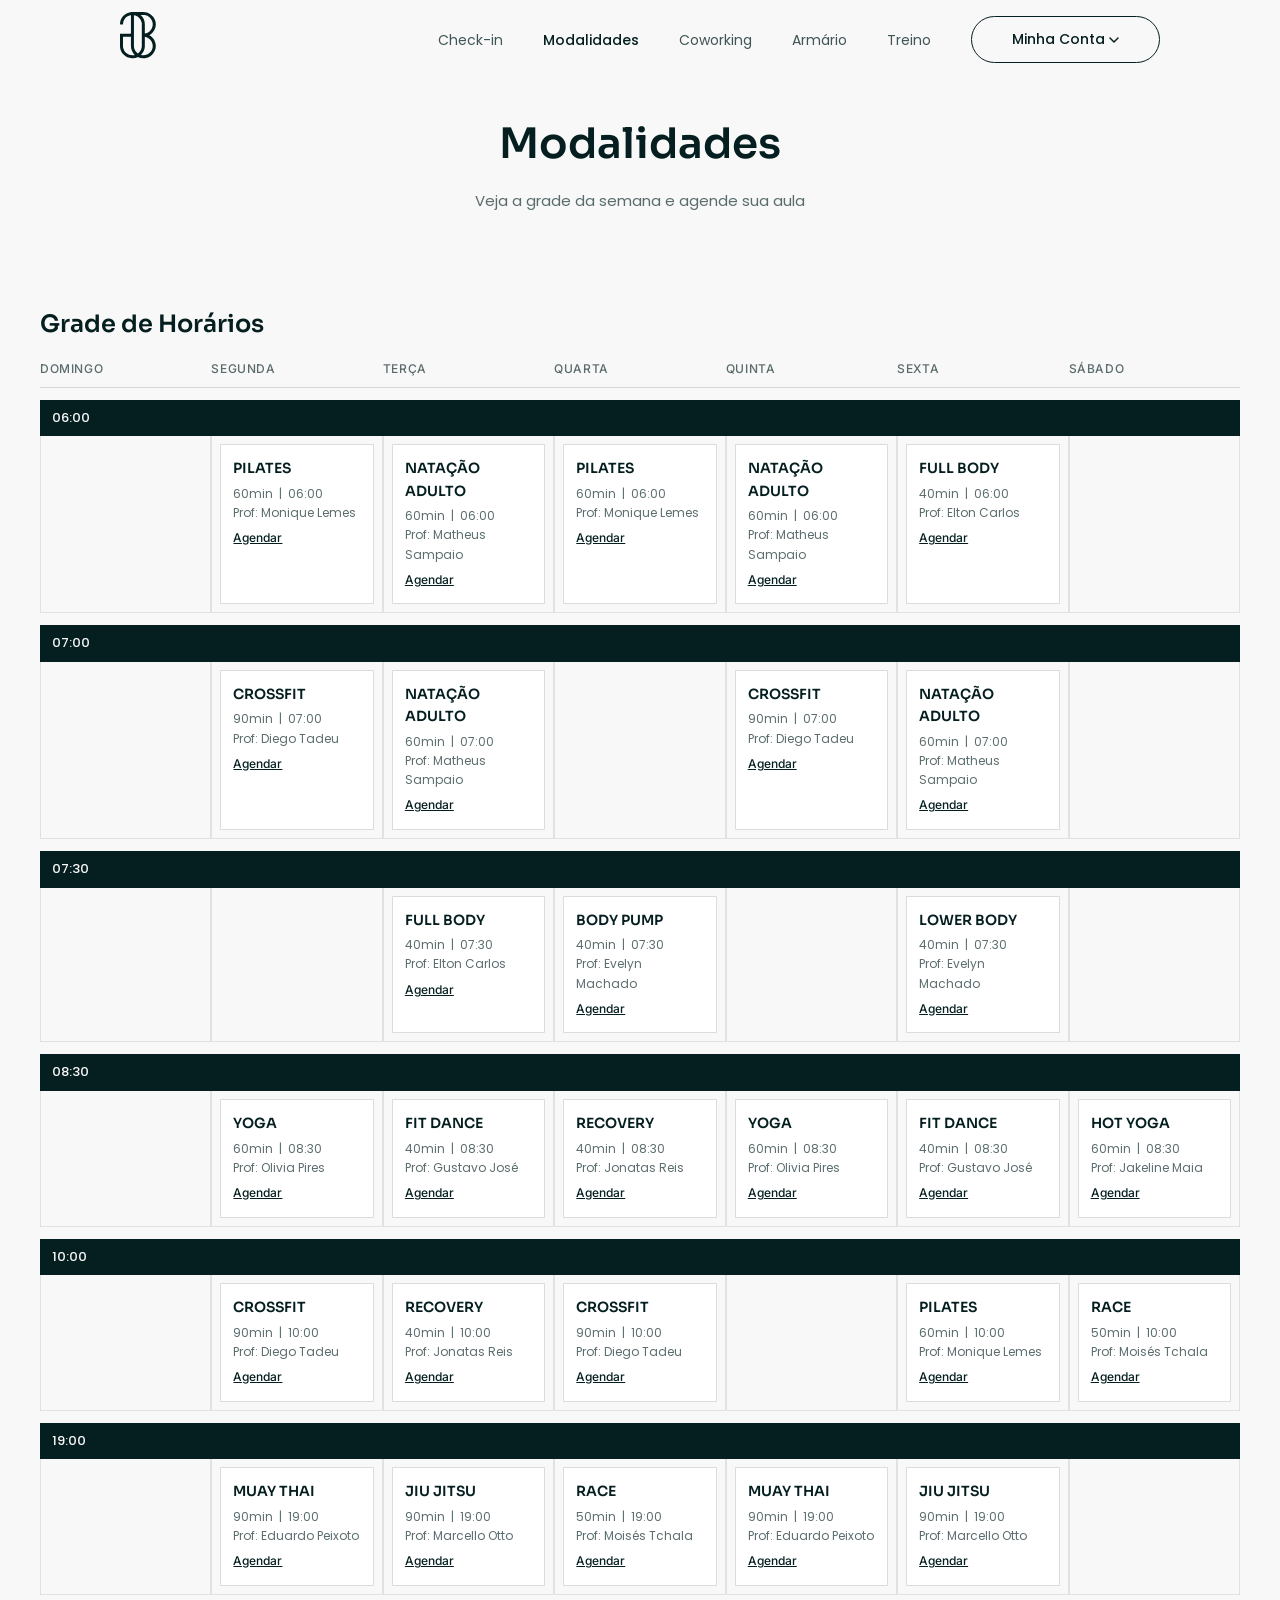
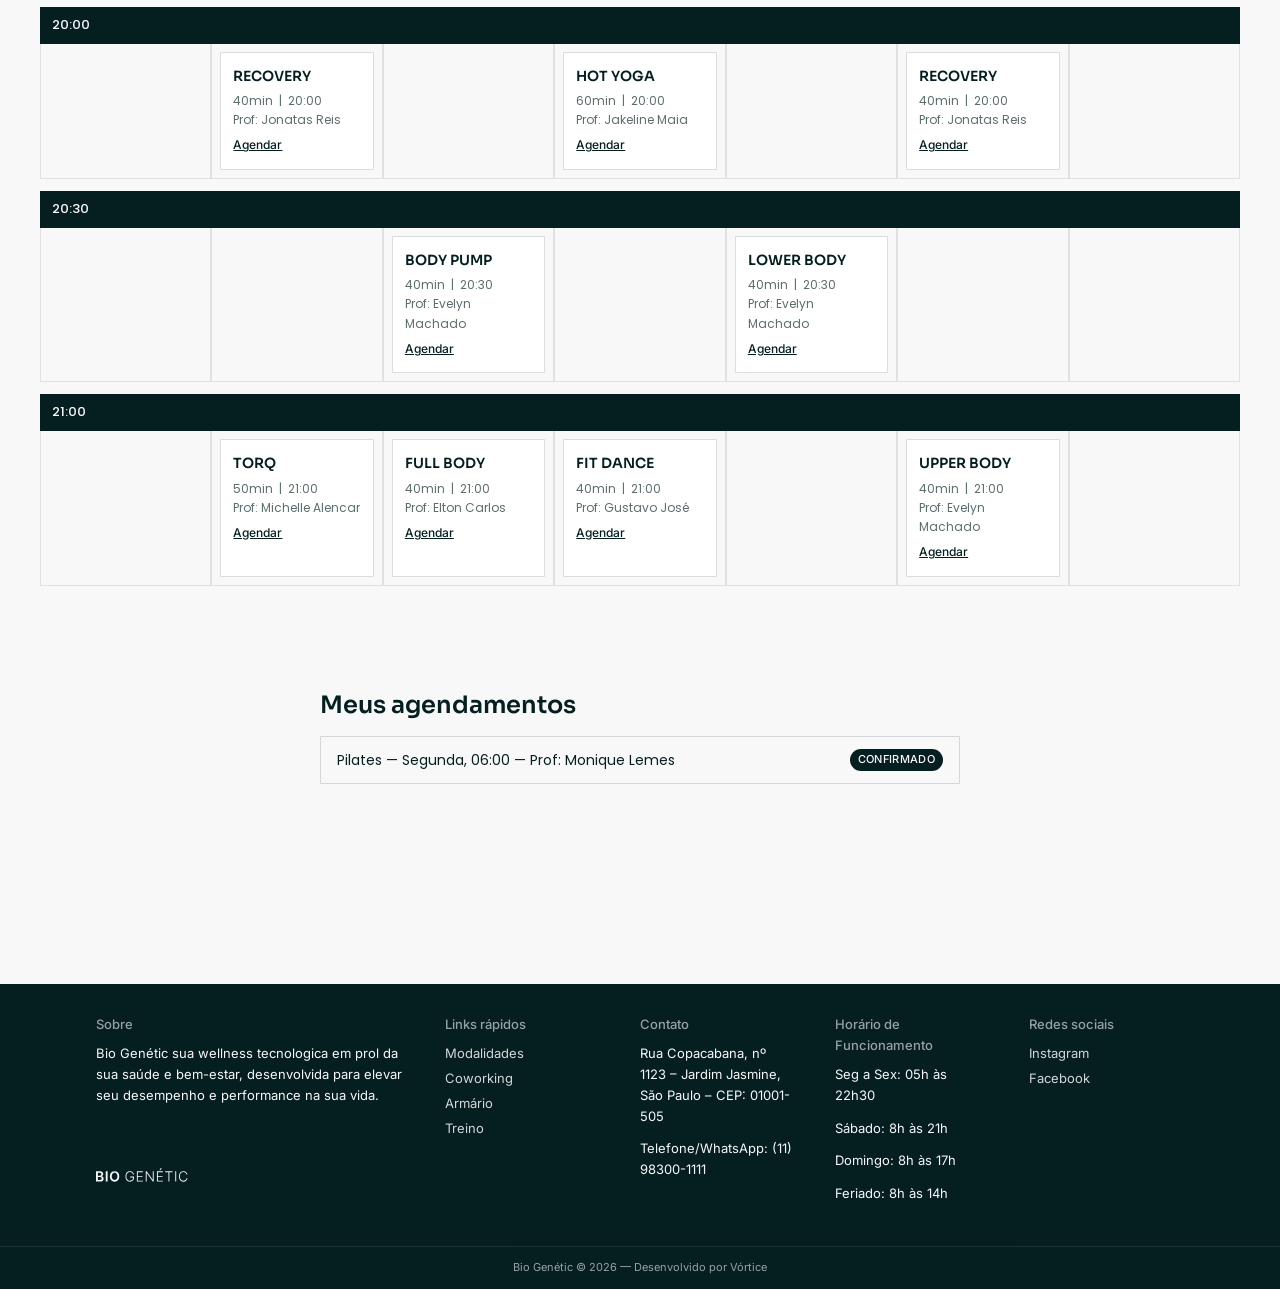
<file: html/modalidades-agendamento.html>
<!DOCTYPE html>
<html lang="pt-BR">
<head>
  <meta charset="UTF-8">
  <meta name="viewport" content="width=device-width, initial-scale=1.0">
  <title>Modalidades — Bio Genétic</title>
  <link rel="icon" type="image/svg+xml" href="../img/favicon.svg">
  <link rel="alternate icon" href="../favicon.ico">
  <link rel="stylesheet" href="../css/estrutura-midia.css">
  <link rel="stylesheet" href="../css/estilo.css">
</head>
<body>

  <header class="nav">
    <div class="nav__container">
      <a href="check-in.html" class="nav__logo" aria-label="Bio Genétic — área do aluno"><svg width="36" height="47" viewBox="0 0 36 47" fill="none" xmlns="http://www.w3.org/2000/svg" aria-hidden="true">
<path d="M11.8078 46.263C8.53942 46.0858 5.78566 44.844 3.52068 42.5678C1.54963 40.5869 0.422192 38.1915 0.0782636 35.4304C0.013766 34.9126 0.0019341 34.3952 0.00176602 33.876C0.000505247 29.9794 0.000397252 26.0828 9.68228e-07 22.1862C-5.18328e-05 21.6599 0.000142623 21.6584 0.54867 21.6584C3.82703 21.6581 7.10539 21.659 10.3838 21.6584C10.9212 21.6584 10.9337 21.6478 10.9338 21.111C10.9349 15.3181 10.9348 9.52512 10.9341 3.73217C10.934 3.21719 10.8493 3.1567 10.319 3.27546C6.46986 4.13749 3.57954 7.3148 3.1054 11.1948C3.07231 11.4655 3.02438 11.7341 3.03523 12.0069C3.04619 12.2824 2.93145 12.4155 2.64441 12.4132C1.897 12.4073 1.14948 12.4067 0.402063 12.412C0.0989953 12.4141 -0.0104813 12.2831 0.000959139 11.9829C0.120058 8.85762 1.2463 6.15082 3.40823 3.86737C5.06921 2.11304 7.0875 0.972789 9.44014 0.400193C10.5657 0.126244 11.714 0.0208789 12.8662 0.0148872C16.2887 -0.00291407 19.7114 -0.00511785 23.134 0.0102609C25.738 0.0219611 28.1709 0.673348 30.3237 2.14849C32.9098 3.92053 34.6291 6.31151 35.3993 9.35925C36.0371 11.8829 35.893 14.356 34.9475 16.7696C33.9181 19.3973 32.1756 21.4527 29.7281 22.9103C29.6088 22.9813 29.4635 23.025 29.3707 23.1841C29.9267 23.5457 30.5017 23.8768 31.0221 24.2864C33.6259 26.3356 35.2085 29.001 35.6632 32.246C36.1912 36.0147 35.1411 39.3875 32.5787 42.2236C30.5514 44.4675 27.9868 45.7977 24.9482 46.1881C22.5756 46.4929 20.3046 46.1513 18.1324 45.1639C17.9465 45.0794 17.7847 45.0926 17.6076 45.1745C16.0298 45.9042 14.3599 46.2441 12.6282 46.3089C12.3678 46.3186 12.1057 46.2802 11.8078 46.263ZM18.5243 41.0576C20.6223 39.1955 21.7967 36.8974 21.8014 34.0812C21.8137 26.667 21.8072 19.2529 21.8009 11.8387C21.8006 11.4516 21.7777 11.0546 21.6906 10.6792C20.7986 6.83412 18.4771 4.32496 14.5957 3.29594C14.0096 3.14056 13.9691 3.18404 13.9691 3.78122C13.969 13.8702 13.9691 23.9592 13.9684 34.0482C13.9684 34.4894 13.9746 34.9278 14.0455 35.3669C14.4194 37.6806 15.5211 39.5893 17.3065 41.1109C17.8821 41.6014 17.8998 41.581 18.5243 41.0576ZM10.9348 29.438C10.9348 28.0094 10.924 26.5807 10.9422 25.1523C10.947 24.7793 10.8305 24.6602 10.4507 24.6626C8.14309 24.6769 5.83527 24.6784 3.5277 24.6604C3.13039 24.6573 3.01132 24.7691 3.01324 25.1635C3.02737 28.0726 3.01719 30.9817 3.02249 33.8909C3.02344 34.4086 3.02611 34.9259 3.11817 35.442C3.51846 37.6861 4.55356 39.5796 6.31023 41.0554C8.36429 42.7811 10.7634 43.4639 13.4317 43.2358C13.8759 43.1978 14.3311 43.1496 14.7941 42.9354C14.3732 42.5064 13.9787 42.1102 13.631 41.6716C11.8715 39.4522 10.9573 36.9378 10.937 34.1134C10.9259 32.5809 10.9348 31.0484 10.9348 29.438ZM32.7351 12.0629C32.6773 10.2813 32.161 8.64456 31.1522 7.16489C29.8444 5.24673 28.0526 4.00152 25.8117 3.35951C24.2306 2.90656 22.6094 3.11084 21.0063 3.01866C20.918 3.01358 20.8203 3.03254 20.7192 3.21408C20.9279 3.44404 21.1973 3.6148 21.4104 3.83821C23.629 6.16438 24.8007 8.92806 24.833 12.1318C24.8631 15.1191 24.8427 18.107 24.8348 21.0945C24.834 21.4108 24.9035 21.5575 25.2593 21.48C26.9639 21.1084 28.475 20.3529 29.7347 19.1641C31.7525 17.2598 32.7812 14.919 32.7351 12.0629ZM31.237 28.9189C29.8196 26.8408 27.9031 25.4694 25.4241 24.8977C24.8483 24.765 24.8412 24.7708 24.8408 25.3786C24.8393 27.4555 24.8561 29.5325 24.837 31.6092C24.8256 32.8531 24.9031 34.0973 24.7693 35.3416C24.5049 37.8016 23.5569 39.9666 21.9749 41.8671C21.6703 42.2329 21.3361 42.5745 21.0064 42.9372C23.4869 43.7445 27.6856 43.2388 30.4748 40.0491C33.1358 37.0061 33.4972 32.4146 31.237 28.9189Z" fill="#051F20"/>
</svg></a>

      <nav class="nav__links" id="nav-links">
        <a href="check-in.html">Check-in</a>
        <a href="modalidades-agendamento.html" class="is-active">Modalidades</a>
        <a href="coworking.html">Coworking</a>
        <a href="armario.html">Armário</a>
        <a href="treino.html">Treino</a>
        <div class="user-menu">
          <button type="button" class="user-menu__toggle btn btn--outline" id="user-menu-toggle" aria-haspopup="true" aria-expanded="false" aria-controls="user-menu-dropdown">
            Minha Conta
            <svg width="10" height="6" viewBox="0 0 10 6" fill="none" aria-hidden="true"><path d="M1 1L5 5L9 1" stroke="currentColor" stroke-width="1.5" stroke-linecap="round" stroke-linejoin="round"/></svg>
          </button>
          <div class="user-menu__dropdown" id="user-menu-dropdown" role="menu" aria-label="Menu do usuário">
            <button type="button" class="user-menu__item" role="menuitem">Editar Perfil</button>
            <button type="button" class="user-menu__item" role="menuitem">Contratos</button>
            <a href="index.html" class="user-menu__item" role="menuitem">Sair</a>
          </div>
        </div>
      </nav>
      <button class="nav__toggle" id="nav-toggle" aria-label="Abrir menu" aria-expanded="false">
        <span></span><span></span><span></span>
      </button>
    </div>
  </header>

  <main class="container">
    <section class="hero">
      <h1>Modalidades</h1>
      <p class="hero__subtitle">Veja a grade da semana e agende sua aula</p>
    </section>

    <section class="grade-horarios">
      <h2>Grade de Horários</h2>
      <div class="grade-horarios__scroll">
      <div class="grade-horarios__cabecalho">
        <div>Domingo</div>
        <div>Segunda</div>
        <div>Terça</div>
        <div>Quarta</div>
        <div>Quinta</div>
        <div>Sexta</div>
        <div>Sábado</div>
      </div>
      <div class="grade-horarios__corpo">
        <div class="grade-horarios__hora">06:00</div>
        <div class="grade-horarios__celula"></div>
        <div class="grade-horarios__celula"><div class="aula-card"><h3>Pilates</h3><p>60min &nbsp;|&nbsp; 06:00</p><p>Prof: Monique Lemes</p><button type="button" class="aula-card__agendar">Agendar</button></div></div>
        <div class="grade-horarios__celula"><div class="aula-card"><h3>Natação Adulto</h3><p>60min &nbsp;|&nbsp; 06:00</p><p>Prof: Matheus Sampaio</p><button type="button" class="aula-card__agendar">Agendar</button></div></div>
        <div class="grade-horarios__celula"><div class="aula-card"><h3>Pilates</h3><p>60min &nbsp;|&nbsp; 06:00</p><p>Prof: Monique Lemes</p><button type="button" class="aula-card__agendar">Agendar</button></div></div>
        <div class="grade-horarios__celula"><div class="aula-card"><h3>Natação Adulto</h3><p>60min &nbsp;|&nbsp; 06:00</p><p>Prof: Matheus Sampaio</p><button type="button" class="aula-card__agendar">Agendar</button></div></div>
        <div class="grade-horarios__celula"><div class="aula-card"><h3>Full Body</h3><p>40min &nbsp;|&nbsp; 06:00</p><p>Prof: Elton Carlos</p><button type="button" class="aula-card__agendar">Agendar</button></div></div>
        <div class="grade-horarios__celula"></div>

        <div class="grade-horarios__hora">07:00</div>
        <div class="grade-horarios__celula"></div>
        <div class="grade-horarios__celula"><div class="aula-card"><h3>CrossFit</h3><p>90min &nbsp;|&nbsp; 07:00</p><p>Prof: Diego Tadeu</p><button type="button" class="aula-card__agendar">Agendar</button></div></div>
        <div class="grade-horarios__celula"><div class="aula-card"><h3>Natação Adulto</h3><p>60min &nbsp;|&nbsp; 07:00</p><p>Prof: Matheus Sampaio</p><button type="button" class="aula-card__agendar">Agendar</button></div></div>
        <div class="grade-horarios__celula"></div>
        <div class="grade-horarios__celula"><div class="aula-card"><h3>CrossFit</h3><p>90min &nbsp;|&nbsp; 07:00</p><p>Prof: Diego Tadeu</p><button type="button" class="aula-card__agendar">Agendar</button></div></div>
        <div class="grade-horarios__celula"><div class="aula-card"><h3>Natação Adulto</h3><p>60min &nbsp;|&nbsp; 07:00</p><p>Prof: Matheus Sampaio</p><button type="button" class="aula-card__agendar">Agendar</button></div></div>
        <div class="grade-horarios__celula"></div>

        <div class="grade-horarios__hora">07:30</div>
        <div class="grade-horarios__celula"></div>
        <div class="grade-horarios__celula"></div>
        <div class="grade-horarios__celula"><div class="aula-card"><h3>Full Body</h3><p>40min &nbsp;|&nbsp; 07:30</p><p>Prof: Elton Carlos</p><button type="button" class="aula-card__agendar">Agendar</button></div></div>
        <div class="grade-horarios__celula"><div class="aula-card"><h3>Body Pump</h3><p>40min &nbsp;|&nbsp; 07:30</p><p>Prof: Evelyn Machado</p><button type="button" class="aula-card__agendar">Agendar</button></div></div>
        <div class="grade-horarios__celula"></div>
        <div class="grade-horarios__celula"><div class="aula-card"><h3>Lower Body</h3><p>40min &nbsp;|&nbsp; 07:30</p><p>Prof: Evelyn Machado</p><button type="button" class="aula-card__agendar">Agendar</button></div></div>
        <div class="grade-horarios__celula"></div>

        <div class="grade-horarios__hora">08:30</div>
        <div class="grade-horarios__celula"></div>
        <div class="grade-horarios__celula"><div class="aula-card"><h3>Yoga</h3><p>60min &nbsp;|&nbsp; 08:30</p><p>Prof: Olivia Pires</p><button type="button" class="aula-card__agendar">Agendar</button></div></div>
        <div class="grade-horarios__celula"><div class="aula-card"><h3>Fit Dance</h3><p>40min &nbsp;|&nbsp; 08:30</p><p>Prof: Gustavo José</p><button type="button" class="aula-card__agendar">Agendar</button></div></div>
        <div class="grade-horarios__celula"><div class="aula-card"><h3>Recovery</h3><p>40min &nbsp;|&nbsp; 08:30</p><p>Prof: Jonatas Reis</p><button type="button" class="aula-card__agendar">Agendar</button></div></div>
        <div class="grade-horarios__celula"><div class="aula-card"><h3>Yoga</h3><p>60min &nbsp;|&nbsp; 08:30</p><p>Prof: Olivia Pires</p><button type="button" class="aula-card__agendar">Agendar</button></div></div>
        <div class="grade-horarios__celula"><div class="aula-card"><h3>Fit Dance</h3><p>40min &nbsp;|&nbsp; 08:30</p><p>Prof: Gustavo José</p><button type="button" class="aula-card__agendar">Agendar</button></div></div>
        <div class="grade-horarios__celula"><div class="aula-card"><h3>Hot Yoga</h3><p>60min &nbsp;|&nbsp; 08:30</p><p>Prof: Jakeline Maia</p><button type="button" class="aula-card__agendar">Agendar</button></div></div>

        <div class="grade-horarios__hora">10:00</div>
        <div class="grade-horarios__celula"></div>
        <div class="grade-horarios__celula"><div class="aula-card"><h3>CrossFit</h3><p>90min &nbsp;|&nbsp; 10:00</p><p>Prof: Diego Tadeu</p><button type="button" class="aula-card__agendar">Agendar</button></div></div>
        <div class="grade-horarios__celula"><div class="aula-card"><h3>Recovery</h3><p>40min &nbsp;|&nbsp; 10:00</p><p>Prof: Jonatas Reis</p><button type="button" class="aula-card__agendar">Agendar</button></div></div>
        <div class="grade-horarios__celula"><div class="aula-card"><h3>CrossFit</h3><p>90min &nbsp;|&nbsp; 10:00</p><p>Prof: Diego Tadeu</p><button type="button" class="aula-card__agendar">Agendar</button></div></div>
        <div class="grade-horarios__celula"></div>
        <div class="grade-horarios__celula"><div class="aula-card"><h3>Pilates</h3><p>60min &nbsp;|&nbsp; 10:00</p><p>Prof: Monique Lemes</p><button type="button" class="aula-card__agendar">Agendar</button></div></div>
        <div class="grade-horarios__celula"><div class="aula-card"><h3>Race</h3><p>50min &nbsp;|&nbsp; 10:00</p><p>Prof: Moisés Tchala</p><button type="button" class="aula-card__agendar">Agendar</button></div></div>

        <div class="grade-horarios__hora">19:00</div>
        <div class="grade-horarios__celula"></div>
        <div class="grade-horarios__celula"><div class="aula-card"><h3>Muay Thai</h3><p>90min &nbsp;|&nbsp; 19:00</p><p>Prof: Eduardo Peixoto</p><button type="button" class="aula-card__agendar">Agendar</button></div></div>
        <div class="grade-horarios__celula"><div class="aula-card"><h3>Jiu Jitsu</h3><p>90min &nbsp;|&nbsp; 19:00</p><p>Prof: Marcello Otto</p><button type="button" class="aula-card__agendar">Agendar</button></div></div>
        <div class="grade-horarios__celula"><div class="aula-card"><h3>Race</h3><p>50min &nbsp;|&nbsp; 19:00</p><p>Prof: Moisés Tchala</p><button type="button" class="aula-card__agendar">Agendar</button></div></div>
        <div class="grade-horarios__celula"><div class="aula-card"><h3>Muay Thai</h3><p>90min &nbsp;|&nbsp; 19:00</p><p>Prof: Eduardo Peixoto</p><button type="button" class="aula-card__agendar">Agendar</button></div></div>
        <div class="grade-horarios__celula"><div class="aula-card"><h3>Jiu Jitsu</h3><p>90min &nbsp;|&nbsp; 19:00</p><p>Prof: Marcello Otto</p><button type="button" class="aula-card__agendar">Agendar</button></div></div>
        <div class="grade-horarios__celula"></div>

        <div class="grade-horarios__hora">20:00</div>
        <div class="grade-horarios__celula"></div>
        <div class="grade-horarios__celula"><div class="aula-card"><h3>Recovery</h3><p>40min &nbsp;|&nbsp; 20:00</p><p>Prof: Jonatas Reis</p><button type="button" class="aula-card__agendar">Agendar</button></div></div>
        <div class="grade-horarios__celula"></div>
        <div class="grade-horarios__celula"><div class="aula-card"><h3>Hot Yoga</h3><p>60min &nbsp;|&nbsp; 20:00</p><p>Prof: Jakeline Maia</p><button type="button" class="aula-card__agendar">Agendar</button></div></div>
        <div class="grade-horarios__celula"></div>
        <div class="grade-horarios__celula"><div class="aula-card"><h3>Recovery</h3><p>40min &nbsp;|&nbsp; 20:00</p><p>Prof: Jonatas Reis</p><button type="button" class="aula-card__agendar">Agendar</button></div></div>
        <div class="grade-horarios__celula"></div>

        <div class="grade-horarios__hora">20:30</div>
        <div class="grade-horarios__celula"></div>
        <div class="grade-horarios__celula"></div>
        <div class="grade-horarios__celula"><div class="aula-card"><h3>Body Pump</h3><p>40min &nbsp;|&nbsp; 20:30</p><p>Prof: Evelyn Machado</p><button type="button" class="aula-card__agendar">Agendar</button></div></div>
        <div class="grade-horarios__celula"></div>
        <div class="grade-horarios__celula"><div class="aula-card"><h3>Lower Body</h3><p>40min &nbsp;|&nbsp; 20:30</p><p>Prof: Evelyn Machado</p><button type="button" class="aula-card__agendar">Agendar</button></div></div>
        <div class="grade-horarios__celula"></div>
        <div class="grade-horarios__celula"></div>

        <div class="grade-horarios__hora">21:00</div>
        <div class="grade-horarios__celula"></div>
        <div class="grade-horarios__celula"><div class="aula-card"><h3>Torq</h3><p>50min &nbsp;|&nbsp; 21:00</p><p>Prof: Michelle Alencar</p><button type="button" class="aula-card__agendar">Agendar</button></div></div>
        <div class="grade-horarios__celula"><div class="aula-card"><h3>Full Body</h3><p>40min &nbsp;|&nbsp; 21:00</p><p>Prof: Elton Carlos</p><button type="button" class="aula-card__agendar">Agendar</button></div></div>
        <div class="grade-horarios__celula"><div class="aula-card"><h3>Fit Dance</h3><p>40min &nbsp;|&nbsp; 21:00</p><p>Prof: Gustavo José</p><button type="button" class="aula-card__agendar">Agendar</button></div></div>
        <div class="grade-horarios__celula"></div>
        <div class="grade-horarios__celula"><div class="aula-card"><h3>Upper Body</h3><p>40min &nbsp;|&nbsp; 21:00</p><p>Prof: Evelyn Machado</p><button type="button" class="aula-card__agendar">Agendar</button></div></div>
        <div class="grade-horarios__celula"></div>
      </div>
      </div>
    </section>

    <section class="meus-registros">
      <h2>Meus agendamentos</h2>
      <div id="lista-agendamentos">
        <div class="registro-item">
          <span>Pilates — Segunda, 06:00 — Prof: Monique Lemes</span>
          <span class="status-badge status-badge--confirmado">Confirmado</span>
        </div>
      </div>
    </section>
  </main>

  <footer class="footer">
    <div class="footer__grid">
      <div>
        <h3>Sobre</h3>
        <p class="footer__sobre">Bio Genétic sua wellness tecnologica em prol da sua saúde e bem-estar, desenvolvida para elevar seu desempenho e performance na sua vida.</p>
        <svg class="footer__logo" width="92" height="14" viewBox="0 0 92 14" fill="none" xmlns="http://www.w3.org/2000/svg" aria-hidden="true">
<path d="M-3.48687e-06 13.4979V3.31605H3.89772C4.63352 3.31605 5.24503 3.43205 5.73224 3.66406C6.22277 3.89275 6.58901 4.20596 6.83096 4.60369C7.07623 5.00141 7.19886 5.45217 7.19886 5.95596C7.19886 6.37026 7.11931 6.7249 6.96022 7.01988C6.80113 7.31155 6.58735 7.54853 6.31889 7.73082C6.05042 7.91311 5.75047 8.04403 5.41903 8.12357V8.22301C5.7803 8.24289 6.12665 8.35392 6.45809 8.5561C6.79285 8.75497 7.06628 9.03669 7.27841 9.40127C7.49053 9.76586 7.59659 10.2067 7.59659 10.7237C7.59659 11.2507 7.46898 11.7247 7.21378 12.1456C6.95857 12.5632 6.5741 12.893 6.06037 13.1349C5.54663 13.3769 4.90033 13.4979 4.12145 13.4979H-3.48687e-06ZM1.84446 11.9567H3.82812C4.49763 11.9567 4.97987 11.8291 5.27485 11.5739C5.57315 11.3153 5.7223 10.9839 5.7223 10.5795C5.7223 10.2779 5.64772 10.0061 5.49858 9.7642C5.34943 9.51893 5.13731 9.3267 4.86221 9.18749C4.58712 9.04498 4.25899 8.97372 3.87784 8.97372H1.84446V11.9567ZM1.84446 7.6463H3.66903C3.98721 7.6463 4.27391 7.5883 4.52912 7.4723C4.78432 7.35298 4.98485 7.1856 5.13068 6.97016C5.27983 6.75141 5.3544 6.49289 5.3544 6.1946C5.3544 5.80018 5.2152 5.47537 4.93679 5.22016C4.66169 4.96496 4.25236 4.83735 3.7088 4.83735H1.84446V7.6463ZM11.6056 3.31605V13.4979H9.76117V3.31605H11.6056ZM23.261 8.40695C23.261 9.50402 23.0555 10.4436 22.6445 11.2258C22.2368 12.0047 21.68 12.6013 20.974 13.0156C20.2714 13.4299 19.4743 13.6371 18.5827 13.6371C17.6911 13.6371 16.8924 13.4299 16.1864 13.0156C15.4838 12.598 14.9269 11.9998 14.5159 11.2209C14.1083 10.4387 13.9044 9.5007 13.9044 8.40695C13.9044 7.30989 14.1083 6.37192 14.5159 5.59303C14.9269 4.81084 15.4838 4.21259 16.1864 3.79829C16.8924 3.38399 17.6911 3.17684 18.5827 3.17684C19.4743 3.17684 20.2714 3.38399 20.974 3.79829C21.68 4.21259 22.2368 4.81084 22.6445 5.59303C23.0555 6.37192 23.261 7.30989 23.261 8.40695ZM21.4066 8.40695C21.4066 7.6347 21.2856 6.98342 21.0436 6.45312C20.805 5.9195 20.4736 5.5168 20.0493 5.24502C19.6251 4.96993 19.1362 4.83238 18.5827 4.83238C18.0292 4.83238 17.5403 4.96993 17.1161 5.24502C16.6918 5.5168 16.3588 5.9195 16.1168 6.45312C15.8782 6.98342 15.7588 7.6347 15.7588 8.40695C15.7588 9.17921 15.8782 9.83214 16.1168 10.3658C16.3588 10.8961 16.6918 11.2988 17.1161 11.5739C17.5403 11.8456 18.0292 11.9815 18.5827 11.9815C19.1362 11.9815 19.6251 11.8456 20.0493 11.5739C20.4736 11.2988 20.805 10.8961 21.0436 10.3658C21.2856 9.83214 21.4066 9.17921 21.4066 8.40695ZM36.9902 6.49786C36.8974 6.1598 36.7615 5.84327 36.5825 5.54829C36.4035 5.24999 36.1815 4.98981 35.9163 4.76775C35.6545 4.54237 35.3512 4.36671 35.0065 4.24076C34.6651 4.11481 34.284 4.05184 33.863 4.05184C33.2002 4.05184 32.6069 4.22419 32.0832 4.56889C31.5595 4.91358 31.1452 5.41074 30.8403 6.06036C30.5387 6.70998 30.3879 7.49218 30.3879 8.40695C30.3879 9.31841 30.5404 10.099 30.8453 10.7486C31.1502 11.3982 31.5678 11.897 32.0981 12.245C32.6317 12.5897 33.2416 12.7621 33.9277 12.7621C34.5541 12.7621 35.1076 12.6229 35.5882 12.3445C36.0688 12.066 36.4433 11.6683 36.7118 11.1513C36.9835 10.6342 37.1161 10.0194 37.1095 9.30681L37.4078 9.40127H34.1464V8.56605H38.0143V9.40127C38.0143 10.2696 37.8387 11.0204 37.4873 11.6534C37.136 12.2865 36.6538 12.7753 36.0406 13.12C35.4274 13.4647 34.7231 13.6371 33.9277 13.6371C33.0394 13.6371 32.2622 13.4233 31.596 12.9957C30.9298 12.5649 30.4111 11.9583 30.0399 11.1761C29.672 10.3906 29.488 9.46756 29.488 8.40695C29.488 7.60819 29.5941 6.8873 29.8062 6.24431C30.0183 5.60132 30.3183 5.05113 30.7061 4.59374C31.0972 4.13636 31.5595 3.78669 32.0932 3.54474C32.6268 3.29947 33.2167 3.17684 33.863 3.17684C34.4199 3.17684 34.9286 3.26467 35.3893 3.44033C35.8533 3.616 36.261 3.85795 36.6123 4.16619C36.967 4.47111 37.257 4.82409 37.4824 5.22514C37.7111 5.62286 37.8652 6.04711 37.9447 6.49786H36.9902ZM40.8824 13.4979V3.31605H46.7886V4.15127H41.8121V7.98437H46.4754V8.8196H41.8121V12.6626H46.8881V13.4979H40.8824ZM57.6846 3.31605V13.4979H56.7797L50.7641 4.97159H50.6846V13.4979H49.7549V3.31605H50.6547L56.6903 11.8523H56.7698V3.31605H57.6846ZM60.9516 13.4979V3.31605H66.8579V4.15127H61.8813V7.98437H66.5446V8.8196H61.8813V12.6626H66.9573V13.4979H60.9516ZM63.4921 2.2571L64.7648 -6.07967e-06H65.8138L64.2875 2.2571H63.4921ZM69.2076 4.15127V3.31605H76.5904V4.15127H73.3639V13.4979H72.4342V4.15127H69.2076ZM80.1732 3.31605V13.4979H79.2435V3.31605H80.1732ZM91.4146 6.49786H90.48C90.4104 6.14985 90.2844 5.82836 90.1021 5.53337C89.9231 5.23508 89.6978 4.9749 89.426 4.75284C89.1542 4.53077 88.846 4.35842 88.5013 4.23579C88.1566 4.11316 87.7837 4.05184 87.3827 4.05184C86.7397 4.05184 86.153 4.21922 85.6227 4.55397C85.0957 4.88873 84.6731 5.38091 84.355 6.03053C84.0401 6.67684 83.8827 7.46898 83.8827 8.40695C83.8827 9.35156 84.0401 10.147 84.355 10.7933C84.6731 11.4396 85.0957 11.9302 85.6227 12.2649C86.153 12.5963 86.7397 12.7621 87.3827 12.7621C87.7837 12.7621 88.1566 12.7008 88.5013 12.5781C88.846 12.4555 89.1542 12.2848 89.426 12.066C89.6978 11.844 89.9231 11.5838 90.1021 11.2855C90.2844 10.9872 90.4104 10.6641 90.48 10.316H91.4146C91.3318 10.7834 91.176 11.2192 90.9473 11.6236C90.7219 12.0246 90.4336 12.3759 90.0822 12.6776C89.7342 12.9792 89.3332 13.2145 88.8791 13.3835C88.425 13.5526 87.9262 13.6371 87.3827 13.6371C86.5276 13.6371 85.7686 13.4233 85.1057 12.9957C84.4428 12.5649 83.9224 11.9583 83.5446 11.1761C83.1701 10.3939 82.9828 9.47088 82.9828 8.40695C82.9828 7.34303 83.1701 6.41998 83.5446 5.63778C83.9224 4.85558 84.4428 4.2507 85.1057 3.82315C85.7686 3.39228 86.5276 3.17684 87.3827 3.17684C87.9262 3.17684 88.425 3.26136 88.8791 3.43039C89.3332 3.59611 89.7342 3.83143 90.0822 4.13636C90.4336 4.43797 90.7219 4.78929 90.9473 5.19034C91.176 5.59138 91.3318 6.02722 91.4146 6.49786Z" fill="#f8f8f8"/>
</svg>
      </div>
      <div>
        <h3>Links rápidos</h3>
        <a href="modalidades-agendamento.html">Modalidades</a>
        <a href="coworking.html">Coworking</a>
        <a href="armario.html">Armário</a>
        <a href="treino.html">Treino</a>
      </div>
      <div>
        <h3>Contato</h3>
        <p>Rua Copacabana, nº 1123 – Jardim Jasmine, São Paulo – CEP: 01001-505</p>
        <p>Telefone/WhatsApp: (11) 98300-1111</p>
      </div>
      <div>
        <h3>Horário de Funcionamento</h3>
        <p>Seg a Sex: 05h às 22h30</p>
        <p>Sábado: 8h às 21h</p>
        <p>Domingo: 8h às 17h</p>
        <p>Feriado: 8h às 14h</p>
      </div>
      <div>
        <h3>Redes sociais</h3>
        <a href="https://www.instagram.com/">Instagram</a>
        <a href="https://www.facebook.com/">Facebook</a>
      </div>
    </div>
    <div class="footer__bottom">Bio Genétic © 2026 — Desenvolvido por Vórtice</div>
  </footer>

  <script src="../js/script.js"></script>
</body>
</html>
</file>
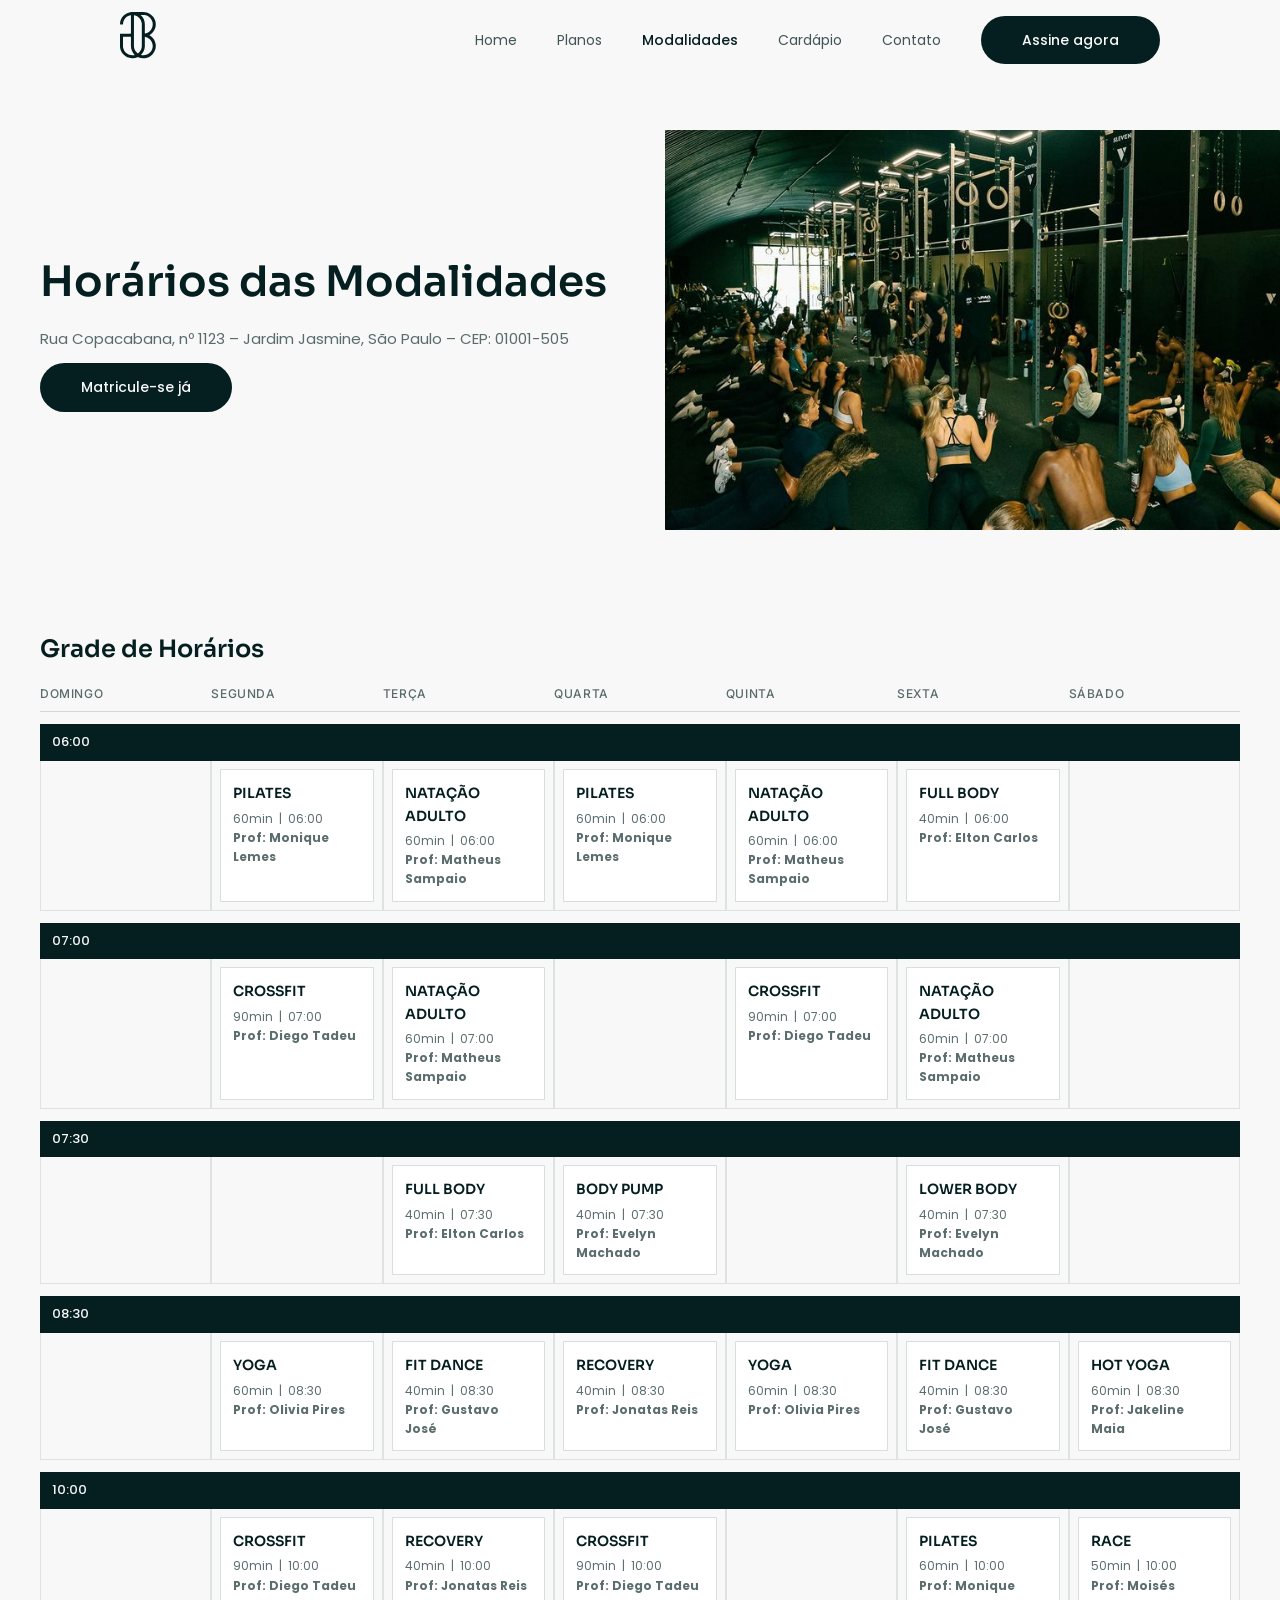
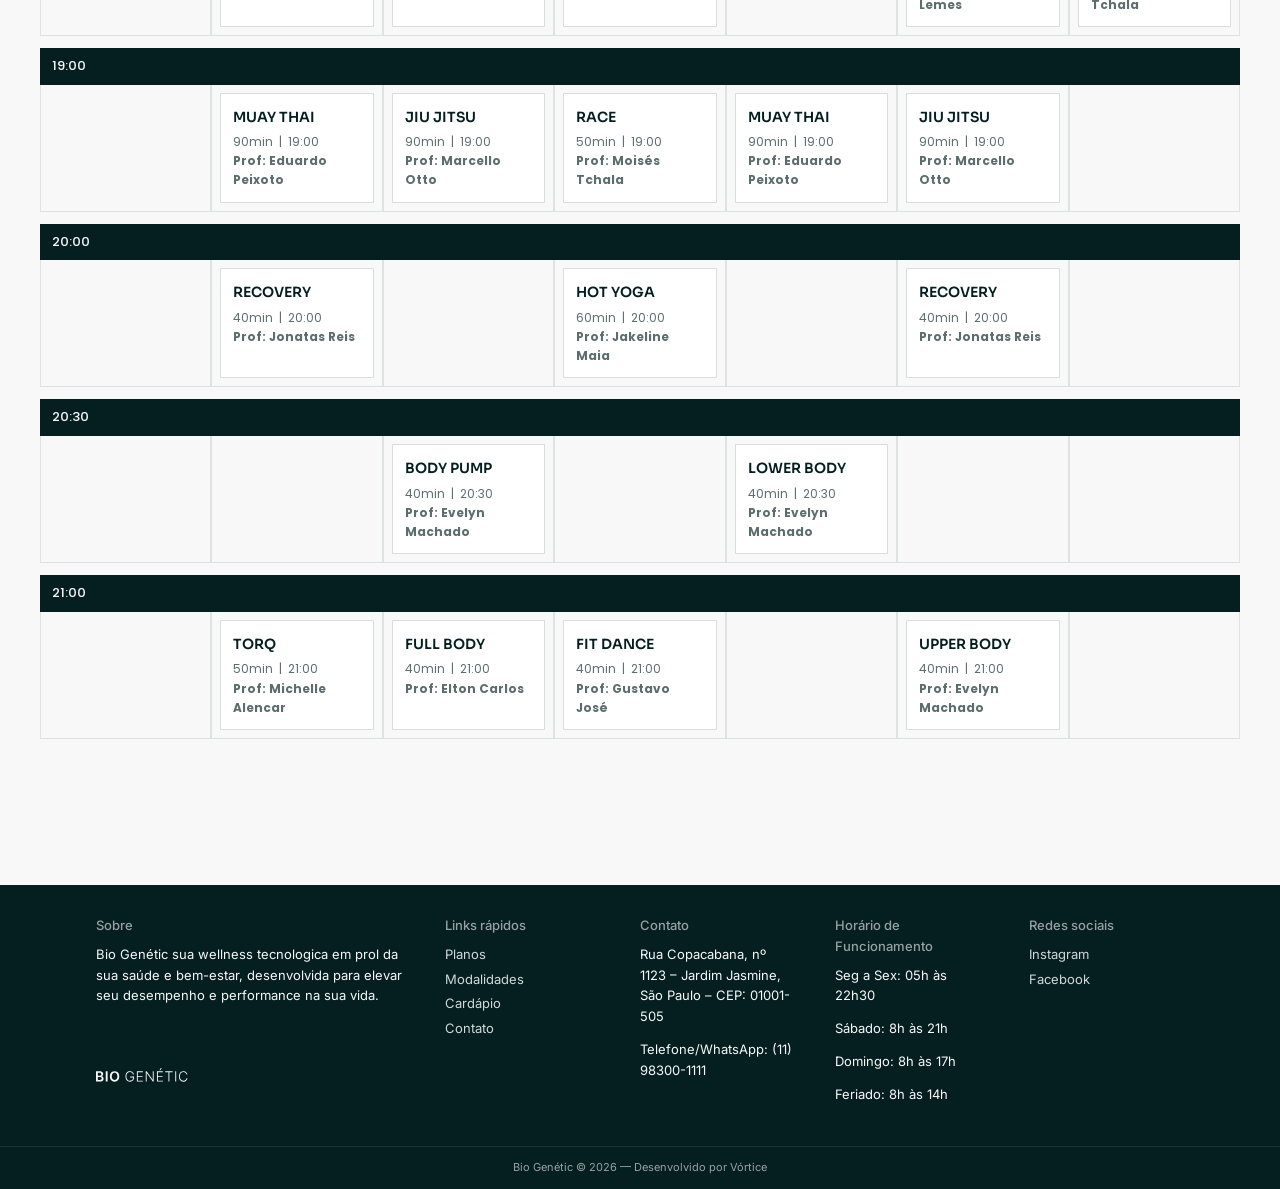
<file: html/modalidades.html>
<!DOCTYPE html>
<html lang="pt-BR">
<head>
  <meta charset="UTF-8">
  <meta name="viewport" content="width=device-width, initial-scale=1.0">
  <title>Modalidades — Bio Genétic</title>
  <link rel="icon" type="image/svg+xml" href="../img/favicon.svg">
  <link rel="alternate icon" href="../favicon.ico">
  <link rel="stylesheet" href="../css/estrutura-midia.css">
  <link rel="stylesheet" href="../css/estilo.css">
</head>
<body>

  <header class="nav">
    <div class="nav__container">
      <a href="../html/index.html" class="nav__logo" aria-label="Bio Genétic — página inicial"><svg width="36" height="47" viewBox="0 0 36 47" fill="none" xmlns="http://www.w3.org/2000/svg" aria-hidden="true">
<path d="M11.8078 46.263C8.53942 46.0858 5.78566 44.844 3.52068 42.5678C1.54963 40.5869 0.422192 38.1915 0.0782636 35.4304C0.013766 34.9126 0.0019341 34.3952 0.00176602 33.876C0.000505247 29.9794 0.000397252 26.0828 9.68228e-07 22.1862C-5.18328e-05 21.6599 0.000142623 21.6584 0.54867 21.6584C3.82703 21.6581 7.10539 21.659 10.3838 21.6584C10.9212 21.6584 10.9337 21.6478 10.9338 21.111C10.9349 15.3181 10.9348 9.52512 10.9341 3.73217C10.934 3.21719 10.8493 3.1567 10.319 3.27546C6.46986 4.13749 3.57954 7.3148 3.1054 11.1948C3.07231 11.4655 3.02438 11.7341 3.03523 12.0069C3.04619 12.2824 2.93145 12.4155 2.64441 12.4132C1.897 12.4073 1.14948 12.4067 0.402063 12.412C0.0989953 12.4141 -0.0104813 12.2831 0.000959139 11.9829C0.120058 8.85762 1.2463 6.15082 3.40823 3.86737C5.06921 2.11304 7.0875 0.972789 9.44014 0.400193C10.5657 0.126244 11.714 0.0208789 12.8662 0.0148872C16.2887 -0.00291407 19.7114 -0.00511785 23.134 0.0102609C25.738 0.0219611 28.1709 0.673348 30.3237 2.14849C32.9098 3.92053 34.6291 6.31151 35.3993 9.35925C36.0371 11.8829 35.893 14.356 34.9475 16.7696C33.9181 19.3973 32.1756 21.4527 29.7281 22.9103C29.6088 22.9813 29.4635 23.025 29.3707 23.1841C29.9267 23.5457 30.5017 23.8768 31.0221 24.2864C33.6259 26.3356 35.2085 29.001 35.6632 32.246C36.1912 36.0147 35.1411 39.3875 32.5787 42.2236C30.5514 44.4675 27.9868 45.7977 24.9482 46.1881C22.5756 46.4929 20.3046 46.1513 18.1324 45.1639C17.9465 45.0794 17.7847 45.0926 17.6076 45.1745C16.0298 45.9042 14.3599 46.2441 12.6282 46.3089C12.3678 46.3186 12.1057 46.2802 11.8078 46.263ZM18.5243 41.0576C20.6223 39.1955 21.7967 36.8974 21.8014 34.0812C21.8137 26.667 21.8072 19.2529 21.8009 11.8387C21.8006 11.4516 21.7777 11.0546 21.6906 10.6792C20.7986 6.83412 18.4771 4.32496 14.5957 3.29594C14.0096 3.14056 13.9691 3.18404 13.9691 3.78122C13.969 13.8702 13.9691 23.9592 13.9684 34.0482C13.9684 34.4894 13.9746 34.9278 14.0455 35.3669C14.4194 37.6806 15.5211 39.5893 17.3065 41.1109C17.8821 41.6014 17.8998 41.581 18.5243 41.0576ZM10.9348 29.438C10.9348 28.0094 10.924 26.5807 10.9422 25.1523C10.947 24.7793 10.8305 24.6602 10.4507 24.6626C8.14309 24.6769 5.83527 24.6784 3.5277 24.6604C3.13039 24.6573 3.01132 24.7691 3.01324 25.1635C3.02737 28.0726 3.01719 30.9817 3.02249 33.8909C3.02344 34.4086 3.02611 34.9259 3.11817 35.442C3.51846 37.6861 4.55356 39.5796 6.31023 41.0554C8.36429 42.7811 10.7634 43.4639 13.4317 43.2358C13.8759 43.1978 14.3311 43.1496 14.7941 42.9354C14.3732 42.5064 13.9787 42.1102 13.631 41.6716C11.8715 39.4522 10.9573 36.9378 10.937 34.1134C10.9259 32.5809 10.9348 31.0484 10.9348 29.438ZM32.7351 12.0629C32.6773 10.2813 32.161 8.64456 31.1522 7.16489C29.8444 5.24673 28.0526 4.00152 25.8117 3.35951C24.2306 2.90656 22.6094 3.11084 21.0063 3.01866C20.918 3.01358 20.8203 3.03254 20.7192 3.21408C20.9279 3.44404 21.1973 3.6148 21.4104 3.83821C23.629 6.16438 24.8007 8.92806 24.833 12.1318C24.8631 15.1191 24.8427 18.107 24.8348 21.0945C24.834 21.4108 24.9035 21.5575 25.2593 21.48C26.9639 21.1084 28.475 20.3529 29.7347 19.1641C31.7525 17.2598 32.7812 14.919 32.7351 12.0629ZM31.237 28.9189C29.8196 26.8408 27.9031 25.4694 25.4241 24.8977C24.8483 24.765 24.8412 24.7708 24.8408 25.3786C24.8393 27.4555 24.8561 29.5325 24.837 31.6092C24.8256 32.8531 24.9031 34.0973 24.7693 35.3416C24.5049 37.8016 23.5569 39.9666 21.9749 41.8671C21.6703 42.2329 21.3361 42.5745 21.0064 42.9372C23.4869 43.7445 27.6856 43.2388 30.4748 40.0491C33.1358 37.0061 33.4972 32.4146 31.237 28.9189Z" fill="#051F20"/>
</svg></a>
      <nav class="nav__links" id="nav-links">
        <a href="../html/index.html">Home</a>
        <a href="../html/planos.html">Planos</a>
        <a href="../html/modalidades.html" class="is-active">Modalidades</a>
        <a href="../html/cardapio.html">Cardápio</a>
        <a href="../html/contato.html">Contato</a>
        <a href="../html/planos.html" class="btn btn--primary">Assine agora</a>
      </nav>
      <button class="nav__toggle" id="nav-toggle" aria-label="Abrir menu" aria-expanded="false">
        <span></span><span></span><span></span>
      </button>
    </div>
  </header>

  <main class="container">
    <section class="modalidades-hero">
      <div>
        <h1>Horários das Modalidades</h1>
        <p class="modalidades-hero__endereco">Rua Copacabana, nº 1123 – Jardim Jasmine, São Paulo – CEP: 01001-505</p>
        <a href="../html/planos.html" class="btn btn--primary">Matricule-se já</a>
      </div>
      <img class="media modalidades-hero__media" src="../img/cross_modalidade.jpg" alt="Alunos em aula de CrossFit na Bio Genétic, treinando em grupo sob estrutura de barras e argolas suspensas">
    </section>

    <section class="grade-horarios">
      <h2>Grade de Horários</h2>
      <div class="grade-horarios__scroll">
      <div class="grade-horarios__cabecalho">
        <div>Domingo</div>
        <div>Segunda</div>
        <div>Terça</div>
        <div>Quarta</div>
        <div>Quinta</div>
        <div>Sexta</div>
        <div>Sábado</div>
      </div>
      <div class="grade-horarios__corpo">
        <div class="grade-horarios__hora">06:00</div>
        <div class="grade-horarios__celula"></div>
        <div class="grade-horarios__celula"><div class="aula-card"><h3>Pilates</h3><p>60min &nbsp;|&nbsp; 06:00</p><p>Prof: Monique Lemes</p></div></div>
        <div class="grade-horarios__celula"><div class="aula-card"><h3>Natação Adulto</h3><p>60min &nbsp;|&nbsp; 06:00</p><p>Prof: Matheus Sampaio</p></div></div>
        <div class="grade-horarios__celula"><div class="aula-card"><h3>Pilates</h3><p>60min &nbsp;|&nbsp; 06:00</p><p>Prof: Monique Lemes</p></div></div>
        <div class="grade-horarios__celula"><div class="aula-card"><h3>Natação Adulto</h3><p>60min &nbsp;|&nbsp; 06:00</p><p>Prof: Matheus Sampaio</p></div></div>
        <div class="grade-horarios__celula"><div class="aula-card"><h3>Full Body</h3><p>40min &nbsp;|&nbsp; 06:00</p><p>Prof: Elton Carlos</p></div></div>
        <div class="grade-horarios__celula"></div>

        <div class="grade-horarios__hora">07:00</div>
        <div class="grade-horarios__celula"></div>
        <div class="grade-horarios__celula"><div class="aula-card"><h3>CrossFit</h3><p>90min &nbsp;|&nbsp; 07:00</p><p>Prof: Diego Tadeu</p></div></div>
        <div class="grade-horarios__celula"><div class="aula-card"><h3>Natação Adulto</h3><p>60min &nbsp;|&nbsp; 07:00</p><p>Prof: Matheus Sampaio</p></div></div>
        <div class="grade-horarios__celula"></div>
        <div class="grade-horarios__celula"><div class="aula-card"><h3>CrossFit</h3><p>90min &nbsp;|&nbsp; 07:00</p><p>Prof: Diego Tadeu</p></div></div>
        <div class="grade-horarios__celula"><div class="aula-card"><h3>Natação Adulto</h3><p>60min &nbsp;|&nbsp; 07:00</p><p>Prof: Matheus Sampaio</p></div></div>
        <div class="grade-horarios__celula"></div>

        <div class="grade-horarios__hora">07:30</div>
        <div class="grade-horarios__celula"></div>
        <div class="grade-horarios__celula"></div>
        <div class="grade-horarios__celula"><div class="aula-card"><h3>Full Body</h3><p>40min &nbsp;|&nbsp; 07:30</p><p>Prof: Elton Carlos</p></div></div>
        <div class="grade-horarios__celula"><div class="aula-card"><h3>Body Pump</h3><p>40min &nbsp;|&nbsp; 07:30</p><p>Prof: Evelyn Machado</p></div></div>
        <div class="grade-horarios__celula"></div>
        <div class="grade-horarios__celula"><div class="aula-card"><h3>Lower Body</h3><p>40min &nbsp;|&nbsp; 07:30</p><p>Prof: Evelyn Machado</p></div></div>
        <div class="grade-horarios__celula"></div>

        <div class="grade-horarios__hora">08:30</div>
        <div class="grade-horarios__celula"></div>
        <div class="grade-horarios__celula"><div class="aula-card"><h3>Yoga</h3><p>60min &nbsp;|&nbsp; 08:30</p><p>Prof: Olivia Pires</p></div></div>
        <div class="grade-horarios__celula"><div class="aula-card"><h3>Fit Dance</h3><p>40min &nbsp;|&nbsp; 08:30</p><p>Prof: Gustavo José</p></div></div>
        <div class="grade-horarios__celula"><div class="aula-card"><h3>Recovery</h3><p>40min &nbsp;|&nbsp; 08:30</p><p>Prof: Jonatas Reis</p></div></div>
        <div class="grade-horarios__celula"><div class="aula-card"><h3>Yoga</h3><p>60min &nbsp;|&nbsp; 08:30</p><p>Prof: Olivia Pires</p></div></div>
        <div class="grade-horarios__celula"><div class="aula-card"><h3>Fit Dance</h3><p>40min &nbsp;|&nbsp; 08:30</p><p>Prof: Gustavo José</p></div></div>
        <div class="grade-horarios__celula"><div class="aula-card"><h3>Hot Yoga</h3><p>60min &nbsp;|&nbsp; 08:30</p><p>Prof: Jakeline Maia</p></div></div>

        <div class="grade-horarios__hora">10:00</div>
        <div class="grade-horarios__celula"></div>
        <div class="grade-horarios__celula"><div class="aula-card"><h3>CrossFit</h3><p>90min &nbsp;|&nbsp; 10:00</p><p>Prof: Diego Tadeu</p></div></div>
        <div class="grade-horarios__celula"><div class="aula-card"><h3>Recovery</h3><p>40min &nbsp;|&nbsp; 10:00</p><p>Prof: Jonatas Reis</p></div></div>
        <div class="grade-horarios__celula"><div class="aula-card"><h3>CrossFit</h3><p>90min &nbsp;|&nbsp; 10:00</p><p>Prof: Diego Tadeu</p></div></div>
        <div class="grade-horarios__celula"></div>
        <div class="grade-horarios__celula"><div class="aula-card"><h3>Pilates</h3><p>60min &nbsp;|&nbsp; 10:00</p><p>Prof: Monique Lemes</p></div></div>
        <div class="grade-horarios__celula"><div class="aula-card"><h3>Race</h3><p>50min &nbsp;|&nbsp; 10:00</p><p>Prof: Moisés Tchala</p></div></div>

        <div class="grade-horarios__hora">19:00</div>
        <div class="grade-horarios__celula"></div>
        <div class="grade-horarios__celula"><div class="aula-card"><h3>Muay Thai</h3><p>90min &nbsp;|&nbsp; 19:00</p><p>Prof: Eduardo Peixoto</p></div></div>
        <div class="grade-horarios__celula"><div class="aula-card"><h3>Jiu Jitsu</h3><p>90min &nbsp;|&nbsp; 19:00</p><p>Prof: Marcello Otto</p></div></div>
        <div class="grade-horarios__celula"><div class="aula-card"><h3>Race</h3><p>50min &nbsp;|&nbsp; 19:00</p><p>Prof: Moisés Tchala</p></div></div>
        <div class="grade-horarios__celula"><div class="aula-card"><h3>Muay Thai</h3><p>90min &nbsp;|&nbsp; 19:00</p><p>Prof: Eduardo Peixoto</p></div></div>
        <div class="grade-horarios__celula"><div class="aula-card"><h3>Jiu Jitsu</h3><p>90min &nbsp;|&nbsp; 19:00</p><p>Prof: Marcello Otto</p></div></div>
        <div class="grade-horarios__celula"></div>

        <div class="grade-horarios__hora">20:00</div>
        <div class="grade-horarios__celula"></div>
        <div class="grade-horarios__celula"><div class="aula-card"><h3>Recovery</h3><p>40min &nbsp;|&nbsp; 20:00</p><p>Prof: Jonatas Reis</p></div></div>
        <div class="grade-horarios__celula"></div>
        <div class="grade-horarios__celula"><div class="aula-card"><h3>Hot Yoga</h3><p>60min &nbsp;|&nbsp; 20:00</p><p>Prof: Jakeline Maia</p></div></div>
        <div class="grade-horarios__celula"></div>
        <div class="grade-horarios__celula"><div class="aula-card"><h3>Recovery</h3><p>40min &nbsp;|&nbsp; 20:00</p><p>Prof: Jonatas Reis</p></div></div>
        <div class="grade-horarios__celula"></div>

        <div class="grade-horarios__hora">20:30</div>
        <div class="grade-horarios__celula"></div>
        <div class="grade-horarios__celula"></div>
        <div class="grade-horarios__celula"><div class="aula-card"><h3>Body Pump</h3><p>40min &nbsp;|&nbsp; 20:30</p><p>Prof: Evelyn Machado</p></div></div>
        <div class="grade-horarios__celula"></div>
        <div class="grade-horarios__celula"><div class="aula-card"><h3>Lower Body</h3><p>40min &nbsp;|&nbsp; 20:30</p><p>Prof: Evelyn Machado</p></div></div>
        <div class="grade-horarios__celula"></div>
        <div class="grade-horarios__celula"></div>

        <div class="grade-horarios__hora">21:00</div>
        <div class="grade-horarios__celula"></div>
        <div class="grade-horarios__celula"><div class="aula-card"><h3>Torq</h3><p>50min &nbsp;|&nbsp; 21:00</p><p>Prof: Michelle Alencar</p></div></div>
        <div class="grade-horarios__celula"><div class="aula-card"><h3>Full Body</h3><p>40min &nbsp;|&nbsp; 21:00</p><p>Prof: Elton Carlos</p></div></div>
        <div class="grade-horarios__celula"><div class="aula-card"><h3>Fit Dance</h3><p>40min &nbsp;|&nbsp; 21:00</p><p>Prof: Gustavo José</p></div></div>
        <div class="grade-horarios__celula"></div>
        <div class="grade-horarios__celula"><div class="aula-card"><h3>Upper Body</h3><p>40min &nbsp;|&nbsp; 21:00</p><p>Prof: Evelyn Machado</p></div></div>
        <div class="grade-horarios__celula"></div>
      </div>
      </div>
    </section>
  </main>

  <footer class="footer">
    <div class="footer__grid">
      <div>
        <h3>Sobre</h3>
        <p class="footer__sobre">Bio Genétic sua wellness tecnologica em prol da sua saúde e bem-estar, desenvolvida para elevar seu desempenho e performance na sua vida.</p>
        <svg class="footer__logo" width="92" height="14" viewBox="0 0 92 14" fill="none" xmlns="http://www.w3.org/2000/svg" aria-hidden="true">
<path d="M-3.48687e-06 13.4979V3.31605H3.89772C4.63352 3.31605 5.24503 3.43205 5.73224 3.66406C6.22277 3.89275 6.58901 4.20596 6.83096 4.60369C7.07623 5.00141 7.19886 5.45217 7.19886 5.95596C7.19886 6.37026 7.11931 6.7249 6.96022 7.01988C6.80113 7.31155 6.58735 7.54853 6.31889 7.73082C6.05042 7.91311 5.75047 8.04403 5.41903 8.12357V8.22301C5.7803 8.24289 6.12665 8.35392 6.45809 8.5561C6.79285 8.75497 7.06628 9.03669 7.27841 9.40127C7.49053 9.76586 7.59659 10.2067 7.59659 10.7237C7.59659 11.2507 7.46898 11.7247 7.21378 12.1456C6.95857 12.5632 6.5741 12.893 6.06037 13.1349C5.54663 13.3769 4.90033 13.4979 4.12145 13.4979H-3.48687e-06ZM1.84446 11.9567H3.82812C4.49763 11.9567 4.97987 11.8291 5.27485 11.5739C5.57315 11.3153 5.7223 10.9839 5.7223 10.5795C5.7223 10.2779 5.64772 10.0061 5.49858 9.7642C5.34943 9.51893 5.13731 9.3267 4.86221 9.18749C4.58712 9.04498 4.25899 8.97372 3.87784 8.97372H1.84446V11.9567ZM1.84446 7.6463H3.66903C3.98721 7.6463 4.27391 7.5883 4.52912 7.4723C4.78432 7.35298 4.98485 7.1856 5.13068 6.97016C5.27983 6.75141 5.3544 6.49289 5.3544 6.1946C5.3544 5.80018 5.2152 5.47537 4.93679 5.22016C4.66169 4.96496 4.25236 4.83735 3.7088 4.83735H1.84446V7.6463ZM11.6056 3.31605V13.4979H9.76117V3.31605H11.6056ZM23.261 8.40695C23.261 9.50402 23.0555 10.4436 22.6445 11.2258C22.2368 12.0047 21.68 12.6013 20.974 13.0156C20.2714 13.4299 19.4743 13.6371 18.5827 13.6371C17.6911 13.6371 16.8924 13.4299 16.1864 13.0156C15.4838 12.598 14.9269 11.9998 14.5159 11.2209C14.1083 10.4387 13.9044 9.5007 13.9044 8.40695C13.9044 7.30989 14.1083 6.37192 14.5159 5.59303C14.9269 4.81084 15.4838 4.21259 16.1864 3.79829C16.8924 3.38399 17.6911 3.17684 18.5827 3.17684C19.4743 3.17684 20.2714 3.38399 20.974 3.79829C21.68 4.21259 22.2368 4.81084 22.6445 5.59303C23.0555 6.37192 23.261 7.30989 23.261 8.40695ZM21.4066 8.40695C21.4066 7.6347 21.2856 6.98342 21.0436 6.45312C20.805 5.9195 20.4736 5.5168 20.0493 5.24502C19.6251 4.96993 19.1362 4.83238 18.5827 4.83238C18.0292 4.83238 17.5403 4.96993 17.1161 5.24502C16.6918 5.5168 16.3588 5.9195 16.1168 6.45312C15.8782 6.98342 15.7588 7.6347 15.7588 8.40695C15.7588 9.17921 15.8782 9.83214 16.1168 10.3658C16.3588 10.8961 16.6918 11.2988 17.1161 11.5739C17.5403 11.8456 18.0292 11.9815 18.5827 11.9815C19.1362 11.9815 19.6251 11.8456 20.0493 11.5739C20.4736 11.2988 20.805 10.8961 21.0436 10.3658C21.2856 9.83214 21.4066 9.17921 21.4066 8.40695ZM36.9902 6.49786C36.8974 6.1598 36.7615 5.84327 36.5825 5.54829C36.4035 5.24999 36.1815 4.98981 35.9163 4.76775C35.6545 4.54237 35.3512 4.36671 35.0065 4.24076C34.6651 4.11481 34.284 4.05184 33.863 4.05184C33.2002 4.05184 32.6069 4.22419 32.0832 4.56889C31.5595 4.91358 31.1452 5.41074 30.8403 6.06036C30.5387 6.70998 30.3879 7.49218 30.3879 8.40695C30.3879 9.31841 30.5404 10.099 30.8453 10.7486C31.1502 11.3982 31.5678 11.897 32.0981 12.245C32.6317 12.5897 33.2416 12.7621 33.9277 12.7621C34.5541 12.7621 35.1076 12.6229 35.5882 12.3445C36.0688 12.066 36.4433 11.6683 36.7118 11.1513C36.9835 10.6342 37.1161 10.0194 37.1095 9.30681L37.4078 9.40127H34.1464V8.56605H38.0143V9.40127C38.0143 10.2696 37.8387 11.0204 37.4873 11.6534C37.136 12.2865 36.6538 12.7753 36.0406 13.12C35.4274 13.4647 34.7231 13.6371 33.9277 13.6371C33.0394 13.6371 32.2622 13.4233 31.596 12.9957C30.9298 12.5649 30.4111 11.9583 30.0399 11.1761C29.672 10.3906 29.488 9.46756 29.488 8.40695C29.488 7.60819 29.5941 6.8873 29.8062 6.24431C30.0183 5.60132 30.3183 5.05113 30.7061 4.59374C31.0972 4.13636 31.5595 3.78669 32.0932 3.54474C32.6268 3.29947 33.2167 3.17684 33.863 3.17684C34.4199 3.17684 34.9286 3.26467 35.3893 3.44033C35.8533 3.616 36.261 3.85795 36.6123 4.16619C36.967 4.47111 37.257 4.82409 37.4824 5.22514C37.7111 5.62286 37.8652 6.04711 37.9447 6.49786H36.9902ZM40.8824 13.4979V3.31605H46.7886V4.15127H41.8121V7.98437H46.4754V8.8196H41.8121V12.6626H46.8881V13.4979H40.8824ZM57.6846 3.31605V13.4979H56.7797L50.7641 4.97159H50.6846V13.4979H49.7549V3.31605H50.6547L56.6903 11.8523H56.7698V3.31605H57.6846ZM60.9516 13.4979V3.31605H66.8579V4.15127H61.8813V7.98437H66.5446V8.8196H61.8813V12.6626H66.9573V13.4979H60.9516ZM63.4921 2.2571L64.7648 -6.07967e-06H65.8138L64.2875 2.2571H63.4921ZM69.2076 4.15127V3.31605H76.5904V4.15127H73.3639V13.4979H72.4342V4.15127H69.2076ZM80.1732 3.31605V13.4979H79.2435V3.31605H80.1732ZM91.4146 6.49786H90.48C90.4104 6.14985 90.2844 5.82836 90.1021 5.53337C89.9231 5.23508 89.6978 4.9749 89.426 4.75284C89.1542 4.53077 88.846 4.35842 88.5013 4.23579C88.1566 4.11316 87.7837 4.05184 87.3827 4.05184C86.7397 4.05184 86.153 4.21922 85.6227 4.55397C85.0957 4.88873 84.6731 5.38091 84.355 6.03053C84.0401 6.67684 83.8827 7.46898 83.8827 8.40695C83.8827 9.35156 84.0401 10.147 84.355 10.7933C84.6731 11.4396 85.0957 11.9302 85.6227 12.2649C86.153 12.5963 86.7397 12.7621 87.3827 12.7621C87.7837 12.7621 88.1566 12.7008 88.5013 12.5781C88.846 12.4555 89.1542 12.2848 89.426 12.066C89.6978 11.844 89.9231 11.5838 90.1021 11.2855C90.2844 10.9872 90.4104 10.6641 90.48 10.316H91.4146C91.3318 10.7834 91.176 11.2192 90.9473 11.6236C90.7219 12.0246 90.4336 12.3759 90.0822 12.6776C89.7342 12.9792 89.3332 13.2145 88.8791 13.3835C88.425 13.5526 87.9262 13.6371 87.3827 13.6371C86.5276 13.6371 85.7686 13.4233 85.1057 12.9957C84.4428 12.5649 83.9224 11.9583 83.5446 11.1761C83.1701 10.3939 82.9828 9.47088 82.9828 8.40695C82.9828 7.34303 83.1701 6.41998 83.5446 5.63778C83.9224 4.85558 84.4428 4.2507 85.1057 3.82315C85.7686 3.39228 86.5276 3.17684 87.3827 3.17684C87.9262 3.17684 88.425 3.26136 88.8791 3.43039C89.3332 3.59611 89.7342 3.83143 90.0822 4.13636C90.4336 4.43797 90.7219 4.78929 90.9473 5.19034C91.176 5.59138 91.3318 6.02722 91.4146 6.49786Z" fill="#f8f8f8"/>
</svg>
      </div>
      <div>
        <h3>Links rápidos</h3>
        <a href="../html/planos.html">Planos</a>
        <a href="../html/modalidades.html">Modalidades</a>
        <a href="../html/cardapio.html">Cardápio</a>
        <a href="../html/contato.html">Contato</a>
      </div>
      <div>
        <h3>Contato</h3>
        <p>Rua Copacabana, nº 1123 – Jardim Jasmine, São Paulo – CEP: 01001-505</p>
        <p>Telefone/WhatsApp: (11) 98300-1111</p>
      </div>
      <div>
        <h3>Horário de Funcionamento</h3>
        <p>Seg a Sex: 05h às 22h30</p>
        <p>Sábado: 8h às 21h</p>
        <p>Domingo: 8h às 17h</p>
        <p>Feriado: 8h às 14h</p>
      </div>
      <div>
        <h3>Redes sociais</h3>
        <a href="https://www.instagram.com/">Instagram</a>
        <a href="https://www.facebook.com/">Facebook</a>
      </div>
    </div>
    <div class="footer__bottom">Bio Genétic © 2026 — Desenvolvido por Vórtice</div>
  </footer>

  <script src="../js/script.js"></script>
</body>
</html>
</file>
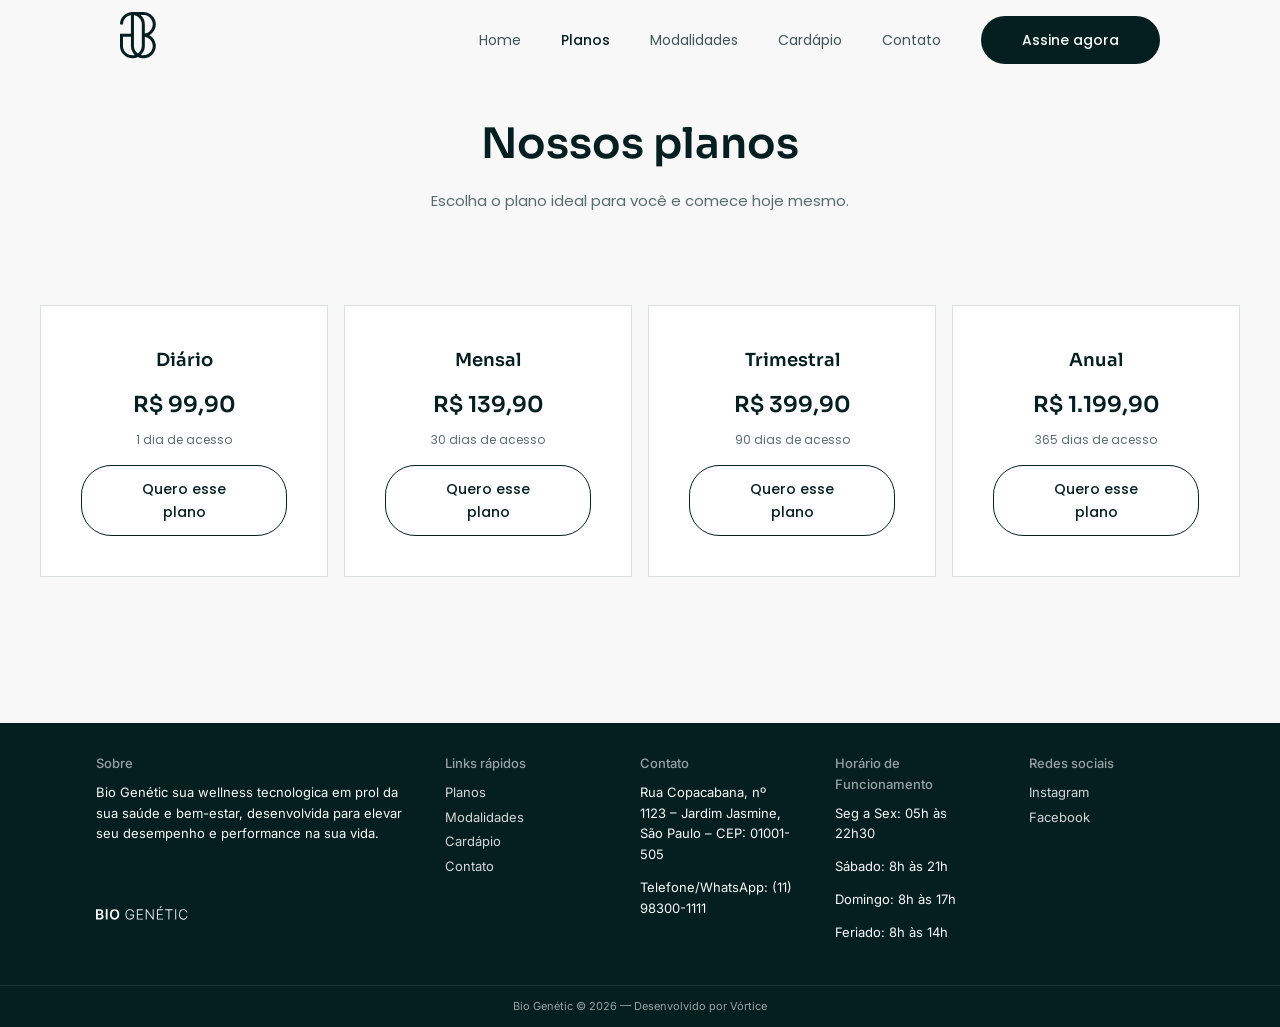
<file: html/planos.html>
<!DOCTYPE html>
<html lang="pt-BR">
<head>
  <meta charset="UTF-8">
  <meta name="viewport" content="width=device-width, initial-scale=1.0">
  <title>Planos — Bio Genétic</title>
  <link rel="icon" type="image/svg+xml" href="../img/favicon.svg">
  <link rel="alternate icon" href="../favicon.ico">
  <link rel="stylesheet" href="../css/estrutura-midia.css">
  <link rel="stylesheet" href="../css/estilo.css">
</head>
<body>

  <header class="nav">
    <div class="nav__container">
      <a href="../html/index.html" class="nav__logo" aria-label="Bio Genétic — página inicial"><svg width="36" height="47" viewBox="0 0 36 47" fill="none" xmlns="http://www.w3.org/2000/svg" aria-hidden="true">
<path d="M11.8078 46.263C8.53942 46.0858 5.78566 44.844 3.52068 42.5678C1.54963 40.5869 0.422192 38.1915 0.0782636 35.4304C0.013766 34.9126 0.0019341 34.3952 0.00176602 33.876C0.000505247 29.9794 0.000397252 26.0828 9.68228e-07 22.1862C-5.18328e-05 21.6599 0.000142623 21.6584 0.54867 21.6584C3.82703 21.6581 7.10539 21.659 10.3838 21.6584C10.9212 21.6584 10.9337 21.6478 10.9338 21.111C10.9349 15.3181 10.9348 9.52512 10.9341 3.73217C10.934 3.21719 10.8493 3.1567 10.319 3.27546C6.46986 4.13749 3.57954 7.3148 3.1054 11.1948C3.07231 11.4655 3.02438 11.7341 3.03523 12.0069C3.04619 12.2824 2.93145 12.4155 2.64441 12.4132C1.897 12.4073 1.14948 12.4067 0.402063 12.412C0.0989953 12.4141 -0.0104813 12.2831 0.000959139 11.9829C0.120058 8.85762 1.2463 6.15082 3.40823 3.86737C5.06921 2.11304 7.0875 0.972789 9.44014 0.400193C10.5657 0.126244 11.714 0.0208789 12.8662 0.0148872C16.2887 -0.00291407 19.7114 -0.00511785 23.134 0.0102609C25.738 0.0219611 28.1709 0.673348 30.3237 2.14849C32.9098 3.92053 34.6291 6.31151 35.3993 9.35925C36.0371 11.8829 35.893 14.356 34.9475 16.7696C33.9181 19.3973 32.1756 21.4527 29.7281 22.9103C29.6088 22.9813 29.4635 23.025 29.3707 23.1841C29.9267 23.5457 30.5017 23.8768 31.0221 24.2864C33.6259 26.3356 35.2085 29.001 35.6632 32.246C36.1912 36.0147 35.1411 39.3875 32.5787 42.2236C30.5514 44.4675 27.9868 45.7977 24.9482 46.1881C22.5756 46.4929 20.3046 46.1513 18.1324 45.1639C17.9465 45.0794 17.7847 45.0926 17.6076 45.1745C16.0298 45.9042 14.3599 46.2441 12.6282 46.3089C12.3678 46.3186 12.1057 46.2802 11.8078 46.263ZM18.5243 41.0576C20.6223 39.1955 21.7967 36.8974 21.8014 34.0812C21.8137 26.667 21.8072 19.2529 21.8009 11.8387C21.8006 11.4516 21.7777 11.0546 21.6906 10.6792C20.7986 6.83412 18.4771 4.32496 14.5957 3.29594C14.0096 3.14056 13.9691 3.18404 13.9691 3.78122C13.969 13.8702 13.9691 23.9592 13.9684 34.0482C13.9684 34.4894 13.9746 34.9278 14.0455 35.3669C14.4194 37.6806 15.5211 39.5893 17.3065 41.1109C17.8821 41.6014 17.8998 41.581 18.5243 41.0576ZM10.9348 29.438C10.9348 28.0094 10.924 26.5807 10.9422 25.1523C10.947 24.7793 10.8305 24.6602 10.4507 24.6626C8.14309 24.6769 5.83527 24.6784 3.5277 24.6604C3.13039 24.6573 3.01132 24.7691 3.01324 25.1635C3.02737 28.0726 3.01719 30.9817 3.02249 33.8909C3.02344 34.4086 3.02611 34.9259 3.11817 35.442C3.51846 37.6861 4.55356 39.5796 6.31023 41.0554C8.36429 42.7811 10.7634 43.4639 13.4317 43.2358C13.8759 43.1978 14.3311 43.1496 14.7941 42.9354C14.3732 42.5064 13.9787 42.1102 13.631 41.6716C11.8715 39.4522 10.9573 36.9378 10.937 34.1134C10.9259 32.5809 10.9348 31.0484 10.9348 29.438ZM32.7351 12.0629C32.6773 10.2813 32.161 8.64456 31.1522 7.16489C29.8444 5.24673 28.0526 4.00152 25.8117 3.35951C24.2306 2.90656 22.6094 3.11084 21.0063 3.01866C20.918 3.01358 20.8203 3.03254 20.7192 3.21408C20.9279 3.44404 21.1973 3.6148 21.4104 3.83821C23.629 6.16438 24.8007 8.92806 24.833 12.1318C24.8631 15.1191 24.8427 18.107 24.8348 21.0945C24.834 21.4108 24.9035 21.5575 25.2593 21.48C26.9639 21.1084 28.475 20.3529 29.7347 19.1641C31.7525 17.2598 32.7812 14.919 32.7351 12.0629ZM31.237 28.9189C29.8196 26.8408 27.9031 25.4694 25.4241 24.8977C24.8483 24.765 24.8412 24.7708 24.8408 25.3786C24.8393 27.4555 24.8561 29.5325 24.837 31.6092C24.8256 32.8531 24.9031 34.0973 24.7693 35.3416C24.5049 37.8016 23.5569 39.9666 21.9749 41.8671C21.6703 42.2329 21.3361 42.5745 21.0064 42.9372C23.4869 43.7445 27.6856 43.2388 30.4748 40.0491C33.1358 37.0061 33.4972 32.4146 31.237 28.9189Z" fill="#051F20"/>
</svg></a>
      <nav class="nav__links" id="nav-links">
        <a href="../html/index.html">Home</a>
        <a href="../html/planos.html" class="is-active">Planos</a>
        <a href="../html/modalidades.html">Modalidades</a>
        <a href="../html/cardapio.html">Cardápio</a>
        <a href="../html/contato.html">Contato</a>
        <a href="../html/planos.html" class="btn btn--primary">Assine agora</a>
      </nav>
      <button class="nav__toggle" id="nav-toggle" aria-label="Abrir menu" aria-expanded="false">
        <span></span><span></span><span></span>
      </button>
    </div>
  </header>

  <main class="container">
    <section class="hero">
      <h1>Nossos planos</h1>
      <p class="hero__subtitle">Escolha o plano ideal para você e comece hoje mesmo.</p>
    </section>

    <!-- Sem mídia nesta página — decisão travada com a aluna -->
    <h2 class="sr-only">Planos disponíveis</h2>
    <section class="planos-grid">
      <div class="card plano-card">
        <h3>Diário</h3>
        <div class="plano-card__preco">R$ 99,90</div>
        <div class="plano-card__acesso">1 dia de acesso</div>
        <a href="#" class="btn btn--outline">Quero esse plano</a>
      </div>
      <div class="card plano-card">
        <h3>Mensal</h3>
        <div class="plano-card__preco">R$ 139,90</div>
        <div class="plano-card__acesso">30 dias de acesso</div>
        <a href="#" class="btn btn--outline">Quero esse plano</a>
      </div>
      <div class="card plano-card">
        <h3>Trimestral</h3>
        <div class="plano-card__preco">R$ 399,90</div>
        <div class="plano-card__acesso">90 dias de acesso</div>
        <a href="#" class="btn btn--outline">Quero esse plano</a>
      </div>
      <div class="card plano-card">
        <h3>Anual</h3>
        <div class="plano-card__preco">R$ 1.199,90</div>
        <div class="plano-card__acesso">365 dias de acesso</div>
        <a href="#" class="btn btn--outline">Quero esse plano</a>
      </div>
    </section>
  </main>

  <footer class="footer">
    <div class="footer__grid">
      <div>
        <h3>Sobre</h3>
        <p class="footer__sobre">Bio Genétic sua wellness tecnologica em prol da sua saúde e bem-estar, desenvolvida para elevar seu desempenho e performance na sua vida.</p>
        <svg class="footer__logo" width="92" height="14" viewBox="0 0 92 14" fill="none" xmlns="http://www.w3.org/2000/svg" aria-hidden="true">
<path d="M-3.48687e-06 13.4979V3.31605H3.89772C4.63352 3.31605 5.24503 3.43205 5.73224 3.66406C6.22277 3.89275 6.58901 4.20596 6.83096 4.60369C7.07623 5.00141 7.19886 5.45217 7.19886 5.95596C7.19886 6.37026 7.11931 6.7249 6.96022 7.01988C6.80113 7.31155 6.58735 7.54853 6.31889 7.73082C6.05042 7.91311 5.75047 8.04403 5.41903 8.12357V8.22301C5.7803 8.24289 6.12665 8.35392 6.45809 8.5561C6.79285 8.75497 7.06628 9.03669 7.27841 9.40127C7.49053 9.76586 7.59659 10.2067 7.59659 10.7237C7.59659 11.2507 7.46898 11.7247 7.21378 12.1456C6.95857 12.5632 6.5741 12.893 6.06037 13.1349C5.54663 13.3769 4.90033 13.4979 4.12145 13.4979H-3.48687e-06ZM1.84446 11.9567H3.82812C4.49763 11.9567 4.97987 11.8291 5.27485 11.5739C5.57315 11.3153 5.7223 10.9839 5.7223 10.5795C5.7223 10.2779 5.64772 10.0061 5.49858 9.7642C5.34943 9.51893 5.13731 9.3267 4.86221 9.18749C4.58712 9.04498 4.25899 8.97372 3.87784 8.97372H1.84446V11.9567ZM1.84446 7.6463H3.66903C3.98721 7.6463 4.27391 7.5883 4.52912 7.4723C4.78432 7.35298 4.98485 7.1856 5.13068 6.97016C5.27983 6.75141 5.3544 6.49289 5.3544 6.1946C5.3544 5.80018 5.2152 5.47537 4.93679 5.22016C4.66169 4.96496 4.25236 4.83735 3.7088 4.83735H1.84446V7.6463ZM11.6056 3.31605V13.4979H9.76117V3.31605H11.6056ZM23.261 8.40695C23.261 9.50402 23.0555 10.4436 22.6445 11.2258C22.2368 12.0047 21.68 12.6013 20.974 13.0156C20.2714 13.4299 19.4743 13.6371 18.5827 13.6371C17.6911 13.6371 16.8924 13.4299 16.1864 13.0156C15.4838 12.598 14.9269 11.9998 14.5159 11.2209C14.1083 10.4387 13.9044 9.5007 13.9044 8.40695C13.9044 7.30989 14.1083 6.37192 14.5159 5.59303C14.9269 4.81084 15.4838 4.21259 16.1864 3.79829C16.8924 3.38399 17.6911 3.17684 18.5827 3.17684C19.4743 3.17684 20.2714 3.38399 20.974 3.79829C21.68 4.21259 22.2368 4.81084 22.6445 5.59303C23.0555 6.37192 23.261 7.30989 23.261 8.40695ZM21.4066 8.40695C21.4066 7.6347 21.2856 6.98342 21.0436 6.45312C20.805 5.9195 20.4736 5.5168 20.0493 5.24502C19.6251 4.96993 19.1362 4.83238 18.5827 4.83238C18.0292 4.83238 17.5403 4.96993 17.1161 5.24502C16.6918 5.5168 16.3588 5.9195 16.1168 6.45312C15.8782 6.98342 15.7588 7.6347 15.7588 8.40695C15.7588 9.17921 15.8782 9.83214 16.1168 10.3658C16.3588 10.8961 16.6918 11.2988 17.1161 11.5739C17.5403 11.8456 18.0292 11.9815 18.5827 11.9815C19.1362 11.9815 19.6251 11.8456 20.0493 11.5739C20.4736 11.2988 20.805 10.8961 21.0436 10.3658C21.2856 9.83214 21.4066 9.17921 21.4066 8.40695ZM36.9902 6.49786C36.8974 6.1598 36.7615 5.84327 36.5825 5.54829C36.4035 5.24999 36.1815 4.98981 35.9163 4.76775C35.6545 4.54237 35.3512 4.36671 35.0065 4.24076C34.6651 4.11481 34.284 4.05184 33.863 4.05184C33.2002 4.05184 32.6069 4.22419 32.0832 4.56889C31.5595 4.91358 31.1452 5.41074 30.8403 6.06036C30.5387 6.70998 30.3879 7.49218 30.3879 8.40695C30.3879 9.31841 30.5404 10.099 30.8453 10.7486C31.1502 11.3982 31.5678 11.897 32.0981 12.245C32.6317 12.5897 33.2416 12.7621 33.9277 12.7621C34.5541 12.7621 35.1076 12.6229 35.5882 12.3445C36.0688 12.066 36.4433 11.6683 36.7118 11.1513C36.9835 10.6342 37.1161 10.0194 37.1095 9.30681L37.4078 9.40127H34.1464V8.56605H38.0143V9.40127C38.0143 10.2696 37.8387 11.0204 37.4873 11.6534C37.136 12.2865 36.6538 12.7753 36.0406 13.12C35.4274 13.4647 34.7231 13.6371 33.9277 13.6371C33.0394 13.6371 32.2622 13.4233 31.596 12.9957C30.9298 12.5649 30.4111 11.9583 30.0399 11.1761C29.672 10.3906 29.488 9.46756 29.488 8.40695C29.488 7.60819 29.5941 6.8873 29.8062 6.24431C30.0183 5.60132 30.3183 5.05113 30.7061 4.59374C31.0972 4.13636 31.5595 3.78669 32.0932 3.54474C32.6268 3.29947 33.2167 3.17684 33.863 3.17684C34.4199 3.17684 34.9286 3.26467 35.3893 3.44033C35.8533 3.616 36.261 3.85795 36.6123 4.16619C36.967 4.47111 37.257 4.82409 37.4824 5.22514C37.7111 5.62286 37.8652 6.04711 37.9447 6.49786H36.9902ZM40.8824 13.4979V3.31605H46.7886V4.15127H41.8121V7.98437H46.4754V8.8196H41.8121V12.6626H46.8881V13.4979H40.8824ZM57.6846 3.31605V13.4979H56.7797L50.7641 4.97159H50.6846V13.4979H49.7549V3.31605H50.6547L56.6903 11.8523H56.7698V3.31605H57.6846ZM60.9516 13.4979V3.31605H66.8579V4.15127H61.8813V7.98437H66.5446V8.8196H61.8813V12.6626H66.9573V13.4979H60.9516ZM63.4921 2.2571L64.7648 -6.07967e-06H65.8138L64.2875 2.2571H63.4921ZM69.2076 4.15127V3.31605H76.5904V4.15127H73.3639V13.4979H72.4342V4.15127H69.2076ZM80.1732 3.31605V13.4979H79.2435V3.31605H80.1732ZM91.4146 6.49786H90.48C90.4104 6.14985 90.2844 5.82836 90.1021 5.53337C89.9231 5.23508 89.6978 4.9749 89.426 4.75284C89.1542 4.53077 88.846 4.35842 88.5013 4.23579C88.1566 4.11316 87.7837 4.05184 87.3827 4.05184C86.7397 4.05184 86.153 4.21922 85.6227 4.55397C85.0957 4.88873 84.6731 5.38091 84.355 6.03053C84.0401 6.67684 83.8827 7.46898 83.8827 8.40695C83.8827 9.35156 84.0401 10.147 84.355 10.7933C84.6731 11.4396 85.0957 11.9302 85.6227 12.2649C86.153 12.5963 86.7397 12.7621 87.3827 12.7621C87.7837 12.7621 88.1566 12.7008 88.5013 12.5781C88.846 12.4555 89.1542 12.2848 89.426 12.066C89.6978 11.844 89.9231 11.5838 90.1021 11.2855C90.2844 10.9872 90.4104 10.6641 90.48 10.316H91.4146C91.3318 10.7834 91.176 11.2192 90.9473 11.6236C90.7219 12.0246 90.4336 12.3759 90.0822 12.6776C89.7342 12.9792 89.3332 13.2145 88.8791 13.3835C88.425 13.5526 87.9262 13.6371 87.3827 13.6371C86.5276 13.6371 85.7686 13.4233 85.1057 12.9957C84.4428 12.5649 83.9224 11.9583 83.5446 11.1761C83.1701 10.3939 82.9828 9.47088 82.9828 8.40695C82.9828 7.34303 83.1701 6.41998 83.5446 5.63778C83.9224 4.85558 84.4428 4.2507 85.1057 3.82315C85.7686 3.39228 86.5276 3.17684 87.3827 3.17684C87.9262 3.17684 88.425 3.26136 88.8791 3.43039C89.3332 3.59611 89.7342 3.83143 90.0822 4.13636C90.4336 4.43797 90.7219 4.78929 90.9473 5.19034C91.176 5.59138 91.3318 6.02722 91.4146 6.49786Z" fill="#f8f8f8"/>
</svg>
      </div>
      <div>
        <h3>Links rápidos</h3>
        <a href="../html/planos.html">Planos</a>
        <a href="../html/modalidades.html">Modalidades</a>
        <a href="../html/cardapio.html">Cardápio</a>
        <a href="../html/contato.html">Contato</a>
      </div>
      <div>
        <h3>Contato</h3>
        <p>Rua Copacabana, nº 1123 – Jardim Jasmine, São Paulo – CEP: 01001-505</p>
        <p>Telefone/WhatsApp: (11) 98300-1111</p>
      </div>
      <div>
        <h3>Horário de Funcionamento</h3>
        <p>Seg a Sex: 05h às 22h30</p>
        <p>Sábado: 8h às 21h</p>
        <p>Domingo: 8h às 17h</p>
        <p>Feriado: 8h às 14h</p>
      </div>
      <div>
        <h3>Redes sociais</h3>
        <a href="https://www.instagram.com/">Instagram</a>
        <a href="https://www.facebook.com/">Facebook</a>
      </div>
    </div>
    <div class="footer__bottom">Bio Genétic © 2026 — Desenvolvido por Vórtice</div>
  </footer>

  <script src="../js/script.js"></script>
</body>
</html>
</file>
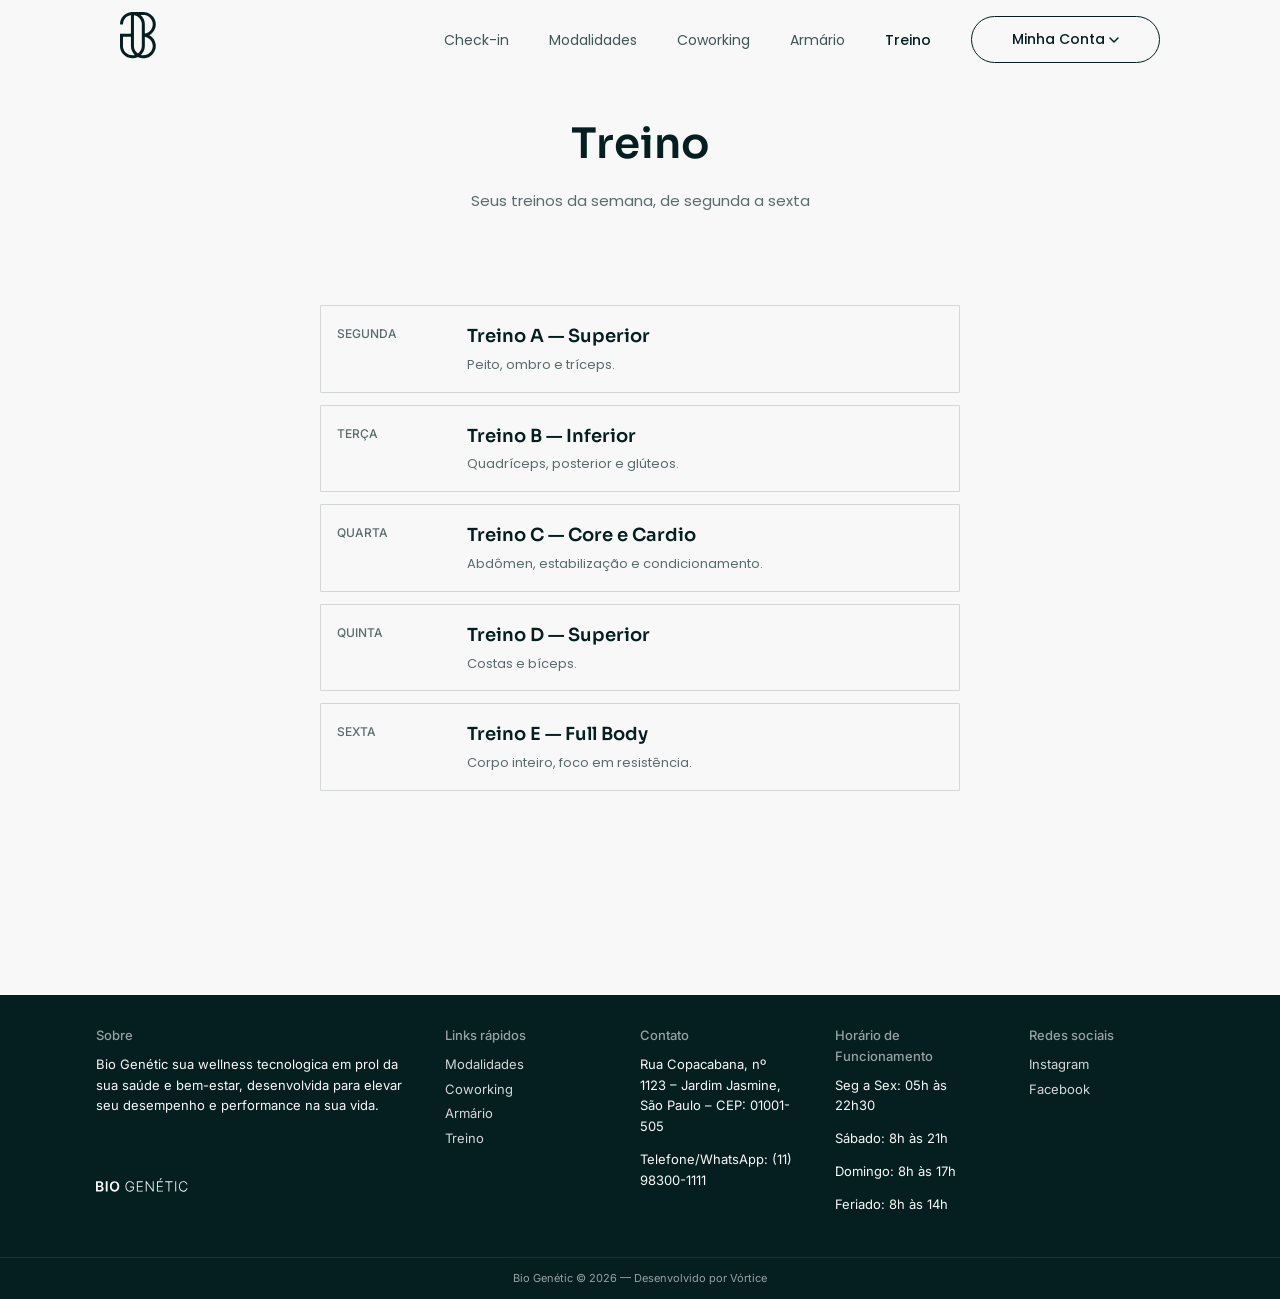
<file: html/treino.html>
<!DOCTYPE html>
<html lang="pt-BR">
<head>
  <meta charset="UTF-8">
  <meta name="viewport" content="width=device-width, initial-scale=1.0">
  <title>Treino — Bio Genétic</title>
  <link rel="icon" type="image/svg+xml" href="../img/favicon.svg">
  <link rel="alternate icon" href="../favicon.ico">
  <link rel="stylesheet" href="../css/estrutura-midia.css">
  <link rel="stylesheet" href="../css/estilo.css">
</head>
<body>

  <header class="nav">
    <div class="nav__container">
      <a href="check-in.html" class="nav__logo" aria-label="Bio Genétic — área do aluno"><svg width="36" height="47" viewBox="0 0 36 47" fill="none" xmlns="http://www.w3.org/2000/svg" aria-hidden="true">
<path d="M11.8078 46.263C8.53942 46.0858 5.78566 44.844 3.52068 42.5678C1.54963 40.5869 0.422192 38.1915 0.0782636 35.4304C0.013766 34.9126 0.0019341 34.3952 0.00176602 33.876C0.000505247 29.9794 0.000397252 26.0828 9.68228e-07 22.1862C-5.18328e-05 21.6599 0.000142623 21.6584 0.54867 21.6584C3.82703 21.6581 7.10539 21.659 10.3838 21.6584C10.9212 21.6584 10.9337 21.6478 10.9338 21.111C10.9349 15.3181 10.9348 9.52512 10.9341 3.73217C10.934 3.21719 10.8493 3.1567 10.319 3.27546C6.46986 4.13749 3.57954 7.3148 3.1054 11.1948C3.07231 11.4655 3.02438 11.7341 3.03523 12.0069C3.04619 12.2824 2.93145 12.4155 2.64441 12.4132C1.897 12.4073 1.14948 12.4067 0.402063 12.412C0.0989953 12.4141 -0.0104813 12.2831 0.000959139 11.9829C0.120058 8.85762 1.2463 6.15082 3.40823 3.86737C5.06921 2.11304 7.0875 0.972789 9.44014 0.400193C10.5657 0.126244 11.714 0.0208789 12.8662 0.0148872C16.2887 -0.00291407 19.7114 -0.00511785 23.134 0.0102609C25.738 0.0219611 28.1709 0.673348 30.3237 2.14849C32.9098 3.92053 34.6291 6.31151 35.3993 9.35925C36.0371 11.8829 35.893 14.356 34.9475 16.7696C33.9181 19.3973 32.1756 21.4527 29.7281 22.9103C29.6088 22.9813 29.4635 23.025 29.3707 23.1841C29.9267 23.5457 30.5017 23.8768 31.0221 24.2864C33.6259 26.3356 35.2085 29.001 35.6632 32.246C36.1912 36.0147 35.1411 39.3875 32.5787 42.2236C30.5514 44.4675 27.9868 45.7977 24.9482 46.1881C22.5756 46.4929 20.3046 46.1513 18.1324 45.1639C17.9465 45.0794 17.7847 45.0926 17.6076 45.1745C16.0298 45.9042 14.3599 46.2441 12.6282 46.3089C12.3678 46.3186 12.1057 46.2802 11.8078 46.263ZM18.5243 41.0576C20.6223 39.1955 21.7967 36.8974 21.8014 34.0812C21.8137 26.667 21.8072 19.2529 21.8009 11.8387C21.8006 11.4516 21.7777 11.0546 21.6906 10.6792C20.7986 6.83412 18.4771 4.32496 14.5957 3.29594C14.0096 3.14056 13.9691 3.18404 13.9691 3.78122C13.969 13.8702 13.9691 23.9592 13.9684 34.0482C13.9684 34.4894 13.9746 34.9278 14.0455 35.3669C14.4194 37.6806 15.5211 39.5893 17.3065 41.1109C17.8821 41.6014 17.8998 41.581 18.5243 41.0576ZM10.9348 29.438C10.9348 28.0094 10.924 26.5807 10.9422 25.1523C10.947 24.7793 10.8305 24.6602 10.4507 24.6626C8.14309 24.6769 5.83527 24.6784 3.5277 24.6604C3.13039 24.6573 3.01132 24.7691 3.01324 25.1635C3.02737 28.0726 3.01719 30.9817 3.02249 33.8909C3.02344 34.4086 3.02611 34.9259 3.11817 35.442C3.51846 37.6861 4.55356 39.5796 6.31023 41.0554C8.36429 42.7811 10.7634 43.4639 13.4317 43.2358C13.8759 43.1978 14.3311 43.1496 14.7941 42.9354C14.3732 42.5064 13.9787 42.1102 13.631 41.6716C11.8715 39.4522 10.9573 36.9378 10.937 34.1134C10.9259 32.5809 10.9348 31.0484 10.9348 29.438ZM32.7351 12.0629C32.6773 10.2813 32.161 8.64456 31.1522 7.16489C29.8444 5.24673 28.0526 4.00152 25.8117 3.35951C24.2306 2.90656 22.6094 3.11084 21.0063 3.01866C20.918 3.01358 20.8203 3.03254 20.7192 3.21408C20.9279 3.44404 21.1973 3.6148 21.4104 3.83821C23.629 6.16438 24.8007 8.92806 24.833 12.1318C24.8631 15.1191 24.8427 18.107 24.8348 21.0945C24.834 21.4108 24.9035 21.5575 25.2593 21.48C26.9639 21.1084 28.475 20.3529 29.7347 19.1641C31.7525 17.2598 32.7812 14.919 32.7351 12.0629ZM31.237 28.9189C29.8196 26.8408 27.9031 25.4694 25.4241 24.8977C24.8483 24.765 24.8412 24.7708 24.8408 25.3786C24.8393 27.4555 24.8561 29.5325 24.837 31.6092C24.8256 32.8531 24.9031 34.0973 24.7693 35.3416C24.5049 37.8016 23.5569 39.9666 21.9749 41.8671C21.6703 42.2329 21.3361 42.5745 21.0064 42.9372C23.4869 43.7445 27.6856 43.2388 30.4748 40.0491C33.1358 37.0061 33.4972 32.4146 31.237 28.9189Z" fill="#051F20"/>
</svg></a>

      <nav class="nav__links" id="nav-links">
        <a href="check-in.html">Check-in</a>
        <a href="modalidades-agendamento.html">Modalidades</a>
        <a href="coworking.html">Coworking</a>
        <a href="armario.html">Armário</a>
        <a href="treino.html" class="is-active">Treino</a>
        <div class="user-menu">
          <button type="button" class="user-menu__toggle btn btn--outline" id="user-menu-toggle" aria-haspopup="true" aria-expanded="false" aria-controls="user-menu-dropdown">
            Minha Conta
            <svg width="10" height="6" viewBox="0 0 10 6" fill="none" aria-hidden="true"><path d="M1 1L5 5L9 1" stroke="currentColor" stroke-width="1.5" stroke-linecap="round" stroke-linejoin="round"/></svg>
          </button>
          <div class="user-menu__dropdown" id="user-menu-dropdown" role="menu" aria-label="Menu do usuário">
            <button type="button" class="user-menu__item" role="menuitem">Editar Perfil</button>
            <button type="button" class="user-menu__item" role="menuitem">Contratos</button>
            <a href="index.html" class="user-menu__item" role="menuitem">Sair</a>
          </div>
        </div>
      </nav>
      <button class="nav__toggle" id="nav-toggle" aria-label="Abrir menu" aria-expanded="false">
        <span></span><span></span><span></span>
      </button>
    </div>
  </header>

  <main class="container">
    <section class="hero">
      <h1>Treino</h1>
      <p class="hero__subtitle">Seus treinos da semana, de segunda a sexta</p>
    </section>

    <section class="treino-lista">
      <div class="treino-item">
        <span class="treino-item__dia">Segunda</span>
        <div class="treino-item__conteudo">
          <h3>Treino A — Superior</h3>
          <p>Peito, ombro e tríceps.</p>
        </div>
      </div>
      <div class="treino-item">
        <span class="treino-item__dia">Terça</span>
        <div class="treino-item__conteudo">
          <h3>Treino B — Inferior</h3>
          <p>Quadríceps, posterior e glúteos.</p>
        </div>
      </div>
      <div class="treino-item">
        <span class="treino-item__dia">Quarta</span>
        <div class="treino-item__conteudo">
          <h3>Treino C — Core e Cardio</h3>
          <p>Abdômen, estabilização e condicionamento.</p>
        </div>
      </div>
      <div class="treino-item">
        <span class="treino-item__dia">Quinta</span>
        <div class="treino-item__conteudo">
          <h3>Treino D — Superior</h3>
          <p>Costas e bíceps.</p>
        </div>
      </div>
      <div class="treino-item">
        <span class="treino-item__dia">Sexta</span>
        <div class="treino-item__conteudo">
          <h3>Treino E — Full Body</h3>
          <p>Corpo inteiro, foco em resistência.</p>
        </div>
      </div>
    </section>
  </main>

  <footer class="footer">
    <div class="footer__grid">
      <div>
        <h3>Sobre</h3>
        <p class="footer__sobre">Bio Genétic sua wellness tecnologica em prol da sua saúde e bem-estar, desenvolvida para elevar seu desempenho e performance na sua vida.</p>
        <svg class="footer__logo" width="92" height="14" viewBox="0 0 92 14" fill="none" xmlns="http://www.w3.org/2000/svg" aria-hidden="true">
<path d="M-3.48687e-06 13.4979V3.31605H3.89772C4.63352 3.31605 5.24503 3.43205 5.73224 3.66406C6.22277 3.89275 6.58901 4.20596 6.83096 4.60369C7.07623 5.00141 7.19886 5.45217 7.19886 5.95596C7.19886 6.37026 7.11931 6.7249 6.96022 7.01988C6.80113 7.31155 6.58735 7.54853 6.31889 7.73082C6.05042 7.91311 5.75047 8.04403 5.41903 8.12357V8.22301C5.7803 8.24289 6.12665 8.35392 6.45809 8.5561C6.79285 8.75497 7.06628 9.03669 7.27841 9.40127C7.49053 9.76586 7.59659 10.2067 7.59659 10.7237C7.59659 11.2507 7.46898 11.7247 7.21378 12.1456C6.95857 12.5632 6.5741 12.893 6.06037 13.1349C5.54663 13.3769 4.90033 13.4979 4.12145 13.4979H-3.48687e-06ZM1.84446 11.9567H3.82812C4.49763 11.9567 4.97987 11.8291 5.27485 11.5739C5.57315 11.3153 5.7223 10.9839 5.7223 10.5795C5.7223 10.2779 5.64772 10.0061 5.49858 9.7642C5.34943 9.51893 5.13731 9.3267 4.86221 9.18749C4.58712 9.04498 4.25899 8.97372 3.87784 8.97372H1.84446V11.9567ZM1.84446 7.6463H3.66903C3.98721 7.6463 4.27391 7.5883 4.52912 7.4723C4.78432 7.35298 4.98485 7.1856 5.13068 6.97016C5.27983 6.75141 5.3544 6.49289 5.3544 6.1946C5.3544 5.80018 5.2152 5.47537 4.93679 5.22016C4.66169 4.96496 4.25236 4.83735 3.7088 4.83735H1.84446V7.6463ZM11.6056 3.31605V13.4979H9.76117V3.31605H11.6056ZM23.261 8.40695C23.261 9.50402 23.0555 10.4436 22.6445 11.2258C22.2368 12.0047 21.68 12.6013 20.974 13.0156C20.2714 13.4299 19.4743 13.6371 18.5827 13.6371C17.6911 13.6371 16.8924 13.4299 16.1864 13.0156C15.4838 12.598 14.9269 11.9998 14.5159 11.2209C14.1083 10.4387 13.9044 9.5007 13.9044 8.40695C13.9044 7.30989 14.1083 6.37192 14.5159 5.59303C14.9269 4.81084 15.4838 4.21259 16.1864 3.79829C16.8924 3.38399 17.6911 3.17684 18.5827 3.17684C19.4743 3.17684 20.2714 3.38399 20.974 3.79829C21.68 4.21259 22.2368 4.81084 22.6445 5.59303C23.0555 6.37192 23.261 7.30989 23.261 8.40695ZM21.4066 8.40695C21.4066 7.6347 21.2856 6.98342 21.0436 6.45312C20.805 5.9195 20.4736 5.5168 20.0493 5.24502C19.6251 4.96993 19.1362 4.83238 18.5827 4.83238C18.0292 4.83238 17.5403 4.96993 17.1161 5.24502C16.6918 5.5168 16.3588 5.9195 16.1168 6.45312C15.8782 6.98342 15.7588 7.6347 15.7588 8.40695C15.7588 9.17921 15.8782 9.83214 16.1168 10.3658C16.3588 10.8961 16.6918 11.2988 17.1161 11.5739C17.5403 11.8456 18.0292 11.9815 18.5827 11.9815C19.1362 11.9815 19.6251 11.8456 20.0493 11.5739C20.4736 11.2988 20.805 10.8961 21.0436 10.3658C21.2856 9.83214 21.4066 9.17921 21.4066 8.40695ZM36.9902 6.49786C36.8974 6.1598 36.7615 5.84327 36.5825 5.54829C36.4035 5.24999 36.1815 4.98981 35.9163 4.76775C35.6545 4.54237 35.3512 4.36671 35.0065 4.24076C34.6651 4.11481 34.284 4.05184 33.863 4.05184C33.2002 4.05184 32.6069 4.22419 32.0832 4.56889C31.5595 4.91358 31.1452 5.41074 30.8403 6.06036C30.5387 6.70998 30.3879 7.49218 30.3879 8.40695C30.3879 9.31841 30.5404 10.099 30.8453 10.7486C31.1502 11.3982 31.5678 11.897 32.0981 12.245C32.6317 12.5897 33.2416 12.7621 33.9277 12.7621C34.5541 12.7621 35.1076 12.6229 35.5882 12.3445C36.0688 12.066 36.4433 11.6683 36.7118 11.1513C36.9835 10.6342 37.1161 10.0194 37.1095 9.30681L37.4078 9.40127H34.1464V8.56605H38.0143V9.40127C38.0143 10.2696 37.8387 11.0204 37.4873 11.6534C37.136 12.2865 36.6538 12.7753 36.0406 13.12C35.4274 13.4647 34.7231 13.6371 33.9277 13.6371C33.0394 13.6371 32.2622 13.4233 31.596 12.9957C30.9298 12.5649 30.4111 11.9583 30.0399 11.1761C29.672 10.3906 29.488 9.46756 29.488 8.40695C29.488 7.60819 29.5941 6.8873 29.8062 6.24431C30.0183 5.60132 30.3183 5.05113 30.7061 4.59374C31.0972 4.13636 31.5595 3.78669 32.0932 3.54474C32.6268 3.29947 33.2167 3.17684 33.863 3.17684C34.4199 3.17684 34.9286 3.26467 35.3893 3.44033C35.8533 3.616 36.261 3.85795 36.6123 4.16619C36.967 4.47111 37.257 4.82409 37.4824 5.22514C37.7111 5.62286 37.8652 6.04711 37.9447 6.49786H36.9902ZM40.8824 13.4979V3.31605H46.7886V4.15127H41.8121V7.98437H46.4754V8.8196H41.8121V12.6626H46.8881V13.4979H40.8824ZM57.6846 3.31605V13.4979H56.7797L50.7641 4.97159H50.6846V13.4979H49.7549V3.31605H50.6547L56.6903 11.8523H56.7698V3.31605H57.6846ZM60.9516 13.4979V3.31605H66.8579V4.15127H61.8813V7.98437H66.5446V8.8196H61.8813V12.6626H66.9573V13.4979H60.9516ZM63.4921 2.2571L64.7648 -6.07967e-06H65.8138L64.2875 2.2571H63.4921ZM69.2076 4.15127V3.31605H76.5904V4.15127H73.3639V13.4979H72.4342V4.15127H69.2076ZM80.1732 3.31605V13.4979H79.2435V3.31605H80.1732ZM91.4146 6.49786H90.48C90.4104 6.14985 90.2844 5.82836 90.1021 5.53337C89.9231 5.23508 89.6978 4.9749 89.426 4.75284C89.1542 4.53077 88.846 4.35842 88.5013 4.23579C88.1566 4.11316 87.7837 4.05184 87.3827 4.05184C86.7397 4.05184 86.153 4.21922 85.6227 4.55397C85.0957 4.88873 84.6731 5.38091 84.355 6.03053C84.0401 6.67684 83.8827 7.46898 83.8827 8.40695C83.8827 9.35156 84.0401 10.147 84.355 10.7933C84.6731 11.4396 85.0957 11.9302 85.6227 12.2649C86.153 12.5963 86.7397 12.7621 87.3827 12.7621C87.7837 12.7621 88.1566 12.7008 88.5013 12.5781C88.846 12.4555 89.1542 12.2848 89.426 12.066C89.6978 11.844 89.9231 11.5838 90.1021 11.2855C90.2844 10.9872 90.4104 10.6641 90.48 10.316H91.4146C91.3318 10.7834 91.176 11.2192 90.9473 11.6236C90.7219 12.0246 90.4336 12.3759 90.0822 12.6776C89.7342 12.9792 89.3332 13.2145 88.8791 13.3835C88.425 13.5526 87.9262 13.6371 87.3827 13.6371C86.5276 13.6371 85.7686 13.4233 85.1057 12.9957C84.4428 12.5649 83.9224 11.9583 83.5446 11.1761C83.1701 10.3939 82.9828 9.47088 82.9828 8.40695C82.9828 7.34303 83.1701 6.41998 83.5446 5.63778C83.9224 4.85558 84.4428 4.2507 85.1057 3.82315C85.7686 3.39228 86.5276 3.17684 87.3827 3.17684C87.9262 3.17684 88.425 3.26136 88.8791 3.43039C89.3332 3.59611 89.7342 3.83143 90.0822 4.13636C90.4336 4.43797 90.7219 4.78929 90.9473 5.19034C91.176 5.59138 91.3318 6.02722 91.4146 6.49786Z" fill="#f8f8f8"/>
</svg>
      </div>
      <div>
        <h3>Links rápidos</h3>
        <a href="modalidades-agendamento.html">Modalidades</a>
        <a href="coworking.html">Coworking</a>
        <a href="armario.html">Armário</a>
        <a href="treino.html">Treino</a>
      </div>
      <div>
        <h3>Contato</h3>
        <p>Rua Copacabana, nº 1123 – Jardim Jasmine, São Paulo – CEP: 01001-505</p>
        <p>Telefone/WhatsApp: (11) 98300-1111</p>
      </div>
      <div>
        <h3>Horário de Funcionamento</h3>
        <p>Seg a Sex: 05h às 22h30</p>
        <p>Sábado: 8h às 21h</p>
        <p>Domingo: 8h às 17h</p>
        <p>Feriado: 8h às 14h</p>
      </div>
      <div>
        <h3>Redes sociais</h3>
        <a href="https://www.instagram.com/">Instagram</a>
        <a href="https://www.facebook.com/">Facebook</a>
      </div>
    </div>
    <div class="footer__bottom">Bio Genétic © 2026 — Desenvolvido por Vórtice</div>
  </footer>

  <script src="../js/script.js"></script>
</body>
</html>
</file>
<file: css/estrutura-midia.css>
/* ============================================================
   1. VARIÁVEIS — Espaçamento, dimensões e cores
   ============================================================ */
:root {
  /* Cores (exclusivas da UC15 — não usar em UC12/UC13/Figma) */
  --uc15-bg: #F8F8F8;
  --uc15-fg: #051f20;
  --uc15-fg-secondary: rgba(5, 31, 32, 0.65); /* piso mínimo pós-auditoria WCAG AA */

  /* Espaçamento padrão — use sempre estas variáveis em vez de valores soltos */
  --space-1: 4px;
  --space-2: 8px;
  --space-3: 12px;
  --space-4: 16px;
  --space-5: 40px;
  --space-6: 50px;
  --space-7: 30px;
  --space-8: 64px;
  --space-9: 96px;
  --space-10: 40px;
  /* Raio de borda padrão */
  --radius-sm: 30px;
  --radius-md: 1px;

  /* Alturas padrão de mídia, por tipo de bloco (desktop) */
  --media-hero-height: 620px;
  --media-block-height: 400px;
  --media-estrutura-height: 560px;
  --estrutura-header-height: 166px;
  --media-contato-min-height: 460px;
}

/* Breakpoints de referência: mobile ≤767px, tablet 768–1024px, desktop >1024px */
@media (max-width: 1024px) {
  :root {
    --media-hero-height: 320px;
    --media-block-height: 260px;
    --media-estrutura-height: 440px;
    --estrutura-header-height: 166px;
    --media-contato-min-height: 420px;
  }
}
@media (max-width: 767px) {
  :root {
    --media-hero-height: 240px;
    --media-block-height: 200px;
    --media-estrutura-height: 360px;
    --estrutura-header-height: 260px;
    --media-contato-min-height: 360px;
  }
}

/* ============================================================
   2. BASE — Comportamento comum de toda imagem/vídeo do site
   Aplique a classe "media" em toda tag <img> ou <video>.
   ============================================================ */
.media {
  width: 100%;
  display: flex;
  object-fit: cover;
  border-radius: var(--radius-md);
  background-color: rgba(5, 31, 32, 0.06);
}

/* ============================================================
   3. HOME — Hero (imagem cheia) + blocos alternados (Sobre)
   ============================================================ */

.home-hero {
  position: relative;
  overflow: hidden;
  min-height: var(--media-hero-height);
  border-radius: var(--radius-md);
  margin: 0 0 var(--space-5) 0;
  margin-inline: calc(-1 * var(--space-10));
}
.home-hero__bg {
  position: absolute;
  inset: 0;
  width: 100%;
  height: 100%;
  object-fit: cover;
  z-index: 1;
}
.home-hero__overlay {
  position: absolute;
  inset: 0;
  z-index: 3;
  background: linear-gradient(to bottom, rgba(248, 248, 248, 0) 40%, rgba(248, 248, 248, 1.3) 99%);
  pointer-events: none;
}
.home-hero__content {
  max-width: 640px;
  margin: var(--space-6) auto 0;
  text-align: center;
  padding: 0 var(--space-5) var(--space-7);
}

/* Blocos alternados de Missão / Visão / Valores — grid 2 colunas,
   imagem de um lado, texto do outro, invertendo a cada bloco */
.home-sobre {
  display: grid;
  grid-template-columns: 1fr 1fr;
  gap: var(--space-6);
  align-items: center;
  padding: var(--space-6) 0;
}
.home-sobre > * {
  min-width: 0;
}
.home-sobre__media {
  height: var(--media-block-height);
  max-width: none;
}
/* Empurra o lado que encosta na borda do container/viewport —
   nunca o lado que encosta no texto, senão come o gap da grid e "cola" nele.
   Imagem em primeiro (Missão, Valores): à esquerda.
   Imagem em último (Visão): à direita. */
.home-sobre__media:first-child {
  margin-left: calc(-1 * var(--space-10));
  width: calc(100% + var(--space-10));
}
.home-sobre__media:last-child {
  margin-right: calc(-1 * var(--space-10));
  width: calc(100% + var(--space-10));
}
/* Modificador: desce o "recorte" do object-fit para mostrar o topo da foto
   (rostos), usar só quando o corte central esconder algo importante */
.home-sobre__media--top {
  object-position: center 25%;
}
@media (max-width: 767px) {
  .home-sobre {
    grid-template-columns: 1fr;
  }

  /* Em coluna única não há mais texto ao lado — pode vazar dos dois lados */
  .home-sobre__media:first-child,
  .home-sobre__media:last-child {
    margin-left: calc(-1 * var(--space-10));
    margin-right: calc(-1 * var(--space-10));
    width: calc(100% + (var(--space-10) * 2));
  }
}

/* Estrutura — painel #051f20 com carrossel de fotos por cima (position: absolute) */
.estrutura {
  position: relative;
  min-height: var(--media-estrutura-height);
  margin-top: var(--space-5);
  margin-bottom: var(--space-9);
  margin-inline: calc(-1 * var(--space-10));
  background: var(--uc15-fg);
}
.estrutura__titulo {
  position: absolute;
  top: calc(var(--space-4) + var(--space-4));
  left: var(--space-8);
  z-index: 3;
  color: var(--uc15-bg);
}
.estrutura__intro {
  position: absolute;
  top: calc(var(--space-8) + var(--space-4));
  left: var(--space-8);
  right: var(--space-8);
  z-index: 3;
  color: var(--uc15-bg);
  opacity: 0.85;
  font-size: 15px;
  text-align: justify;
  margin: 0;
}
.estrutura__carrossel {
  position: absolute;
  top: var(--estrutura-header-height);
  bottom: 0;
  left: 0;
  right: 0;
  z-index: 2;
  overflow: hidden;
  border-radius: var(--radius-md);
}
.estrutura__slide {
  position: absolute;
  inset: 0;
  width: 100%;
  height: 100%;
  object-fit: cover;
  border-radius: 0;
  opacity: 0;
  transition: opacity 400ms ease;
}
.estrutura__slide.is-active {
  opacity: 1;
}
.estrutura__seta {
  position: absolute;
  top: 50%;
  transform: translateY(-50%);
  z-index: 3;
  width: 44px;
  height: 44px;
  border-radius: 50%;
  border: none;
  background: rgba(248, 248, 248, 0.85);
  color: var(--uc15-fg);
  font-size: 20px;
  cursor: pointer;
  display: flex;
  align-items: center;
  justify-content: center;
  transition: background 200ms ease;
}
.estrutura__seta:hover {
  background: var(--uc15-bg);
}
.estrutura__seta--prev { left: var(--space-3); }
.estrutura__seta--next { right: var(--space-3); }
.estrutura__legenda {
  position: absolute;
  bottom: var(--space-4);
  left: var(--space-4);
  z-index: 3;
  color: var(--uc15-bg);
  background: rgba(5, 31, 32, 0.55);
  padding: var(--space-1) var(--space-3);
  border-radius: var(--radius-sm);
  font-family: "Inter", sans-serif;
  font-size: 13px;
  margin: 0;
}
.estrutura__apoio {
  max-width: 640px;
  margin: 0 auto var(--space-6);
  text-align: center;
}
@media (max-width: 767px) {
  .estrutura__titulo,
  .estrutura__intro {
    left: var(--space-4);
  }
  .estrutura__intro {
    right: var(--space-4);
    max-width: none;
  }
}

/* ============================================================
   4. MODALIDADES — Hero (texto + foto) e grade semanal de horários
   ============================================================ */

.modalidades-hero {
  display: grid;
  grid-template-columns: 1fr 1fr;
  gap: var(--space-6);
  align-items: center;
  padding: var(--space-6) 0;
}
.modalidades-hero > * {
  min-width: 0;
}
.modalidades-hero__endereco {
  color: var(--uc15-fg-secondary);
  font-size: 15px;
}
.modalidades-hero__media {
  height: var(--media-block-height);
  max-width: none;
  margin-right: calc(-1 * var(--space-10));
  width: calc(100% + var(--space-10));
}
@media (max-width: 767px) {
  .modalidades-hero {
    grid-template-columns: 1fr;
  }
  .modalidades-hero__media {
    margin-left: calc(-1 * var(--space-10));
    margin-right: calc(-1 * var(--space-10));
    width: calc(100% + (var(--space-10) * 2));
  }
}

.grade-horarios {
  padding: var(--space-6) 0;
}
.grade-horarios__cabecalho,
.grade-horarios__corpo {
  display: grid;
  grid-template-columns: repeat(7, 1fr);
}
.grade-horarios__cabecalho {
  border-bottom: 1px solid rgba(5, 31, 32, 0.15);
  padding-bottom: var(--space-2);
  margin-top: var(--space-4);
  font-family: "Inter", sans-serif;
  font-size: 12px;
  font-weight: 500;
  letter-spacing: 0.05em;
  text-transform: uppercase;
  color: var(--uc15-fg-secondary);
}
.grade-horarios__hora {
  grid-column: 1 / -1;
  background: var(--uc15-fg);
  color: var(--uc15-bg);
  padding: var(--space-2) var(--space-3);
  margin-top: var(--space-3);
  font-size: 13px;
  font-weight: 500;
}
.grade-horarios__celula {
  border: 1px solid rgba(5, 31, 32, 0.1);
  border-top: none;
  padding: var(--space-2);
  min-height: 80px;
}
.aula-card {
  background: #ffffff;
  border: 1px solid rgba(5, 31, 32, 0.15);
  border-radius: var(--radius-md);
  padding: var(--space-3);
  height: 100%;
}
.aula-card h3 {
  font-size: 14px;
  margin-bottom: var(--space-1);
  text-transform: uppercase;
}
.aula-card p {
  font-size: 12px;
  color: var(--uc15-fg-secondary);
  margin: 0;
}
.aula-card p:last-child {
  font-weight: 700;
}
@media (max-width: 767px) {
  .grade-horarios__scroll {
    overflow-x: auto;
  }
  .grade-horarios__cabecalho,
  .grade-horarios__corpo {
    grid-template-columns: repeat(7, 130px);
    width: max-content;
  }
}

/* ============================================================
   5. CONTATO — Imagem de fundo com formulário sobreposto
   ============================================================ */

.contato-hero {
  position: relative;
  min-height: var(--media-contato-min-height);
  display: flex;
  align-items: center;
  justify-content: center;
  overflow: hidden;
  border-radius: var(--radius-md);
  margin-inline: calc(-1 * var(--space-10));
  margin-bottom: calc(-1 * var(--space-9));
}
.contato-hero__bg {
  position:absolute;
  top: 0;
  right: 0;
  bottom: 0;
  left: 0;
  border-radius: 0;
  z-index: 1;
}
.contato-hero__overlay {
  position: absolute;
  top: 0;
  right: 0;
  bottom: 0;
  left:0;
  background: rgba(248, 248, 248, 0.3); /* clareia a foto para o formulário ficar legível */
  z-index: 2;
}
.contato-hero__form {
  position: relative;
  z-index: 3;
  width: 100%;
  max-width: 880px;
  margin: var(--space-7) auto;
  padding: var(--space-8);
  background: #ffffff;
  border-radius: var(--radius-md);
  border: 1px solid rgba(5, 31, 32, 0.12);
  text-align: center;

}
</file>
<file: css/estilo.css>
/* ============================================================
   UC15 — Bio Genétic — Estilo principal do site institucional
   Tipografia: Sora (títulos) · Poppins (corpo/botões) · Inter (utilitário)
   Depende de: uc15-estrutura-midia.css (variáveis de espaçamento e mídia)
   ============================================================ */

@import url("https://fonts.googleapis.com/css2?family=Sora:wght@600&family=Poppins:wght@400;500;700&family=Inter:wght@400;500&display=swap");

/* ============================================================
   1. RESET E BASE
   ============================================================ */
* {
  box-sizing: border-box;
}
body {
  margin: 0;
  background: var(--uc15-bg);
  color: var(--uc15-fg);
  font-family: "Poppins", sans-serif;
  font-size: 16px;
  line-height: 1.6;
}
h1, h2, h3 {
  font-family: "Sora", sans-serif;
  font-weight: 600;
  margin: 0 0 var(--space-3) ;
  color: var(--uc15-fg);
}
h1 { font-size: 42px; }
h2 { font-size: 24px; }
h3 { font-size: 18px; }
p { margin: 0 0 var(--space-3) 0; }
a { color: inherit; text-decoration: none; }
img { max-width: 100%; }


.container {
  max-width: 2130px;
  margin:0 auto;
  padding: 0 var(--space-5);
}

/* Respeita quem prefere menos animação */
@media (prefers-reduced-motion: reduce) {
  * { transition: none !important; animation: none !important; }
}

/* Oculta visualmente mas mantém legível por leitor de tela (WCAG) */
.sr-only {
  position: absolute;
  width: 1px;
  height: 1px;
  padding: 0;
  margin: -1px;
  overflow: hidden;
  clip: rect(0, 0, 0, 0);
  white-space: nowrap;
  border: 0;
}

/* Esconde elemento (ex: campo condicional "Parcelas" no Cadastro) */
.is-hidden {
  display: none;
}

/* Foco visível em todo elemento interativo — navegação por teclado (WCAG) */
a:focus-visible,
button:focus-visible,
input:focus-visible,
textarea:focus-visible {
  outline: 2px solid var(--uc15-fg);
  outline-offset: 2px;
}

/* ============================================================
   2. BOTÕES — mínimo de 44px de toque (WCAG — tamanho de toque)
   ============================================================ */
.btn {
  display: inline-flex;
  align-items: center;
  justify-content: center;
  min-height: 44px;
  padding: var(--space-3) var(--space-5);
  border-radius: var(--radius-sm);
  font-family: "Poppins", sans-serif;
  font-weight: 500;
  font-size: 14px;
  cursor: pointer;
  border: 1px solid transparent;
  transition: transform 200ms ease, box-shadow 200ms ease;
}
.btn:hover {
  transform: translateY(-1px);
  box-shadow: 0 4px 12px rgba(5, 31, 32, 0.15);
}
.btn--primary {
  background: var(--uc15-fg);
  color: var(--uc15-bg);
}

.btn--enviar {
  display: flex;
  margin-inline: auto;
  border-radius: var(--radius-sm);
  background: var(--uc15-fg);
  color: var(--uc15-bg);
  width: 40%;
}
.btn--outline {
  background: transparent;
  color: var(--uc15-fg);
  border-color: var(--uc15-fg);
}

/* ============================================================
   3. NAVEGAÇÃO — hambúrguer em mobile + tablet (<1024px)
   ============================================================ */
.nav {
  background: var(--uc15-bg);
  position: sticky;
  top: 0;
  z-index: 100;
}
.nav__container {
  max-width: 1120px;
  margin: 0 auto;
  padding: var(--space-3) var(--space-5);
  display: flex;
  align-items: center;
  justify-content: space-between;
}
.nav__logo {
  font-family: "Sora", sans-serif;
  font-weight: 600;
  font-size: 18px;
  position: relative;
}
.nav__logo::before {
  content: "";
  position: absolute;
  top: 0;
  bottom: 0;
  left: 50%;
  width: 44px;
  transform: translateX(-50%);
}
.nav__links {
  display: flex;
  align-items: center;
  gap: var(--space-5);
}
.nav__links a:not(.btn) {
  font-size: 14px;
  opacity: 0.75;
  display: inline-flex;
  align-items: center;
  min-height: 44px;
}
.nav__links a.is-active {
  opacity: 1;
  font-weight: 500;
}

/* Botão hambúrguer — escondido em desktop */
.nav__toggle {
  display: none;
  width: 44px;
  height: 44px;
  border: none;
  background: transparent;
  cursor: pointer;
  flex-direction: column;
  align-items: center;
  justify-content: center;
  gap: 5px;
}
.nav__toggle span {
  width: 22px;
  height: 2px;
  background: var(--uc15-fg);
  transition: transform 200ms ease, opacity 200ms ease;
}

/* Exceção de breakpoint combinada: hambúrguer ativo até 1024px
   (diferente do breakpoint geral de 767px do resto do site) */
@media (max-width: 1024px) {
  .nav__toggle {
    display: flex;
  }
  .nav__links {
    position: absolute;
    top: 100%;
    left: 0;
    right: 0;
    background: var(--uc15-bg);
    flex-direction: column;
    align-items: flex-start;
    gap: var(--space-4);
    padding: var(--space-5);
    border-bottom: 1px solid rgba(5, 31, 32, 0.12);
    display: none;
  }
  .nav__links.is-open {
    display: flex;
  }
  .nav__toggle.is-open span:nth-child(1) { transform: translateY(7px) rotate(45deg); }
  .nav__toggle.is-open span:nth-child(2) { opacity: 0; }
  .nav__toggle.is-open span:nth-child(3) { transform: translateY(-7px) rotate(-45deg); }
}

/* ============================================================
   4. CARD GENÉRICO — usado só em planos.html (.plano-card)
   ============================================================ */
.card {
  background: #ffffff;
  border: 1px solid rgba(5, 31, 32, 0.15);
  border-radius: var(--radius-md);
  padding: var(--space-5);
  transition: transform 200ms ease, box-shadow 200ms ease;
}
.card:hover {
  transform: translateY(-2px);
  box-shadow: 0 8px 20px rgba(5, 31, 32, 0.1);
}

/* ============================================================
   5. RODAPÉ — escuro, contrastante (mesmo tom de fundo do bloco
   .estrutura da Home — os dois nunca ficam colados um no outro)
   ============================================================ */
.footer {
  background: var(--uc15-fg);
  color: var(--uc15-bg);
  margin-top: var(--space-9);
}
.footer__grid {
  max-width: 1120px;
  margin: 0 auto;
  padding: var(--space-7) var(--space-4);
  display:grid;
  grid-template-columns: 2fr 1fr 1fr 1fr 1fr;
  gap: var(--space-5);
  font-family: "Inter", sans-serif;
  font-size: 13px;
}
.footer__grid > * {
  min-width: 0;
}
.footer__grid h3 {
  color: var(--uc15-bg);
  font-family: "Inter", sans-serif;
  font-size: 13px;
  font-weight: 500;
  opacity: 0.6;
  margin-bottom: var(--space-2);
}
.footer__grid a {
  display: block;
  opacity: 0.85;
  margin-bottom: var(--space-1);
  position: relative;
}
.footer__grid a::before {
  content: "";
  position: absolute;
  top: 50%;
  left: 0;
  right: 0;
  height: 44px;
  transform: translateY(-50%);
}
.footer__sobre {
  text-align: left;
}
.footer__grid > div:first-child {
  display: flex;
  flex-direction: column;
}
.footer__logo {
  margin-top: 50px;
}
.footer__bottom {
  text-align: center;
  font-family: "Inter", sans-serif;
  font-size: 11px;
  opacity: 0.6;
  padding: var(--space-3);
  border-top: 1px solid rgba(248, 248, 248, 0.15);
}
@media (max-width: 767px) {
  .footer__grid {
    grid-template-columns: 1fr 1fr;
  }
}

/* ============================================================
   6. PÁGINA — HOME (hero, sobre, destaques)
   ============================================================ */
.hero {
  text-align: center;
  padding: var(--space-7) 0;
}
.hero__subtitle {
  color: var(--uc15-fg-secondary);
  font-size: 15px;
  text-align:center;
  margin-left: 0px;
  margin-right: 0px;
  
}

/* ============================================================
   7. PÁGINA — PLANOS (sem mídia)
   ============================================================ */
.planos-grid {
  display: grid;
  grid-template-columns: repeat(4, 1fr);
  gap: var(--space-4);
  padding: var(--space-6) 0;
}
.plano-card {
  text-align: center;
}
.plano-card__preco {
  font-family: "Sora", sans-serif;
  font-weight: 600;
  font-size: 22px;
  margin: var(--space-2) 0;
}
.plano-card__acesso {
  color: var(--uc15-fg-secondary);
  font-size: 12px;
  margin-bottom: var(--space-4);
}
@media (max-width: 767px) {
  .planos-grid { grid-template-columns: 1fr; }
}
@media (min-width: 768px) and (max-width: 1024px) {
  .planos-grid { grid-template-columns: repeat(2, 1fr); }
}

/* ============================================================
   8. PÁGINA — CARDÁPIO (sem mídia)
   ============================================================ */
.cardapio-categoria {
  padding: var(--space-8) 0;
}
.cardapio-item {
  display: flex;
  justify-content: space-between;
  gap: var(--space-5);
  padding: var(--space-3) 10%;
  border-bottom: 1px solid rgba(5, 31, 32, 0.1);
}
.cardapio-item__preco {
  color: var(--uc15-fg-secondary);
  font-family: "Inter", sans-serif;
  white-space: nowrap;
}


/* ============================================================
   9. FORMULÁRIOS — compartilhado entre Contato, Cadastro e Login
   (todos decorativos: validação em JS, sem envio/persistência real)
   ============================================================ */
.form-group {
  margin-bottom: var(--space-4);
}
.form-group label {
  display: flex;
  font-family: "Inter", sans-serif;
  font-size: 12px;
  color: var(--uc15-fg-secondary);
  margin-bottom: var(--space-1);
}
fieldset.form-group {
  border: none;
  padding: 0;
  margin: 0 0 var(--space-4);
}
fieldset.form-group legend {
  display: flex;
  width: 100%;
  padding: 0;
  font-family: "Inter", sans-serif;
  font-size: 12px;
  color: var(--uc15-fg-secondary);
  margin-bottom: var(--space-1);
}
.form-group input[type="text"],
.form-group input[type="email"],
.form-group input[type="tel"],
.form-group input[type="password"],
.form-group input[type="date"],
.form-group textarea {
  width: 100%;
  min-height: 44px;
  padding: var(--space-3);
  border-radius: 3px;
  border: 1px solid rgba(5, 31, 32, 0.25);
  font-family: "Poppins", sans-serif;
  font-size: 14px;
  background: #ffffff;
}
.form-group textarea {
  min-height: 96px;
  resize: vertical;
}

/* Campo de senha com botão de mostrar/ocultar ("olhinho") */
.input-senha {
  position: relative;
}
.input-senha input {
  padding-right: 44px;
}
.input-senha__toggle {
  position: absolute;
  top: 0;
  right: 0;
  width: 44px;
  height: 44px;
  border: none;
  background: transparent;
  color: var(--uc15-fg-secondary);
  cursor: pointer;
  display: flex;
  align-items: center;
  justify-content: center;
}
.form-group.is-invalid input,
.form-group.is-invalid textarea {
  border-color: #a3312a;
}
.form-error {
  display: none;
  color: #a3312a;
  font-size: 12px;
  margin-top: var(--space-1);
}
.form-group.is-invalid .form-error {
  display: block;
}

/* "Já é aluno?" — div com label + dois radios, área de toque grande */
.form-radio-group {
  display: flex;
  gap: var(--space-5);
}
.form-radio-option {
  display: flex;
  align-items: center;
  gap: var(--space-2);
  min-height: 44px;
  cursor: pointer;
}
.form-radio-option input[type="radio"] {
  width: 18px;
  height: 18px;
}

/* Checkbox avulso (avaliação clínica, Termos de Uso) — mesmo padrão do radio */
.form-checkbox-option {
  display: flex;
  align-items: center;
  gap: var(--space-2);
  min-height: 44px;
  cursor: pointer;
  font-family: "Inter", sans-serif;
  font-size: 13px;
  color: var(--uc15-fg);
}
.form-checkbox-option input[type="checkbox"] {
  width: 18px;
  height: 18px;
  flex-shrink: 0;
}

.form-success {
  display: none;
  background: rgba(5, 31, 32, 0.06);
  border: 1px solid rgba(5, 31, 32, 0.2);
  border-radius: var(--radius-md);
  padding: var(--space-4);
  font-size: 14px;
  margin-top: var(--space-4);
}
.form-success.is-visible {
  display: block;
}

/* ============================================================
   10. PÁGINA — CADASTRO (formulário decorativo, sem imagem de fundo)
   ============================================================ */
.cadastro-hero {
  padding: var(--space-6) 0 var(--space-9);
}
.cadastro-hero__form {
  width: 100%;
  max-width: 640px;
  margin: 0 auto;
  padding: var(--space-8);
  background: #ffffff;
  border-radius: var(--radius-md);
  border: 1px solid rgba(5, 31, 32, 0.12);
  text-align: center;
}
.cadastro-hero__login {
  font-size: 13px;
  color: var(--uc15-fg-secondary);
  margin-top: var(--space-4);
}
.cadastro-hero__login a {
  text-decoration: underline;
  color: var(--uc15-fg);
}

/* ============================================================
   11. PÁGINA — LOGIN (formulário decorativo, sem imagem de fundo)
   ============================================================ */
.login-hero {
  padding: var(--space-9) 0;
  display: flex;
  justify-content: center;
}
.login-hero__form {
  width: 100%;
  max-width: 420px;
  padding: var(--space-8);
  background: #ffffff;
  border-radius: var(--radius-md);
  border: 1px solid rgba(5, 31, 32, 0.12);
  text-align: center;
}

/* ============================================================
   12. ÁREA DO ALUNO — compartilhado entre Check-in, Modalidades
   (agendamento), Coworking, Armário e Treino
   ============================================================ */

/* Linha de registro genérica: histórico de check-in, agendamentos
   confirmados, reservas — reaproveitada nas próximas telas */
.registro-item {
  display: flex;
  justify-content: space-between;
  align-items: center;
  gap: var(--space-5);
  padding: var(--space-3) var(--space-4);
  border: 1px solid rgba(5, 31, 32, 0.15);
  border-radius: var(--radius-md);
  margin-bottom: var(--space-2);
  font-size: 14px;
}

.checkin-confirmacao {
  max-width: 420px;
  margin-left: auto;
  margin-right: auto;
}

.checkin-historico {
  max-width: 640px;
  margin: 0 auto;
  padding: 0 0 var(--space-9);
}

/* Badge de status — só as 2 cores do site (sem verde/vermelho novo) */
.status-badge {
  display: inline-flex;
  align-items: center;
  padding: 2px var(--space-2);
  border-radius: var(--radius-sm);
  font-family: "Inter", sans-serif;
  font-size: 11px;
  font-weight: 500;
  text-transform: uppercase;
  letter-spacing: 0.03em;
  white-space: nowrap;
}
.status-badge--confirmado,
.status-badge--ocupado {
  background: var(--uc15-fg);
  color: var(--uc15-bg);
}
.status-badge--disponivel {
  background: transparent;
  color: var(--uc15-fg-secondary);
  border: 1px solid rgba(5, 31, 32, 0.25);
}

/* Ação "Agendar" dentro do aula-card — link compacto com área de
   toque invisível de 44px (mesma técnica do menu/rodapé) */
.aula-card__agendar {
  position: relative;
  display: inline-block;
  margin-top: var(--space-2);
  background: none;
  border: none;
  padding: 0;
  font-family: "Inter", sans-serif;
  font-size: 12px;
  font-weight: 500;
  color: var(--uc15-fg);
  text-decoration: underline;
  cursor: pointer;
}
.aula-card__agendar::before {
  content: "";
  position: absolute;
  top: 50%;
  left: 0;
  right: 0;
  height: 44px;
  transform: translateY(-50%);
}
.aula-card__agendar[disabled] {
  color: var(--uc15-fg-secondary);
  text-decoration: none;
  cursor: default;
}

/* Card ocupado (Coworking) — inverte o tom em vez de usar cor nova */
.aula-card--ocupado {
  background: var(--uc15-fg);
  display: flex;
  align-items: center;
  justify-content: center;
  min-height: 44px;
}

.meus-registros {
  max-width: 640px;
  margin: 0 auto;
  padding: var(--space-6) 0 var(--space-9);
}

/* Coworking — mesma grade de Modalidades, só que com 6 colunas (salas) */
.coworking-horarios .grade-horarios__cabecalho,
.coworking-horarios .grade-horarios__corpo {
  grid-template-columns: repeat(6, 1fr);
}
@media (max-width: 767px) {
  .coworking-horarios .grade-horarios__cabecalho,
  .coworking-horarios .grade-horarios__corpo {
    grid-template-columns: repeat(6, 130px);
  }
}

/* Armário — grade de 80 armários, só visualização (sem interação) */
.armario-grid {
  display: grid;
  grid-template-columns: repeat(auto-fill, minmax(90px, 1fr));
  gap: var(--space-2);
  padding: var(--space-6) 0 var(--space-9);
}
.armario-item {
  display: flex;
  flex-direction: column;
  align-items: center;
  justify-content: center;
  gap: 2px;
  padding: var(--space-3);
  min-height: 72px;
  border: 1px solid rgba(5, 31, 32, 0.15);
  border-radius: var(--radius-md);
}
.armario-item__numero {
  font-family: "Sora", sans-serif;
  font-weight: 600;
  font-size: 16px;
}
.armario-item__status {
  font-family: "Inter", sans-serif;
  font-size: 10px;
  font-weight: 500;
  text-transform: uppercase;
  letter-spacing: 0.03em;
  color: var(--uc15-fg-secondary);
}
.armario-item--ocupado {
  background: var(--uc15-fg);
  border-color: var(--uc15-fg);
  color: var(--uc15-bg);
}
.armario-item--ocupado .armario-item__status {
  color: var(--uc15-bg);
  opacity: 0.75;
}

/* Treino — lista de segunda a sexta, só visualização */
.treino-lista {
  max-width: 640px;
  margin: 0 auto;
  padding: var(--space-6) 0 var(--space-9);
}
.treino-item {
  display: flex;
  gap: var(--space-5);
  align-items: flex-start;
  padding: var(--space-4);
  border: 1px solid rgba(5, 31, 32, 0.15);
  border-radius: var(--radius-md);
  margin-bottom: var(--space-3);
}
.treino-item__dia {
  flex-shrink: 0;
  width: 90px;
  padding-top: 2px;
  font-family: "Inter", sans-serif;
  font-size: 12px;
  font-weight: 500;
  text-transform: uppercase;
  color: var(--uc15-fg-secondary);
}
.treino-item__conteudo h3 {
  margin-bottom: var(--space-1);
}
.treino-item__conteudo p {
  margin: 0;
  font-size: 13px;
  color: var(--uc15-fg-secondary);
}

/* Menu do usuário (nav da área do aluno) — "Editar Perfil" e "Contratos"
   são só visuais, sem ação; só "Sair" navega de verdade. */
.user-menu {
  position: relative;
}
.user-menu__toggle {
  gap: var(--space-1);
}
.user-menu__dropdown {
  display: none;
  position: absolute;
  top: calc(100% + var(--space-2));
  right: 0;
  min-width: 180px;
  background: var(--uc15-bg);
  border: 1px solid rgba(5, 31, 32, 0.15);
  border-radius: var(--radius-md);
  box-shadow: 0 8px 20px rgba(5, 31, 32, 0.12);
  padding: var(--space-2);
  z-index: 50;
}
.user-menu__dropdown.is-open {
  display: block;
}
.user-menu__item {
  display: block;
  width: 100%;
  min-height: 44px;
  padding: var(--space-2) var(--space-3);
  border: none;
  background: none;
  text-align: left;
  font-family: "Poppins", sans-serif;
  font-size: 14px;
  color: var(--uc15-fg);
  cursor: pointer;
  border-radius: var(--radius-md);
}
.user-menu__item:hover {
  background: rgba(5, 31, 32, 0.06);
}
</file>
